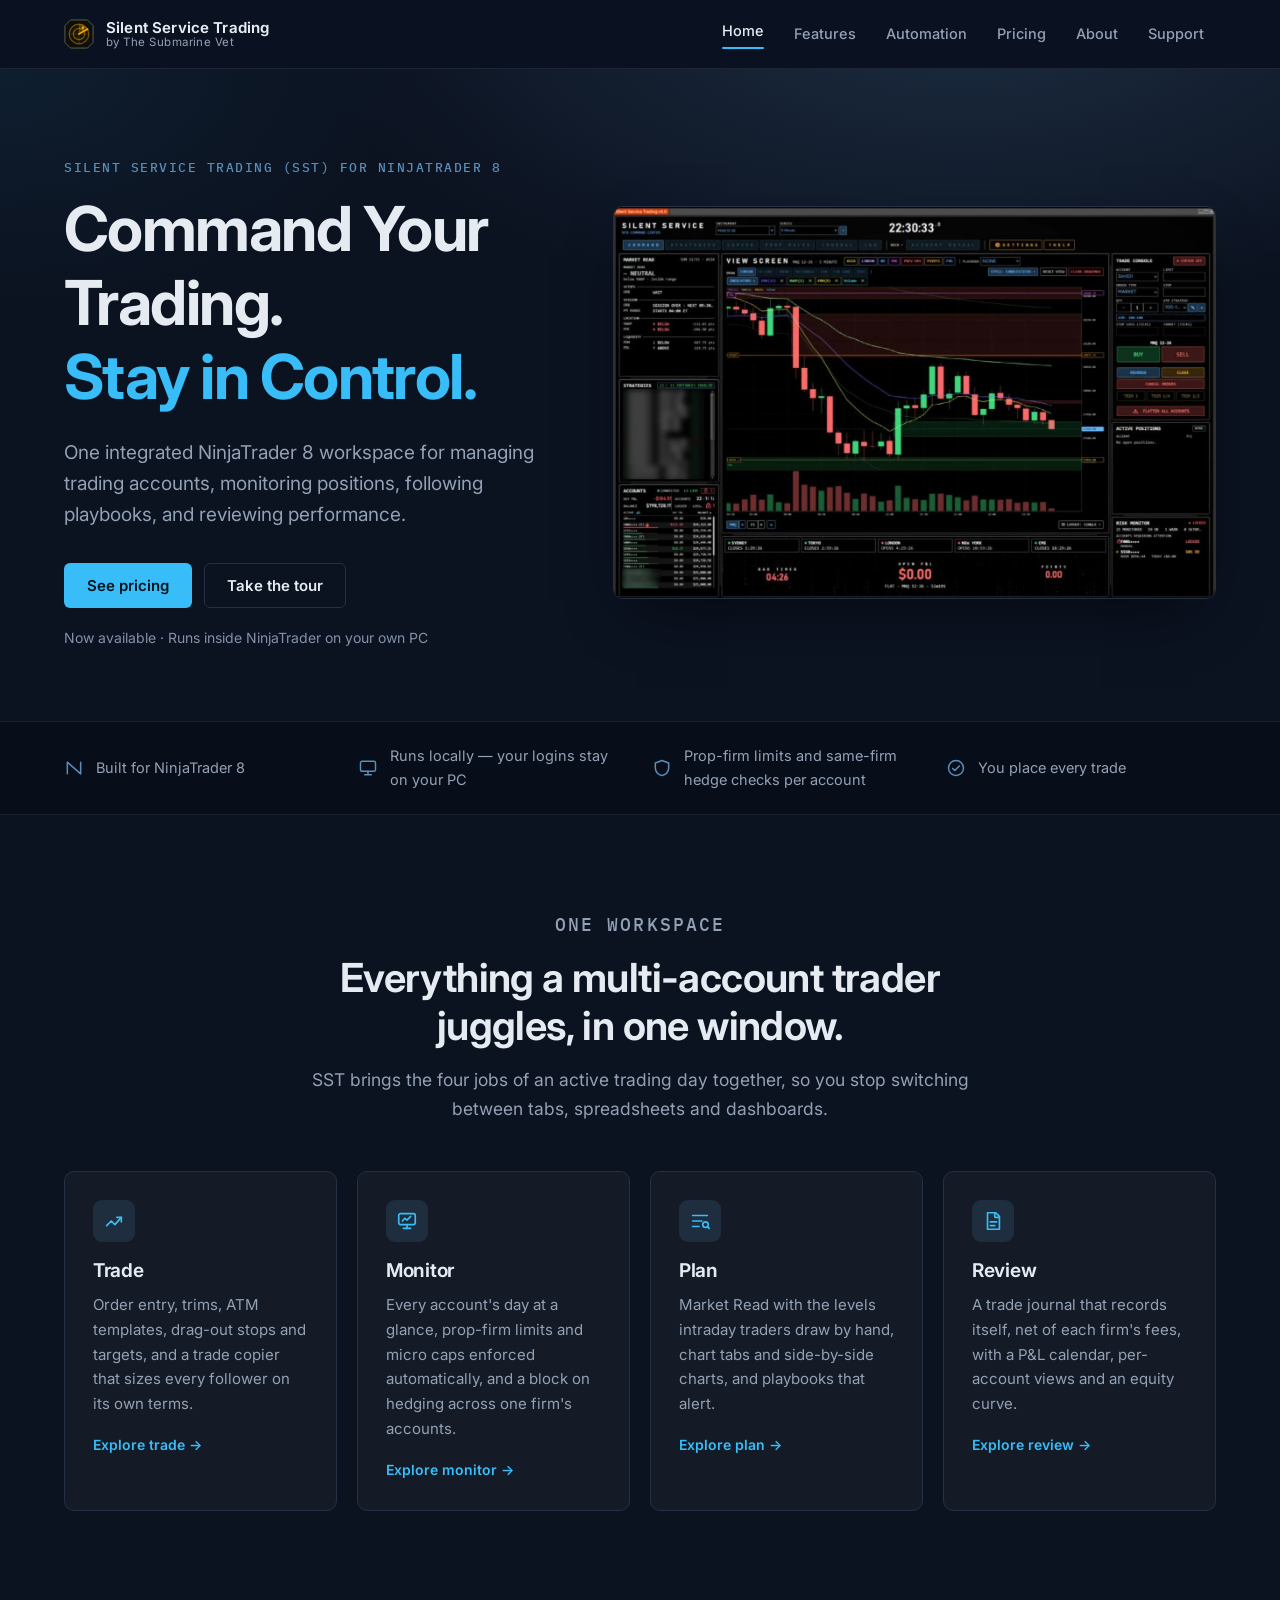
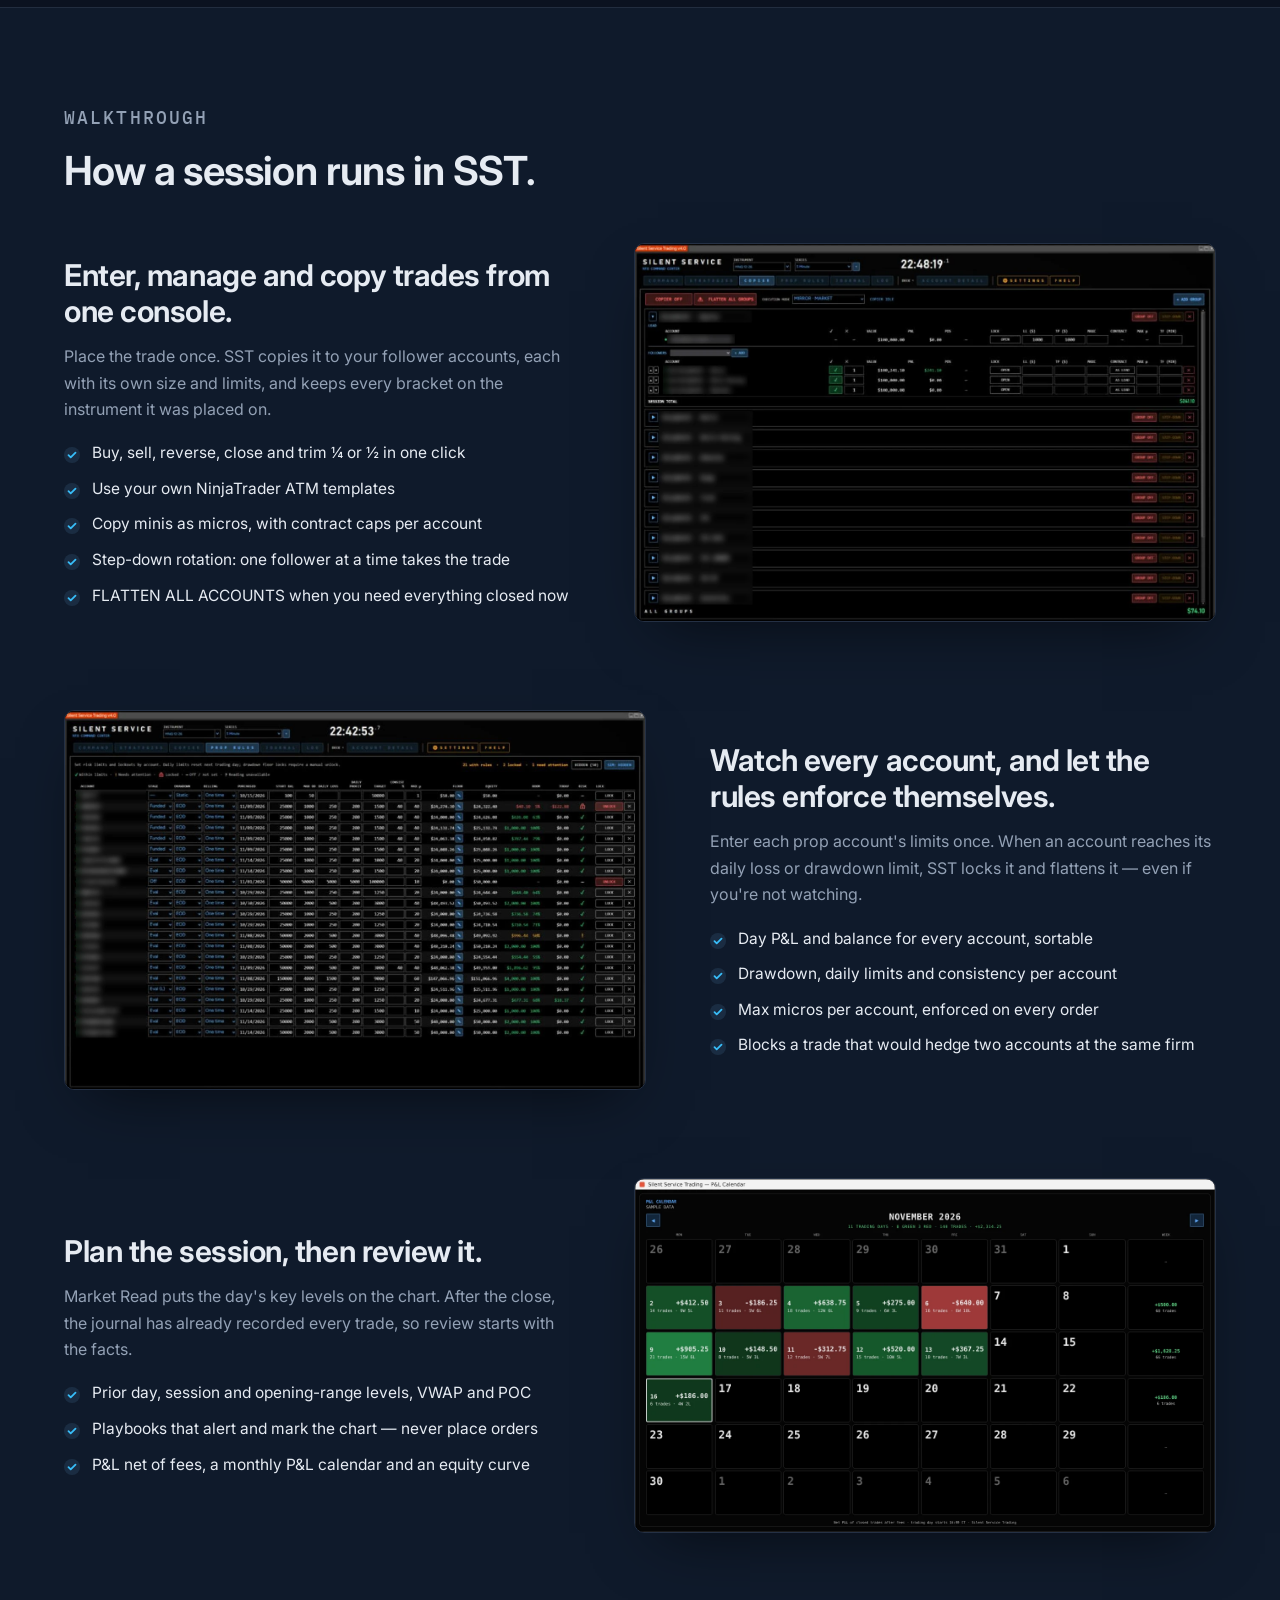
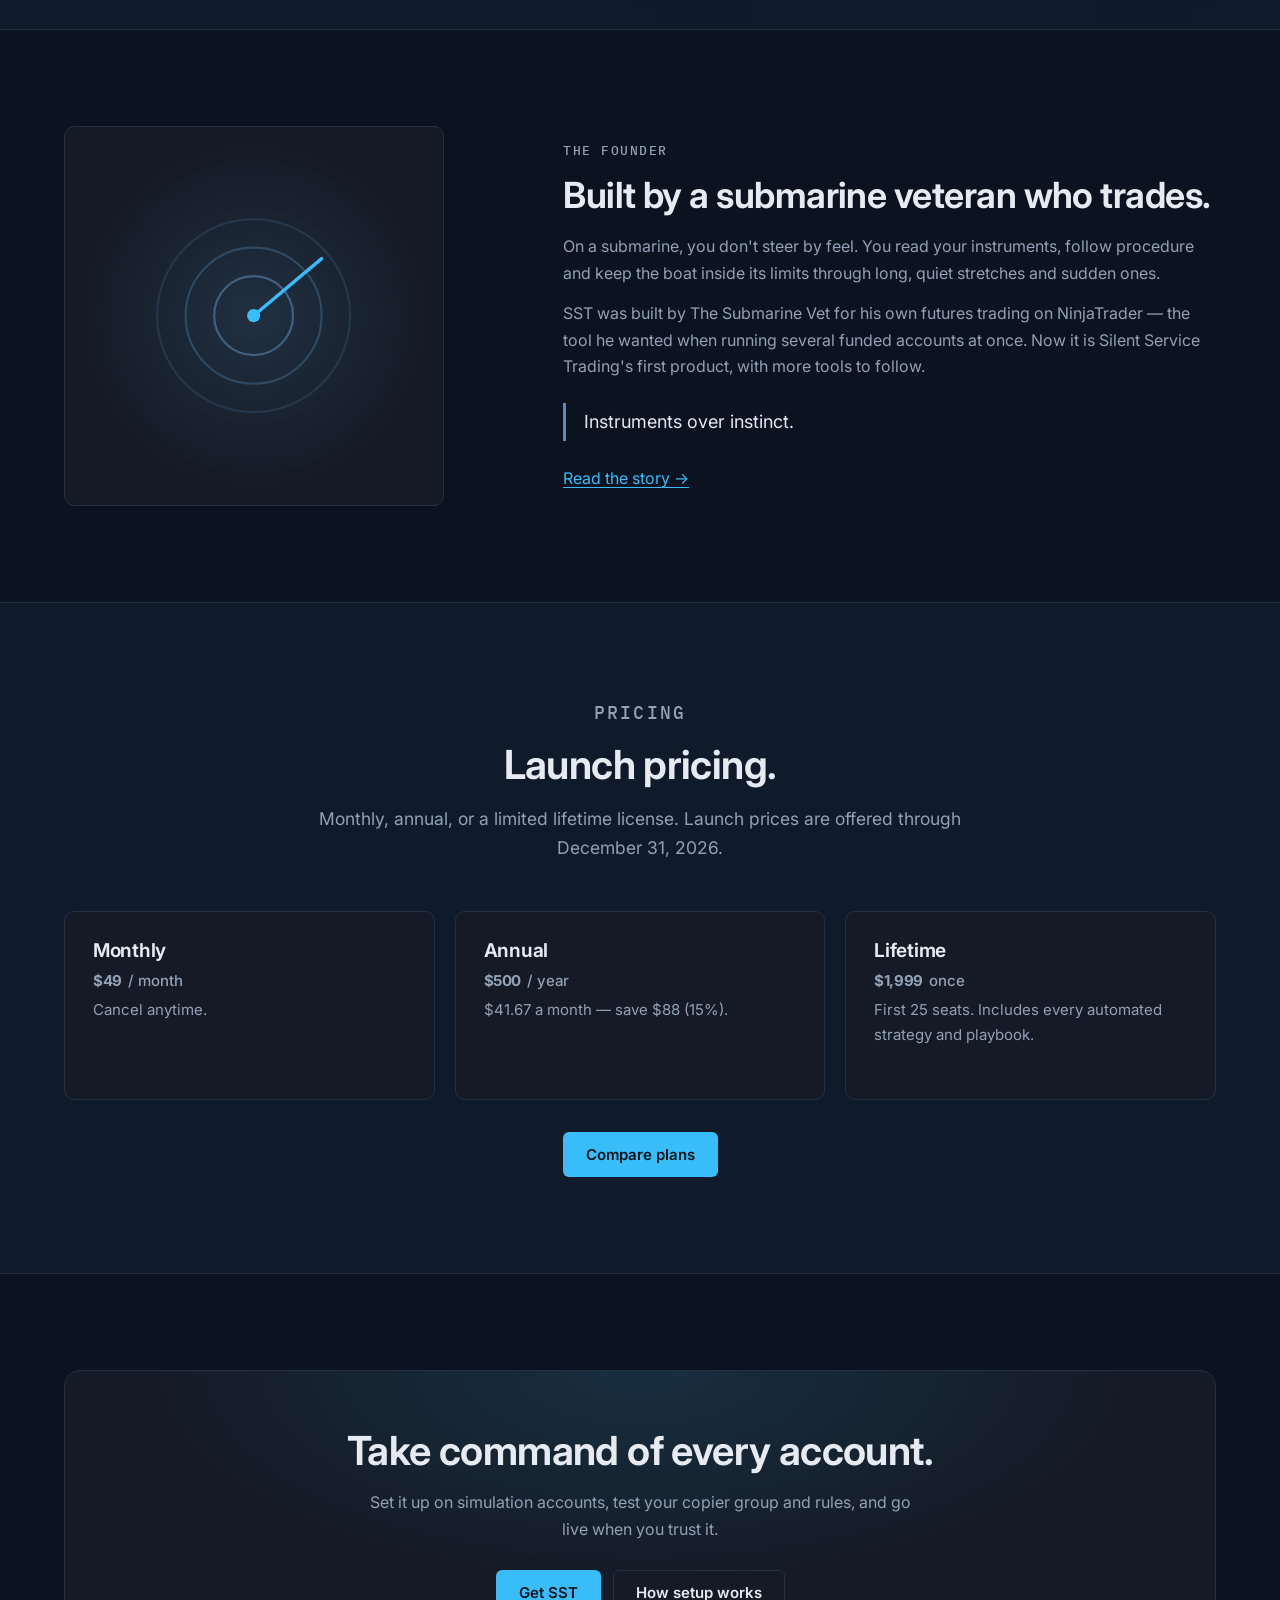
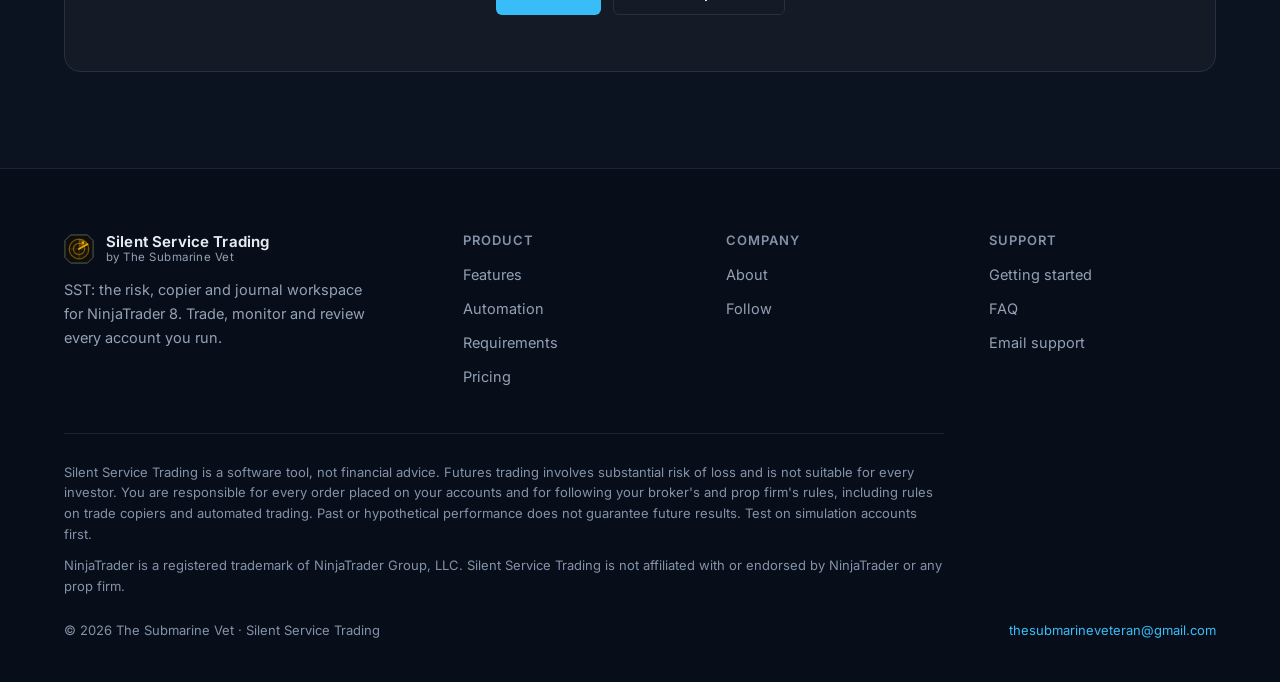
<file: index.html>
<!doctype html>
<html lang="en">
<head>
<meta charset="utf-8">
<meta name="viewport" content="width=device-width, initial-scale=1">
<title>Silent Service Trading (SST) — risk and copier workspace for NinjaTrader 8</title>
<meta name="description" content="Silent Service Trading (SST) for NinjaTrader 8: trade copier, prop-firm rules, Trade Console and a self-filling trade journal for traders running several accounts.">
<link rel="canonical" href="https://silentservicetrading.com/">
<meta name="theme-color" content="#0B1220">
<meta property="og:type" content="website">
<meta property="og:site_name" content="Silent Service Trading">
<meta property="og:title" content="Silent Service Trading (SST) — risk and copier workspace for NinjaTrader 8">
<meta property="og:description" content="Silent Service Trading (SST) for NinjaTrader 8: trade copier, prop-firm rules, Trade Console and a self-filling trade journal for traders running several accounts.">
<meta property="og:url" content="https://silentservicetrading.com/">
<meta name="twitter:card" content="summary">
<link rel="icon" href="/assets/img/favicon.svg" type="image/svg+xml">
<link rel="icon" href="/assets/img/favicon-32.png" sizes="32x32" type="image/png">
<link rel="apple-touch-icon" href="/assets/img/apple-touch-icon.png">
<link rel="manifest" href="/site.webmanifest">
<link rel="preconnect" href="https://fonts.googleapis.com">
<link rel="preconnect" href="https://fonts.gstatic.com" crossorigin>
<link href="https://fonts.googleapis.com/css2?family=IBM+Plex+Mono:wght@400;500&family=Inter:wght@400;500;600;650;700&display=swap" rel="stylesheet">
<link rel="stylesheet" href="/assets/site.css?v=ae870fbe">
<script src="/assets/site.js?v=ae870fbe" defer></script>
<script type="application/ld+json">{"@context":"https://schema.org","@graph":[{"@type":"Organization","name":"Silent Service Trading","url":"https://silentservicetrading.com/","parentOrganization":{"@type":"Organization","name":"The Submarine Vet"},"email":"thesubmarineveteran@gmail.com","sameAs":["https://x.com/SilentSvcTrade","https://www.youtube.com/@SilentServiceTrading","https://www.instagram.com/silentservicetrading","https://www.facebook.com/thesubmarinevet","https://www.tiktok.com/@silentservicetrading","https://www.threads.net/@silentservicetrading","https://www.tradingview.com/u/thesubmarinevet/"]},{"@type":"SoftwareApplication","name":"Silent Service Trading","applicationCategory":"FinanceApplication","operatingSystem":"Windows (NinjaTrader 8)","url":"https://silentservicetrading.com/command-center/","offers":[{"@type":"Offer","name":"Monthly","price":"49.00","priceCurrency":"USD","url":"https://silentservicetrading.com/pricing/"},{"@type":"Offer","name":"Annual","price":"500.00","priceCurrency":"USD","url":"https://silentservicetrading.com/pricing/"},{"@type":"Offer","name":"Lifetime","price":"1999.00","priceCurrency":"USD","url":"https://silentservicetrading.com/pricing/"}]}]}</script>
</head>
<body>
<a class="skip" href="#main">Skip to content</a>
<header class="site-header">
  <div class="wrap">
    <a class="logo" href="/" aria-label="Silent Service Trading — home">
      <svg class="logo-mark" viewBox="0 0 64 64" aria-hidden="true" focusable="false">
  <path d="M14 2 H50 L62 14 V50 L50 62 H14 L2 50 V14 Z" fill="#0E0F0C" stroke="#5C6352" stroke-width="2"/>
  <circle cx="32" cy="32" r="21" fill="#17140A" stroke="#F2A900" stroke-opacity="0.45" stroke-width="2.5"/>
  <circle cx="32" cy="32" r="12" fill="none" stroke="#F2A900" stroke-opacity="0.45" stroke-width="2.5"/>
  <path d="M32 11 V53 M11 32 H53" stroke="#F2A900" stroke-opacity="0.25" stroke-width="1.5"/>
  <path d="M32 32 L32 11 A21 21 0 0 1 50.2 21.5 Z" fill="#F2A900" fill-opacity="0.28"/>
  <path d="M32 32 L50.2 21.5" stroke="#F2A900" stroke-width="3.5" stroke-linecap="square"/>
  <rect x="38" y="16" width="5" height="5" fill="#F2A900"/>
</svg>
      <span class="logo-text"><strong>Silent Service Trading</strong><span>by The Submarine Vet</span></span>
    </a>
    <button class="menu-btn" type="button" aria-expanded="false" aria-controls="site-nav">Menu</button>
    <nav class="nav" id="site-nav" aria-label="Main">
      <a href="/" aria-current="page">Home</a>
      <a href="/command-center/">Features</a>
      <a href="/automation/">Automation</a>
      <a href="/pricing/">Pricing</a>
      <a href="/about/">About</a>
      <a href="/support/">Support</a>
    </nav>
  </div>
</header>
<main id="main">
<section class="hero">
  <div class="wrap hero-grid">
    <div>
      <p class="eyebrow">Silent Service Trading (SST) for NinjaTrader&nbsp;8</p>
      <h1>Command Your Trading.<br><span class="accent">Stay in Control.</span></h1>
      <p class="lead">One integrated NinjaTrader&nbsp;8 workspace for managing trading accounts, monitoring positions, following playbooks, and reviewing performance.</p>
      <div class="btn-row">
        <a class="btn btn-primary" href="/pricing/">See pricing</a>
        <a class="btn btn-secondary" href="/command-center/">Take the tour</a>
      </div>
      <p class="hero-note">Now available · Runs inside NinjaTrader on your own PC</p>
    </div>
    <div>
<figure class="shot shot-real">
  <button class="zoom" type="button" aria-label="Enlarge image: SST View Screen: a 5-minute MNQ chart with session, pivot and POC levels beside the Trade Console">
    <img src="/assets/img/cc-workspace.webp" alt="SST View Screen: a 5-minute MNQ chart with session, pivot and POC levels beside the Trade Console" width="1372" height="893" fetchpriority="high" decoding="async">
    <span class="zoom-hint" aria-hidden="true"><svg viewBox="0 0 24 24" width="16" height="16" fill="none" stroke="currentColor" stroke-width="2" stroke-linecap="round"><circle cx="11" cy="11" r="7"/><path d="M20 20l-4-4M11 8v6M8 11h6"/></svg>Click to enlarge</span>
  </button>
</figure>
    </div>
  </div>
</section>

<section class="strip" aria-label="Highlights">
  <div class="wrap">
    <ul>
      <li><svg viewBox="0 0 24 24" fill="none" stroke="currentColor" stroke-width="1.8" stroke-linecap="round" stroke-linejoin="round" aria-hidden="true"><path d="M4 19V5l16 14V5"/></svg>Built for NinjaTrader&nbsp;8</li>
      <li><svg viewBox="0 0 24 24" fill="none" stroke="currentColor" stroke-width="1.8" stroke-linecap="round" stroke-linejoin="round" aria-hidden="true"><rect x="3" y="4" width="18" height="12" rx="2"/><path d="M8 20h8M12 16v4"/></svg>Runs locally — your logins stay on your PC</li>
      <li><svg viewBox="0 0 24 24" fill="none" stroke="currentColor" stroke-width="1.8" stroke-linecap="round" stroke-linejoin="round" aria-hidden="true"><path d="M12 3l8 3v6c0 4.5-3.4 8.3-8 9-4.6-.7-8-4.5-8-9V6z"/></svg>Prop-firm limits and same-firm hedge checks per account</li>
      <li><svg viewBox="0 0 24 24" fill="none" stroke="currentColor" stroke-width="1.8" stroke-linecap="round" stroke-linejoin="round" aria-hidden="true"><circle cx="12" cy="12" r="9"/><path d="M8 12.5l2.5 2.5L16 9.5"/></svg>You place every trade</li>
    </ul>
  </div>
</section>

<section class="section">
  <div class="wrap">
    <div class="section-head center">
      <p class="eyebrow">One workspace</p>
      <h2>Everything a multi-account trader juggles, in one window.</h2>
      <p>SST brings the four jobs of an active trading day together, so you stop switching between tabs, spreadsheets and dashboards.</p>
    </div>
    <div class="grid-4">
      <a class="card" href="/command-center/#trade">
        <div class="icon"><svg viewBox="0 0 24 24" fill="none" stroke="currentColor" stroke-width="1.8" stroke-linecap="round" stroke-linejoin="round" aria-hidden="true"><path d="M4 17l5-5 4 4 7-8"/><path d="M15 8h5v5"/></svg></div>
        <h3>Trade</h3>
        <p>Order entry, trims, ATM templates, drag-out stops and targets, and a trade copier that sizes every follower on its own terms.</p>
        <span class="more">Explore trade &rarr;</span>
      </a>
      <a class="card" href="/command-center/#monitor">
        <div class="icon"><svg viewBox="0 0 24 24" fill="none" stroke="currentColor" stroke-width="1.8" stroke-linecap="round" stroke-linejoin="round" aria-hidden="true"><rect x="3" y="4" width="18" height="12" rx="2"/><path d="M8 20h8M12 16v4"/><path d="M7 12l2.5-3 2.5 2 4-4"/></svg></div>
        <h3>Monitor</h3>
        <p>Every account's day at a glance, prop-firm limits and micro caps enforced automatically, and a block on hedging across one firm's accounts.</p>
        <span class="more">Explore monitor &rarr;</span>
      </a>
      <a class="card" href="/command-center/#plan">
        <div class="icon"><svg viewBox="0 0 24 24" fill="none" stroke="currentColor" stroke-width="1.8" stroke-linecap="round" stroke-linejoin="round" aria-hidden="true"><path d="M4 6h16M4 12h10M4 18h7"/><circle cx="18" cy="16" r="3"/><path d="M20.2 18.2L22 20"/></svg></div>
        <h3>Plan</h3>
        <p>Market Read with the levels intraday traders draw by hand, chart tabs and side-by-side charts, and playbooks that alert.</p>
        <span class="more">Explore plan &rarr;</span>
      </a>
      <a class="card" href="/command-center/#review">
        <div class="icon"><svg viewBox="0 0 24 24" fill="none" stroke="currentColor" stroke-width="1.8" stroke-linecap="round" stroke-linejoin="round" aria-hidden="true"><path d="M6 3h9l4 4v14H6z"/><path d="M14 3v5h5"/><path d="M9 13h7M9 17h5"/></svg></div>
        <h3>Review</h3>
        <p>A trade journal that records itself, net of each firm's fees, with a P&amp;L calendar, per-account views and an equity curve.</p>
        <span class="more">Explore review &rarr;</span>
      </a>
    </div>
  </div>
</section>

<section class="section section-alt">
  <div class="wrap">
    <div class="section-head">
      <p class="eyebrow">Walkthrough</p>
      <h2>How a session runs in SST.</h2>
    </div>

    <div class="row">
      <div>
        <h3>Enter, manage and copy trades from one console.</h3>
        <p>Place the trade once. SST copies it to your follower accounts, each with its own size and limits, and keeps every bracket on the instrument it was placed on.</p>
        <ul class="checks">
          <li>Buy, sell, reverse, close and trim ¼ or ½ in one click</li>
          <li>Use your own NinjaTrader ATM templates</li>
          <li>Copy minis as micros, with contract caps per account</li>
          <li>Step-down rotation: one follower at a time takes the trade</li>
          <li>FLATTEN ALL ACCOUNTS when you need everything closed now</li>
        </ul>
      </div>
<figure class="shot shot-real">
  <button class="zoom" type="button" aria-label="Enlarge image: Copier tab: a lead account copied to several follower accounts, each with its own size, lock and limits (group and account names blurred)">
    <img src="/assets/img/cc-trade.webp" alt="Copier tab: a lead account copied to several follower accounts, each with its own size, lock and limits (group and account names blurred)" width="1372" height="893" loading="lazy" decoding="async">
    <span class="zoom-hint" aria-hidden="true"><svg viewBox="0 0 24 24" width="16" height="16" fill="none" stroke="currentColor" stroke-width="2" stroke-linecap="round"><circle cx="11" cy="11" r="7"/><path d="M20 20l-4-4M11 8v6M8 11h6"/></svg>Click to enlarge</span>
  </button>
</figure>
    </div>

    <div class="row flip">
      <div>
        <h3>Watch every account, and let the rules enforce themselves.</h3>
        <p>Enter each prop account's limits once. When an account reaches its daily loss or drawdown limit, SST locks it and flattens it — even if you're not watching.</p>
        <ul class="checks">
          <li>Day P&amp;L and balance for every account, sortable</li>
          <li>Drawdown, daily limits and consistency per account</li>
          <li>Max micros per account, enforced on every order</li>
          <li>Blocks a trade that would hedge two accounts at the same firm</li>
        </ul>
      </div>
<figure class="shot shot-real">
  <button class="zoom" type="button" aria-label="Enlarge image: Prop Rules tab: stage, drawdown, daily limits, room left and status for every account (account names blurred)">
    <img src="/assets/img/cc-monitor.webp" alt="Prop Rules tab: stage, drawdown, daily limits, room left and status for every account (account names blurred)" width="1372" height="893" loading="lazy" decoding="async">
    <span class="zoom-hint" aria-hidden="true"><svg viewBox="0 0 24 24" width="16" height="16" fill="none" stroke="currentColor" stroke-width="2" stroke-linecap="round"><circle cx="11" cy="11" r="7"/><path d="M20 20l-4-4M11 8v6M8 11h6"/></svg>Click to enlarge</span>
  </button>
</figure>
    </div>

    <div class="row">
      <div>
        <h3>Plan the session, then review it.</h3>
        <p>Market Read puts the day's key levels on the chart. After the close, the journal has already recorded every trade, so review starts with the facts.</p>
        <ul class="checks">
          <li>Prior day, session and opening-range levels, VWAP and POC</li>
          <li>Playbooks that alert and mark the chart — never place orders</li>
          <li>P&amp;L net of fees, a monthly P&amp;L calendar and an equity curve</li>
        </ul>
      </div>
<figure class="shot shot-real">
  <button class="zoom" type="button" aria-label="Enlarge image: P&amp;L calendar: net result, trades and wins / losses for each day, with weekly totals (sample data)">
    <img src="/assets/img/cc-plan-review.webp" alt="P&amp;L calendar: net result, trades and wins / losses for each day, with weekly totals (sample data)" width="1378" height="838" loading="lazy" decoding="async">
    <span class="zoom-hint" aria-hidden="true"><svg viewBox="0 0 24 24" width="16" height="16" fill="none" stroke="currentColor" stroke-width="2" stroke-linecap="round"><circle cx="11" cy="11" r="7"/><path d="M20 20l-4-4M11 8v6M8 11h6"/></svg>Click to enlarge</span>
  </button>
</figure>
    </div>
  </div>
</section>

<section class="section">
  <div class="wrap founder">
    <div class="founder-mark" aria-hidden="true">
      <svg viewBox="0 0 200 200">
        <circle cx="100" cy="100" r="88" fill="none" stroke="#5B8DB8" stroke-opacity=".18" stroke-width="2"/>
        <circle cx="100" cy="100" r="62" fill="none" stroke="#5B8DB8" stroke-opacity=".32" stroke-width="2"/>
        <circle cx="100" cy="100" r="36" fill="none" stroke="#5B8DB8" stroke-opacity=".55" stroke-width="2"/>
        <path d="M100 100 L162 48" stroke="#38BDF8" stroke-width="3" stroke-linecap="round"/>
        <circle cx="100" cy="100" r="6" fill="#38BDF8"/>
      </svg>
    </div>
    <div>
      <p class="eyebrow">The founder</p>
      <h2>Built by a submarine veteran who trades.</h2>
      <p>On a submarine, you don't steer by feel. You read your instruments, follow procedure and keep the boat inside its limits through long, quiet stretches and sudden ones.</p>
      <p>SST was built by The Submarine Vet for his own futures trading on NinjaTrader — the tool he wanted when running several funded accounts at once. Now it is Silent Service Trading's first product, with more tools to follow.</p>
      <blockquote class="quote">Instruments over instinct.</blockquote>
      <p style="margin-top:24px"><a href="/about/">Read the story &rarr;</a></p>
    </div>
  </div>
</section>

<section class="section section-alt">
  <div class="wrap">
    <div class="section-head center">
      <p class="eyebrow">Pricing</p>
      <h2>Launch pricing.</h2>
      <p>Monthly, annual, or a limited lifetime license. Launch prices are offered through December&nbsp;31, 2026.</p>
    </div>
    <div class="grid-3">
      <div class="card"><h3>Monthly</h3><p class="price">$49<small>/ month</small></p><p class="price-note">Cancel anytime.</p></div>
      <div class="card"><h3>Annual</h3><p class="price">$500<small>/ year</small></p><p class="price-note">$41.67 a month — save $88 (15%).</p></div>
      <div class="card"><h3>Lifetime</h3><p class="price">$1,999<small>once</small></p><p class="price-note">First 25 seats. Includes every automated strategy and playbook.</p></div>
    </div>
    <div class="btn-row" style="justify-content:center;margin-top:32px"><a class="btn btn-primary" href="/pricing/">Compare plans</a></div>
  </div>
</section>

<section class="section">
  <div class="wrap">
    <div class="cta">
      <h2>Take command of every account.</h2>
      <p>Set it up on simulation accounts, test your copier group and rules, and go live when you trust it.</p>
      <div class="btn-row">
        <a class="btn btn-primary" href="/pricing/">Get SST</a>
        <a class="btn btn-secondary" href="/support/#getting-started">How setup works</a>
      </div>
    </div>
  </div>
</section>
</main>
<footer class="site-footer">
  <div class="wrap">
    <div class="foot-grid">
      <div class="foot-brand">
        <a class="logo" href="/" aria-label="Silent Service Trading — home"><svg class="logo-mark" viewBox="0 0 64 64" aria-hidden="true" focusable="false">
  <path d="M14 2 H50 L62 14 V50 L50 62 H14 L2 50 V14 Z" fill="#0E0F0C" stroke="#5C6352" stroke-width="2"/>
  <circle cx="32" cy="32" r="21" fill="#17140A" stroke="#F2A900" stroke-opacity="0.45" stroke-width="2.5"/>
  <circle cx="32" cy="32" r="12" fill="none" stroke="#F2A900" stroke-opacity="0.45" stroke-width="2.5"/>
  <path d="M32 11 V53 M11 32 H53" stroke="#F2A900" stroke-opacity="0.25" stroke-width="1.5"/>
  <path d="M32 32 L32 11 A21 21 0 0 1 50.2 21.5 Z" fill="#F2A900" fill-opacity="0.28"/>
  <path d="M32 32 L50.2 21.5" stroke="#F2A900" stroke-width="3.5" stroke-linecap="square"/>
  <rect x="38" y="16" width="5" height="5" fill="#F2A900"/>
</svg><span class="logo-text"><strong>Silent Service Trading</strong><span>by The Submarine Vet</span></span></a>
        <p>SST: the risk, copier and journal workspace for NinjaTrader&nbsp;8. Trade, monitor and review every account you run.</p>
      </div>
      <div class="foot-col">
        <h2>Product</h2>
        <ul>
          <li><a href="/command-center/">Features</a></li>
          <li><a href="/automation/">Automation</a></li>
          <li><a href="/command-center/#requirements">Requirements</a></li>
          <li><a href="/pricing/">Pricing</a></li>
        </ul>
      </div>
      <div class="foot-col">
        <h2>Company</h2>
        <ul>
          <li><a href="/about/">About</a></li>
          <li><a href="/about/#follow">Follow</a></li>
        </ul>
      </div>
      <div class="foot-col">
        <h2>Support</h2>
        <ul>
          <li><a href="/support/#getting-started">Getting started</a></li>
          <li><a href="/support/#faq">FAQ</a></li>
          <li><a href="mailto:thesubmarineveteran@gmail.com">Email support</a></li>
        </ul>
      </div>
    </div>
    <p class="disclaimer">Silent Service Trading is a software tool, not financial advice. Futures trading involves substantial risk of loss and is not suitable for every investor. You are responsible for every order placed on your accounts and for following your broker's and prop firm's rules, including rules on trade copiers and automated trading. Past or hypothetical performance does not guarantee future results. Test on simulation accounts first.</p>
    <p class="disclaimer">NinjaTrader is a registered trademark of NinjaTrader Group, LLC. Silent Service Trading is not affiliated with or endorsed by NinjaTrader or any prop firm.</p>
    <div class="foot-bottom">
      <span>&copy; <span data-year>2026</span> The Submarine Vet · Silent Service Trading</span>
      <a href="mailto:thesubmarineveteran@gmail.com">thesubmarineveteran@gmail.com</a>
    </div>
  </div>
</footer>
</body>
</html>
</file>
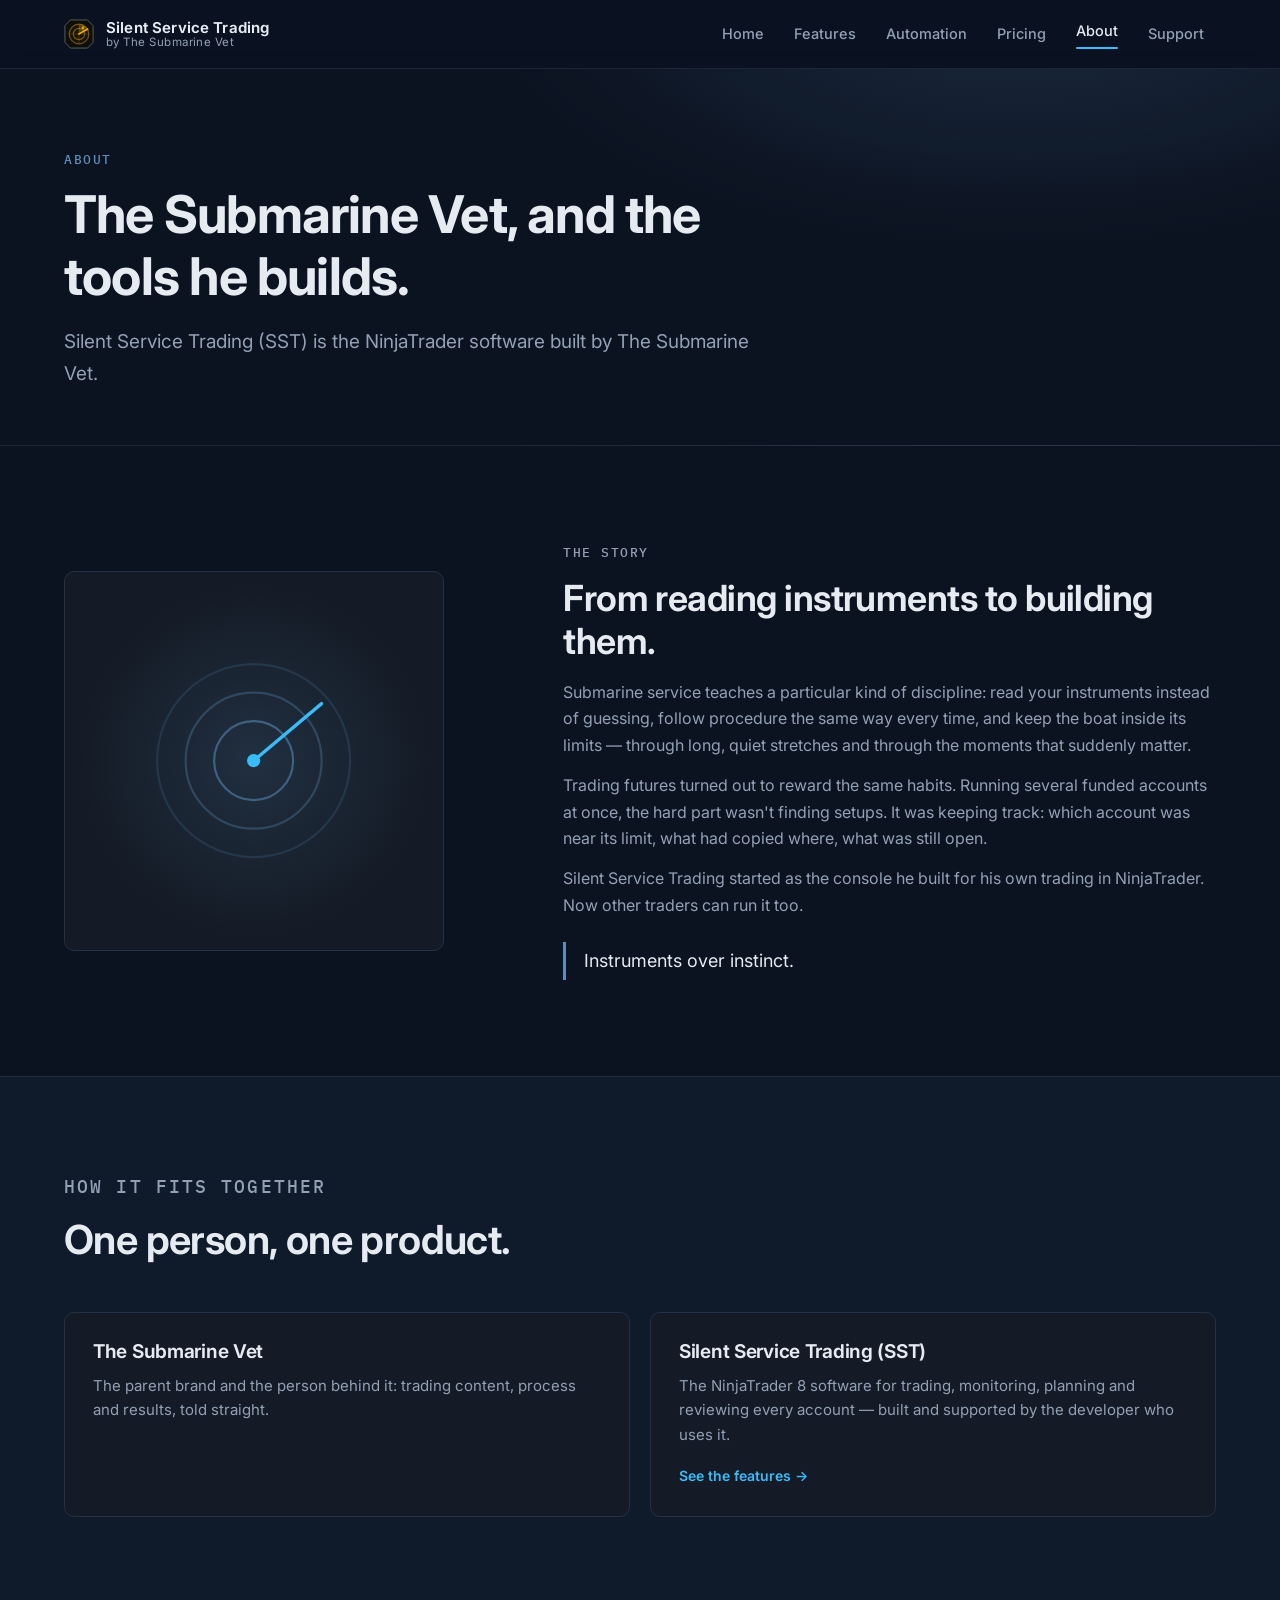
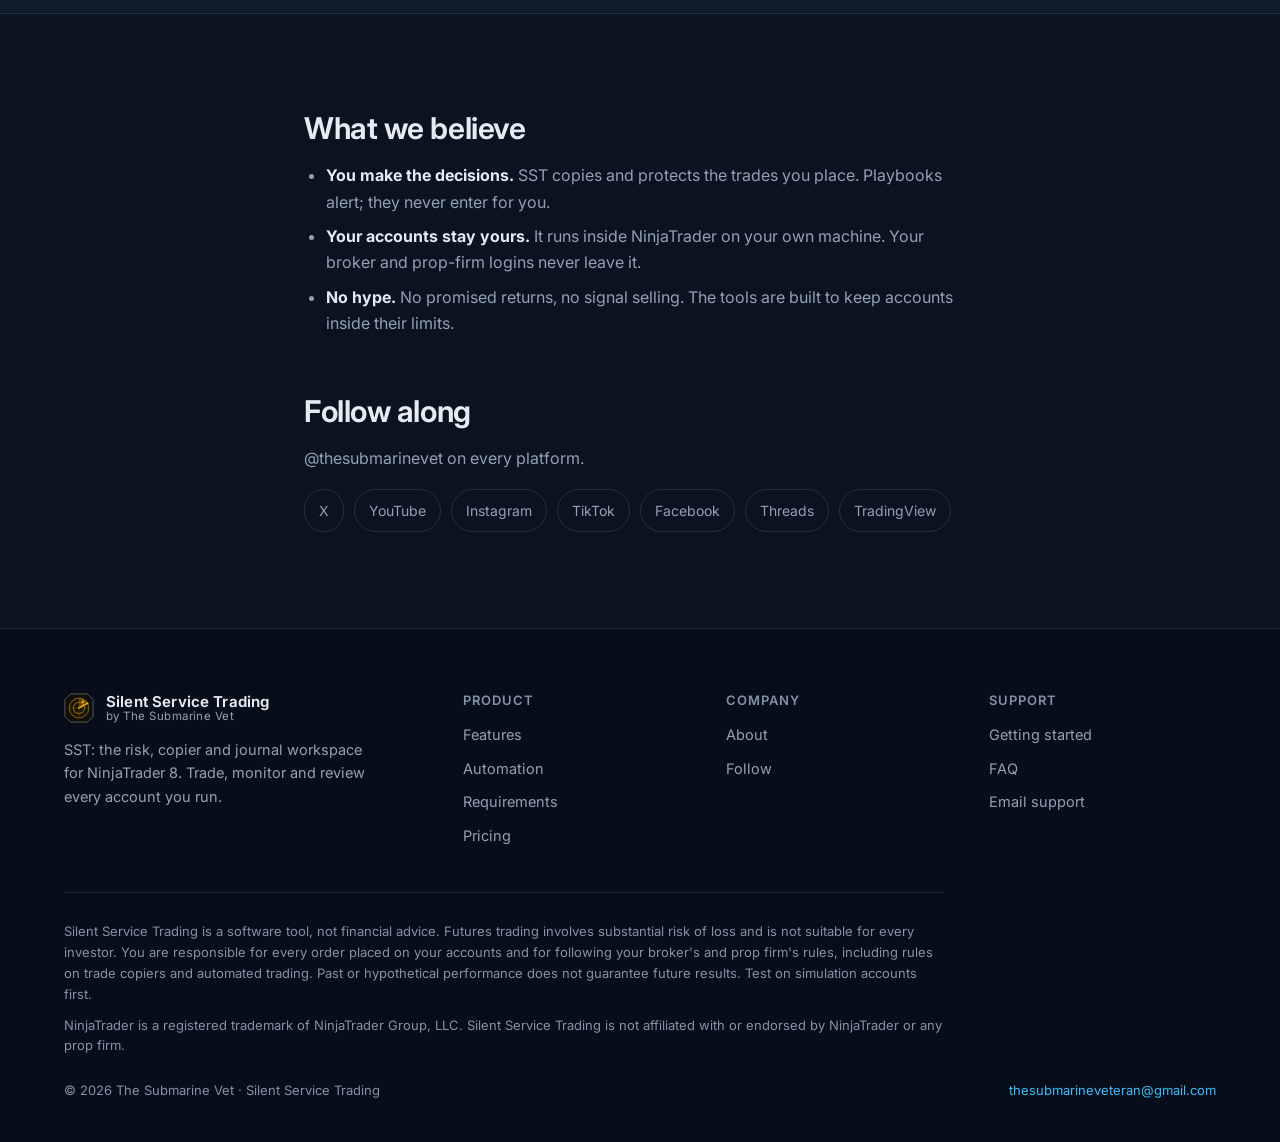
<file: about/index.html>
<!doctype html>
<html lang="en">
<head>
<meta charset="utf-8">
<meta name="viewport" content="width=device-width, initial-scale=1">
<title>About — The Submarine Vet | Silent Service Trading</title>
<meta name="description" content="Silent Service Trading is the software platform of The Submarine Vet, a submarine veteran who trades futures and built SST for NinjaTrader 8.">
<link rel="canonical" href="https://silentservicetrading.com/about/">
<meta name="theme-color" content="#0B1220">
<meta property="og:type" content="website">
<meta property="og:site_name" content="Silent Service Trading">
<meta property="og:title" content="About — The Submarine Vet | Silent Service Trading">
<meta property="og:description" content="Silent Service Trading is the software platform of The Submarine Vet, a submarine veteran who trades futures and built SST for NinjaTrader 8.">
<meta property="og:url" content="https://silentservicetrading.com/about/">
<meta name="twitter:card" content="summary">
<link rel="icon" href="/assets/img/favicon.svg" type="image/svg+xml">
<link rel="icon" href="/assets/img/favicon-32.png" sizes="32x32" type="image/png">
<link rel="apple-touch-icon" href="/assets/img/apple-touch-icon.png">
<link rel="manifest" href="/site.webmanifest">
<link rel="preconnect" href="https://fonts.googleapis.com">
<link rel="preconnect" href="https://fonts.gstatic.com" crossorigin>
<link href="https://fonts.googleapis.com/css2?family=IBM+Plex+Mono:wght@400;500&family=Inter:wght@400;500;600;650;700&display=swap" rel="stylesheet">
<link rel="stylesheet" href="/assets/site.css?v=ae870fbe">
<script src="/assets/site.js?v=ae870fbe" defer></script>
</head>
<body>
<a class="skip" href="#main">Skip to content</a>
<header class="site-header">
  <div class="wrap">
    <a class="logo" href="/" aria-label="Silent Service Trading — home">
      <svg class="logo-mark" viewBox="0 0 64 64" aria-hidden="true" focusable="false">
  <path d="M14 2 H50 L62 14 V50 L50 62 H14 L2 50 V14 Z" fill="#0E0F0C" stroke="#5C6352" stroke-width="2"/>
  <circle cx="32" cy="32" r="21" fill="#17140A" stroke="#F2A900" stroke-opacity="0.45" stroke-width="2.5"/>
  <circle cx="32" cy="32" r="12" fill="none" stroke="#F2A900" stroke-opacity="0.45" stroke-width="2.5"/>
  <path d="M32 11 V53 M11 32 H53" stroke="#F2A900" stroke-opacity="0.25" stroke-width="1.5"/>
  <path d="M32 32 L32 11 A21 21 0 0 1 50.2 21.5 Z" fill="#F2A900" fill-opacity="0.28"/>
  <path d="M32 32 L50.2 21.5" stroke="#F2A900" stroke-width="3.5" stroke-linecap="square"/>
  <rect x="38" y="16" width="5" height="5" fill="#F2A900"/>
</svg>
      <span class="logo-text"><strong>Silent Service Trading</strong><span>by The Submarine Vet</span></span>
    </a>
    <button class="menu-btn" type="button" aria-expanded="false" aria-controls="site-nav">Menu</button>
    <nav class="nav" id="site-nav" aria-label="Main">
      <a href="/">Home</a>
      <a href="/command-center/">Features</a>
      <a href="/automation/">Automation</a>
      <a href="/pricing/">Pricing</a>
      <a href="/about/" aria-current="page">About</a>
      <a href="/support/">Support</a>
    </nav>
  </div>
</header>
<main id="main">
<section class="page-hero">
  <div class="wrap">
    <p class="eyebrow">About</p>
    <h1>The Submarine Vet, and the tools he builds.</h1>
    <p class="lead">Silent Service Trading (SST) is the NinjaTrader software built by The Submarine Vet.</p>
  </div>
</section>

<section class="section">
  <div class="wrap founder">
    <div class="founder-mark" aria-hidden="true">
      <!-- FOUNDER PHOTO TO ADD (optional): replace this block with <img src="/assets/img/founder.jpg" alt="..."> -->
      <svg viewBox="0 0 200 200">
        <circle cx="100" cy="100" r="88" fill="none" stroke="#5B8DB8" stroke-opacity=".18" stroke-width="2"/>
        <circle cx="100" cy="100" r="62" fill="none" stroke="#5B8DB8" stroke-opacity=".32" stroke-width="2"/>
        <circle cx="100" cy="100" r="36" fill="none" stroke="#5B8DB8" stroke-opacity=".55" stroke-width="2"/>
        <path d="M100 100 L162 48" stroke="#38BDF8" stroke-width="3" stroke-linecap="round"/>
        <circle cx="100" cy="100" r="6" fill="#38BDF8"/>
      </svg>
    </div>
    <div>
      <p class="eyebrow">The story</p>
      <h2>From reading instruments to building them.</h2>
      <!-- FOUNDER DETAILS TO ADD: boat / rate, years served, how trading started. Keep it plain and specific. -->
      <p>Submarine service teaches a particular kind of discipline: read your instruments instead of guessing, follow procedure the same way every time, and keep the boat inside its limits — through long, quiet stretches and through the moments that suddenly matter.</p>
      <p>Trading futures turned out to reward the same habits. Running several funded accounts at once, the hard part wasn't finding setups. It was keeping track: which account was near its limit, what had copied where, what was still open.</p>
      <p>Silent Service Trading started as the console he built for his own trading in NinjaTrader. Now other traders can run it too.</p>
      <blockquote class="quote">Instruments over instinct.</blockquote>
    </div>
  </div>
</section>

<section class="section section-alt">
  <div class="wrap">
    <div class="section-head">
      <p class="eyebrow">How it fits together</p>
      <h2>One person, one product.</h2>
    </div>
    <div class="grid-2">
      <div class="card"><h3>The Submarine Vet</h3><p>The parent brand and the person behind it: trading content, process and results, told straight.</p></div>
      <a class="card" href="/command-center/"><h3>Silent Service Trading (SST)</h3><p>The NinjaTrader&nbsp;8 software for trading, monitoring, planning and reviewing every account — built and supported by the developer who uses it.</p><span class="more">See the features &rarr;</span></a>
    </div>
  </div>
</section>

<section class="section">
  <div class="wrap prose">
    <h2>What we believe</h2>
    <ul>
      <li><strong>You make the decisions.</strong> SST copies and protects the trades you place. Playbooks alert; they never enter for you.</li>
      <li><strong>Your accounts stay yours.</strong> It runs inside NinjaTrader on your own machine. Your broker and prop-firm logins never leave it.</li>
      <li><strong>No hype.</strong> No promised returns, no signal selling. The tools are built to keep accounts inside their limits.</li>
    </ul>
    <h2 id="follow" style="scroll-margin-top:96px">Follow along</h2>
    <p>@thesubmarinevet on every platform.</p>
    <div class="follow" style="margin-top:18px">
        <a href="https://x.com/SilentSvcTrade" rel="noopener" target="_blank">X<span class="sr-only"> (opens in a new tab)</span></a>
        <a href="https://youtube.com/@SilentServiceTrading" rel="noopener" target="_blank">YouTube<span class="sr-only"> (opens in a new tab)</span></a>
        <a href="https://instagram.com/silentservicetrading" rel="noopener" target="_blank">Instagram<span class="sr-only"> (opens in a new tab)</span></a>
        <a href="https://tiktok.com/@silentservicetrading" rel="noopener" target="_blank">TikTok<span class="sr-only"> (opens in a new tab)</span></a>
        <a href="https://facebook.com/thesubmarinevet" rel="noopener" target="_blank">Facebook<span class="sr-only"> (opens in a new tab)</span></a>
        <a href="https://threads.net/@silentservicetrading" rel="noopener" target="_blank">Threads<span class="sr-only"> (opens in a new tab)</span></a>
        <a href="https://www.tradingview.com/u/thesubmarinevet/" rel="noopener" target="_blank">TradingView<span class="sr-only"> (opens in a new tab)</span></a>
    </div>
  </div>
</section>
</main>
<footer class="site-footer">
  <div class="wrap">
    <div class="foot-grid">
      <div class="foot-brand">
        <a class="logo" href="/" aria-label="Silent Service Trading — home"><svg class="logo-mark" viewBox="0 0 64 64" aria-hidden="true" focusable="false">
  <path d="M14 2 H50 L62 14 V50 L50 62 H14 L2 50 V14 Z" fill="#0E0F0C" stroke="#5C6352" stroke-width="2"/>
  <circle cx="32" cy="32" r="21" fill="#17140A" stroke="#F2A900" stroke-opacity="0.45" stroke-width="2.5"/>
  <circle cx="32" cy="32" r="12" fill="none" stroke="#F2A900" stroke-opacity="0.45" stroke-width="2.5"/>
  <path d="M32 11 V53 M11 32 H53" stroke="#F2A900" stroke-opacity="0.25" stroke-width="1.5"/>
  <path d="M32 32 L32 11 A21 21 0 0 1 50.2 21.5 Z" fill="#F2A900" fill-opacity="0.28"/>
  <path d="M32 32 L50.2 21.5" stroke="#F2A900" stroke-width="3.5" stroke-linecap="square"/>
  <rect x="38" y="16" width="5" height="5" fill="#F2A900"/>
</svg><span class="logo-text"><strong>Silent Service Trading</strong><span>by The Submarine Vet</span></span></a>
        <p>SST: the risk, copier and journal workspace for NinjaTrader&nbsp;8. Trade, monitor and review every account you run.</p>
      </div>
      <div class="foot-col">
        <h2>Product</h2>
        <ul>
          <li><a href="/command-center/">Features</a></li>
          <li><a href="/automation/">Automation</a></li>
          <li><a href="/command-center/#requirements">Requirements</a></li>
          <li><a href="/pricing/">Pricing</a></li>
        </ul>
      </div>
      <div class="foot-col">
        <h2>Company</h2>
        <ul>
          <li><a href="/about/">About</a></li>
          <li><a href="/about/#follow">Follow</a></li>
        </ul>
      </div>
      <div class="foot-col">
        <h2>Support</h2>
        <ul>
          <li><a href="/support/#getting-started">Getting started</a></li>
          <li><a href="/support/#faq">FAQ</a></li>
          <li><a href="mailto:thesubmarineveteran@gmail.com">Email support</a></li>
        </ul>
      </div>
    </div>
    <p class="disclaimer">Silent Service Trading is a software tool, not financial advice. Futures trading involves substantial risk of loss and is not suitable for every investor. You are responsible for every order placed on your accounts and for following your broker's and prop firm's rules, including rules on trade copiers and automated trading. Past or hypothetical performance does not guarantee future results. Test on simulation accounts first.</p>
    <p class="disclaimer">NinjaTrader is a registered trademark of NinjaTrader Group, LLC. Silent Service Trading is not affiliated with or endorsed by NinjaTrader or any prop firm.</p>
    <div class="foot-bottom">
      <span>&copy; <span data-year>2026</span> The Submarine Vet · Silent Service Trading</span>
      <a href="mailto:thesubmarineveteran@gmail.com">thesubmarineveteran@gmail.com</a>
    </div>
  </div>
</footer>
</body>
</html>
</file>
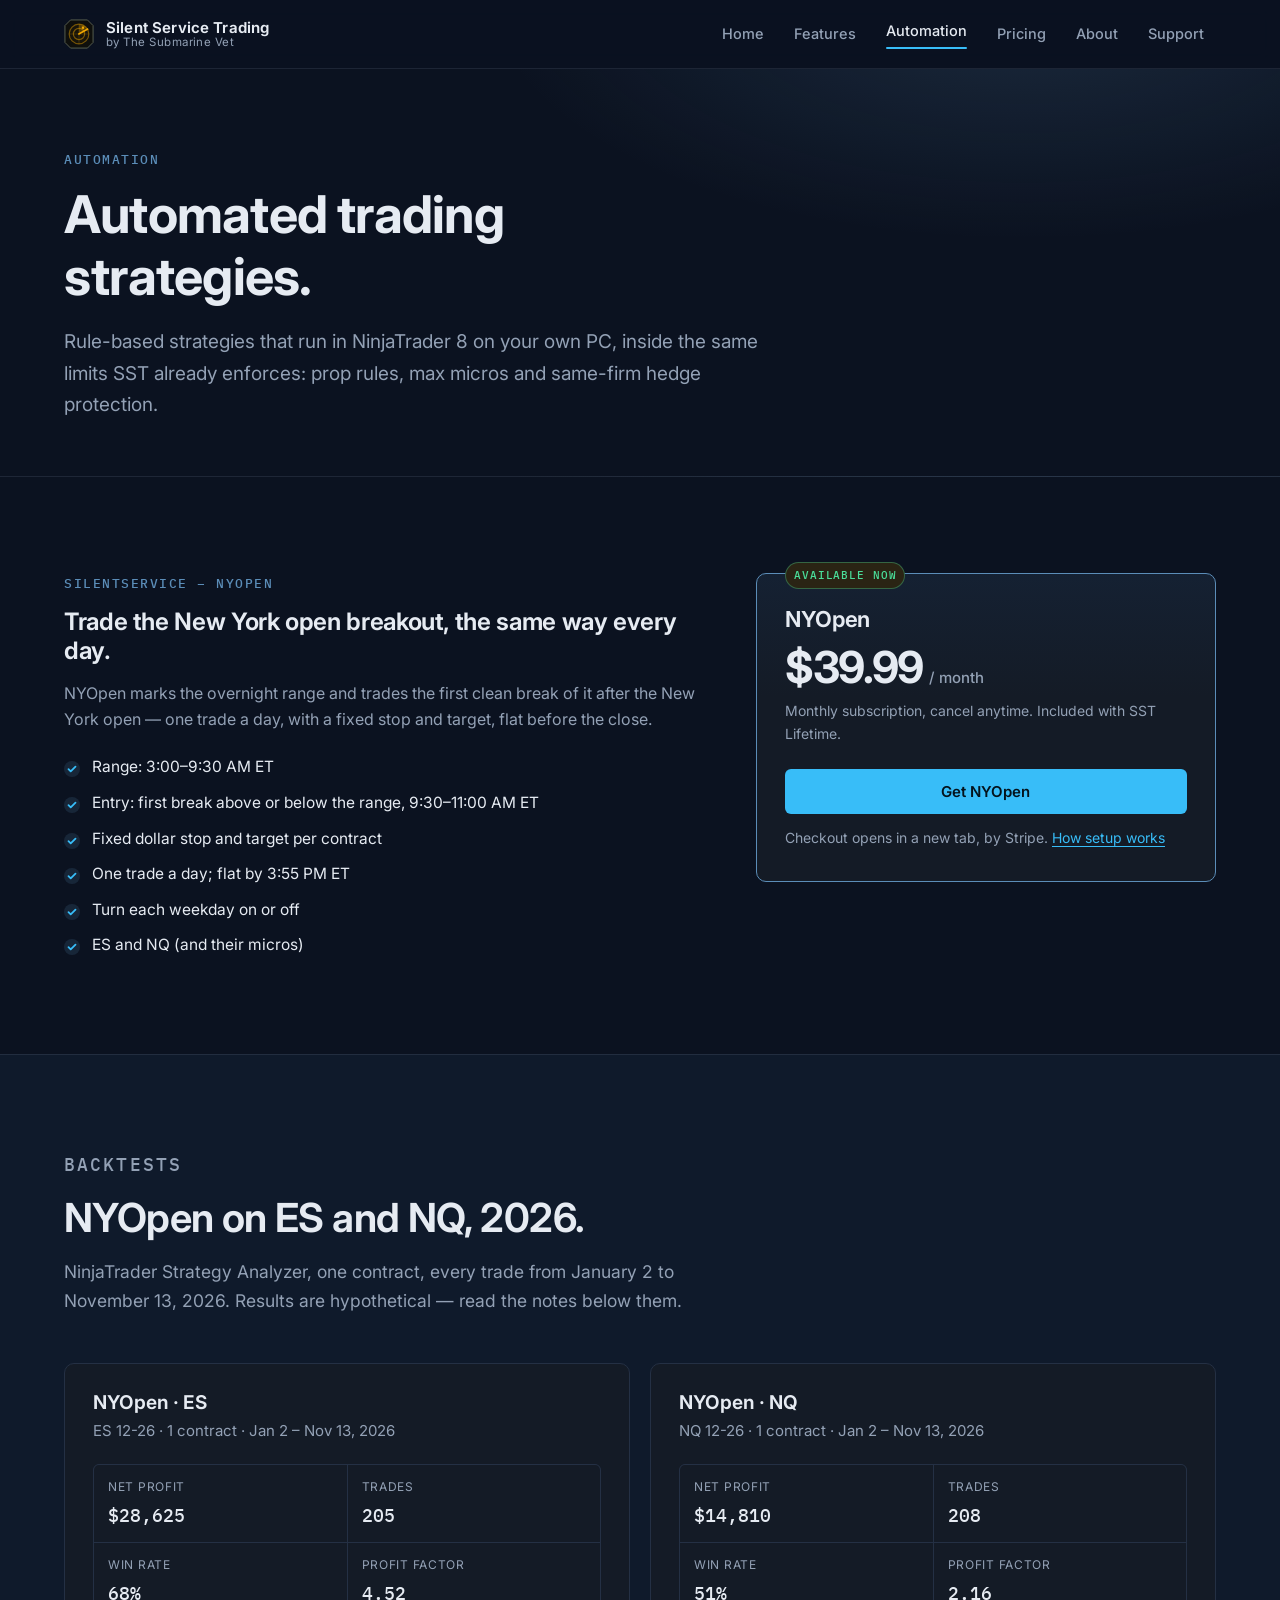
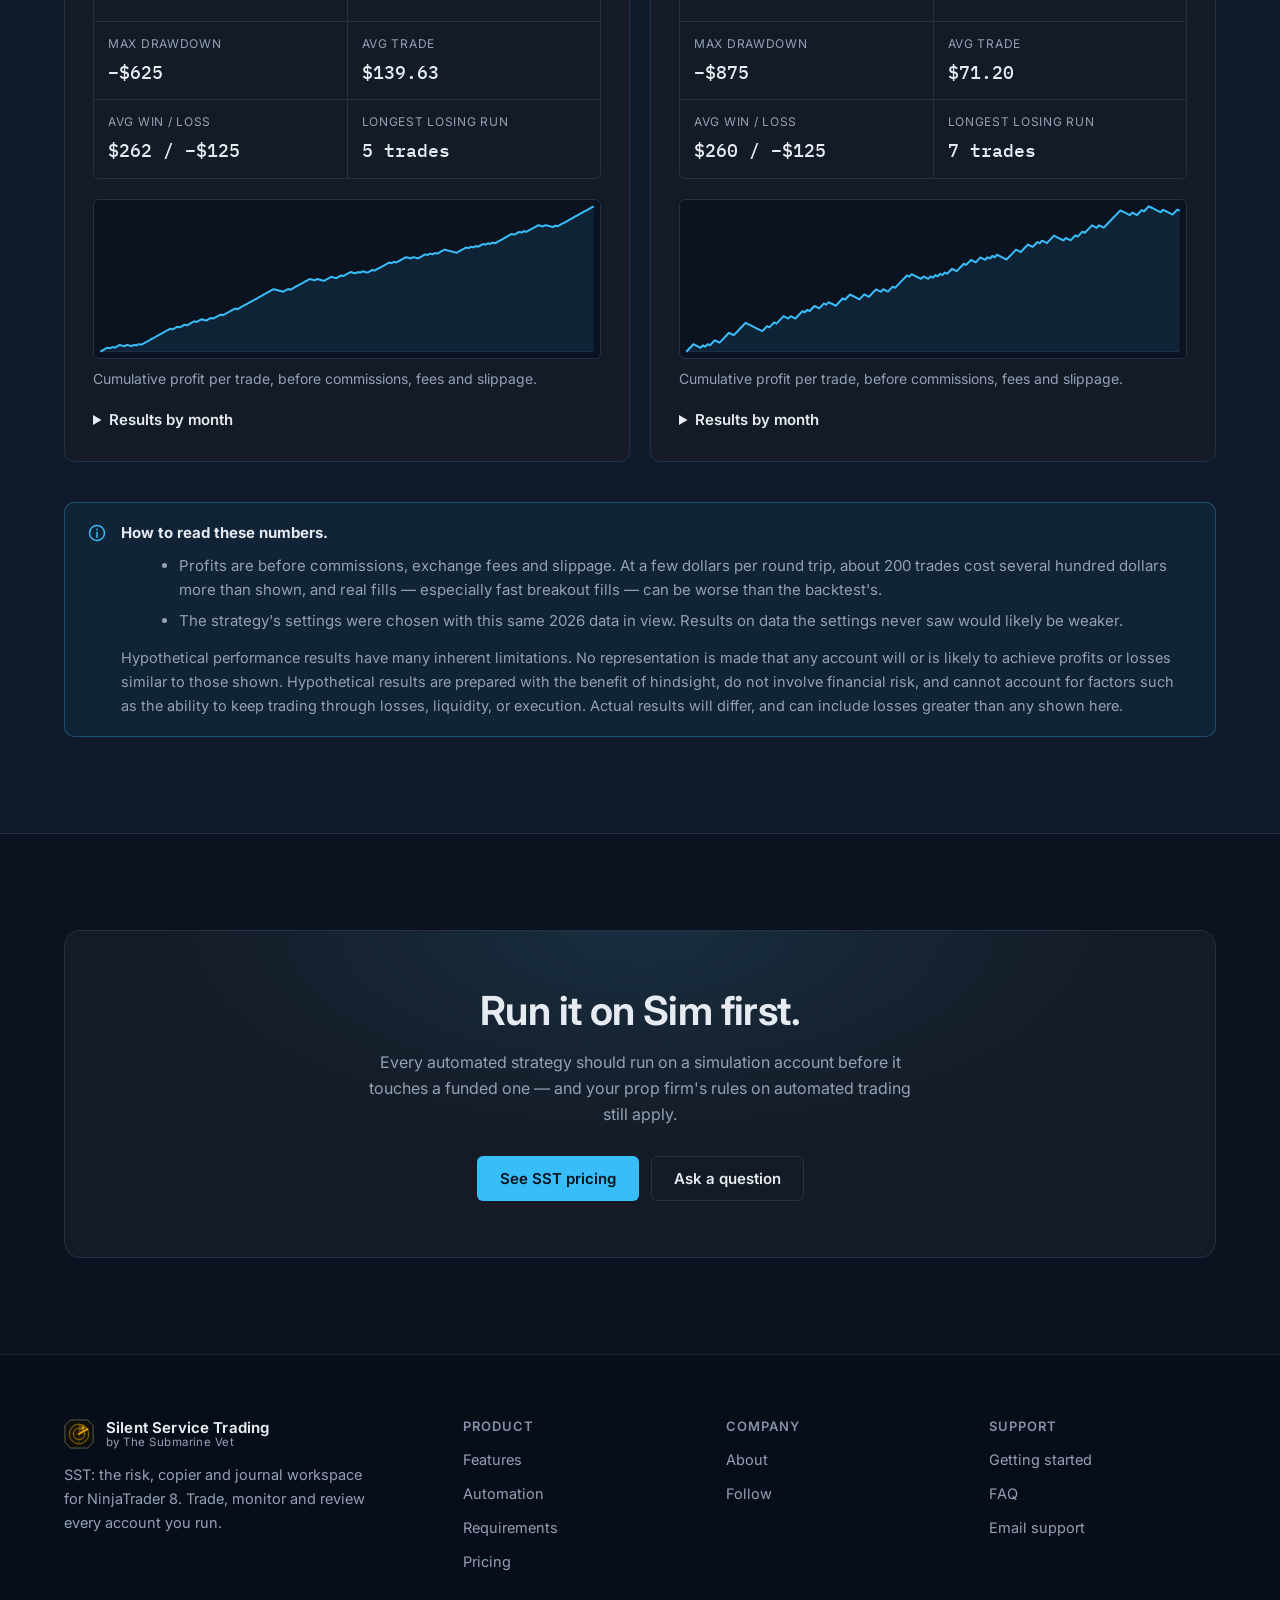
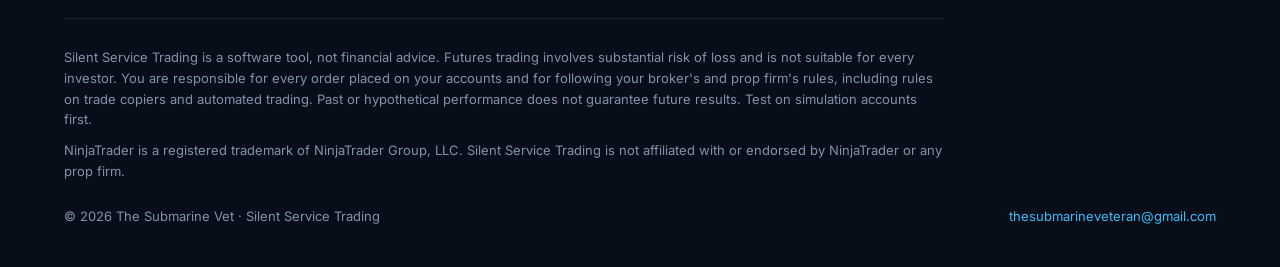
<file: automation/index.html>
<!doctype html>
<html lang="en">
<head>
<meta charset="utf-8">
<meta name="viewport" content="width=device-width, initial-scale=1">
<title>Automation — NYOpen strategy for NinjaTrader 8 | Silent Service Trading</title>
<meta name="description" content="SilentService NYOpen: an automated New York open breakout strategy for ES and NQ on NinjaTrader 8, with 2026 backtests. $39.99 a month, included with Lifetime.">
<link rel="canonical" href="https://silentservicetrading.com/automation/">
<meta name="theme-color" content="#0B1220">
<meta property="og:type" content="website">
<meta property="og:site_name" content="Silent Service Trading">
<meta property="og:title" content="Automation — NYOpen strategy for NinjaTrader 8 | Silent Service Trading">
<meta property="og:description" content="SilentService NYOpen: an automated New York open breakout strategy for ES and NQ on NinjaTrader 8, with 2026 backtests. $39.99 a month, included with Lifetime.">
<meta property="og:url" content="https://silentservicetrading.com/automation/">
<meta name="twitter:card" content="summary">
<link rel="icon" href="/assets/img/favicon.svg" type="image/svg+xml">
<link rel="icon" href="/assets/img/favicon-32.png" sizes="32x32" type="image/png">
<link rel="apple-touch-icon" href="/assets/img/apple-touch-icon.png">
<link rel="manifest" href="/site.webmanifest">
<link rel="preconnect" href="https://fonts.googleapis.com">
<link rel="preconnect" href="https://fonts.gstatic.com" crossorigin>
<link href="https://fonts.googleapis.com/css2?family=IBM+Plex+Mono:wght@400;500&family=Inter:wght@400;500;600;650;700&display=swap" rel="stylesheet">
<link rel="stylesheet" href="/assets/site.css?v=ae870fbe">
<script src="/assets/site.js?v=ae870fbe" defer></script>
</head>
<body>
<a class="skip" href="#main">Skip to content</a>
<header class="site-header">
  <div class="wrap">
    <a class="logo" href="/" aria-label="Silent Service Trading — home">
      <svg class="logo-mark" viewBox="0 0 64 64" aria-hidden="true" focusable="false">
  <path d="M14 2 H50 L62 14 V50 L50 62 H14 L2 50 V14 Z" fill="#0E0F0C" stroke="#5C6352" stroke-width="2"/>
  <circle cx="32" cy="32" r="21" fill="#17140A" stroke="#F2A900" stroke-opacity="0.45" stroke-width="2.5"/>
  <circle cx="32" cy="32" r="12" fill="none" stroke="#F2A900" stroke-opacity="0.45" stroke-width="2.5"/>
  <path d="M32 11 V53 M11 32 H53" stroke="#F2A900" stroke-opacity="0.25" stroke-width="1.5"/>
  <path d="M32 32 L32 11 A21 21 0 0 1 50.2 21.5 Z" fill="#F2A900" fill-opacity="0.28"/>
  <path d="M32 32 L50.2 21.5" stroke="#F2A900" stroke-width="3.5" stroke-linecap="square"/>
  <rect x="38" y="16" width="5" height="5" fill="#F2A900"/>
</svg>
      <span class="logo-text"><strong>Silent Service Trading</strong><span>by The Submarine Vet</span></span>
    </a>
    <button class="menu-btn" type="button" aria-expanded="false" aria-controls="site-nav">Menu</button>
    <nav class="nav" id="site-nav" aria-label="Main">
      <a href="/">Home</a>
      <a href="/command-center/">Features</a>
      <a href="/automation/" aria-current="page">Automation</a>
      <a href="/pricing/">Pricing</a>
      <a href="/about/">About</a>
      <a href="/support/">Support</a>
    </nav>
  </div>
</header>
<main id="main">
<section class="page-hero">
  <div class="wrap">
    <p class="eyebrow">Automation</p>
    <h1>Automated trading strategies.</h1>
    <p class="lead">Rule-based strategies that run in NinjaTrader&nbsp;8 on your own PC, inside the same limits SST already enforces: prop rules, max micros and same-firm hedge protection.</p>
  </div>
</section>

<section class="section">
  <div class="wrap">
    <div class="auto-head">
      <div>
        <p class="eyebrow">SilentService – NYOpen</p>
        <h2>Trade the New York open breakout, the same way every day.</h2>
        <p class="muted">NYOpen marks the overnight range and trades the first clean break of it after the New York open — one trade a day, with a fixed stop and target, flat before the close.</p>
        <ul class="checks">
          <li>Range: 3:00–9:30 AM ET</li>
          <li>Entry: first break above or below the range, 9:30–11:00 AM ET</li>
          <li>Fixed dollar stop and target per contract</li>
          <li>One trade a day; flat by 3:55 PM ET</li>
          <li>Turn each weekday on or off</li>
          <li>ES and NQ (and their micros)</li>
        </ul>
      </div>
      <div class="plan featured auto-price">
        <span class="plan-flag badge badge-available">Available now</span>
        <h3>NYOpen</h3>
        <p class="price">$39.99<small>/ month</small></p>
        <p class="price-note">Monthly subscription, cancel anytime. Included with SST Lifetime.</p>
        <a class="btn btn-primary btn-block" data-plan="nyopen" href="https://buy.stripe.com/fZuaEW4LL8kh33c1B4gnK06" target="_blank" rel="noopener">Get NYOpen</a>
        <p class="muted small" style="margin-top:12px">Checkout opens in a new tab, by Stripe. <a href="/support/#nyopen">How setup works</a></p>
      </div>
    </div>
  </div>
</section>

<section class="section section-alt" id="backtests" style="scroll-margin-top:72px">
  <div class="wrap">
    <div class="section-head">
      <p class="eyebrow">Backtests</p>
      <h2>NYOpen on ES and NQ, 2026.</h2>
      <p>NinjaTrader Strategy Analyzer, one contract, every trade from January&nbsp;2 to November&nbsp;13, 2026. Results are hypothetical — read the notes below them.</p>
    </div>
    <div class="grid-2 bt-grid">
      <article class="bt card">
        <header class="bt-head">
          <h3>NYOpen · ES</h3>
          <p class="muted small">ES 12-26 · 1 contract · Jan 2 – Nov 13, 2026</p>
        </header>
        <div class="stats">
          <div class="stat"><span>Net profit</span><strong>$28,625</strong></div>
          <div class="stat"><span>Trades</span><strong>205</strong></div>
          <div class="stat"><span>Win rate</span><strong>68%</strong></div>
          <div class="stat"><span>Profit factor</span><strong>4.52</strong></div>
          <div class="stat"><span>Max drawdown</span><strong>−$625</strong></div>
          <div class="stat"><span>Avg trade</span><strong>$139.63</strong></div>
          <div class="stat"><span>Avg win / loss</span><strong>$262 / −$125</strong></div>
          <div class="stat"><span>Longest losing run</span><strong>5 trades</strong></div>
        </div>
        <figure class="bt-curve">
          <svg class="curve" viewBox="0 0 640 200" role="img" aria-label="Equity curve for NYOpen · ES: from $0 to $28,625 over 205 trades" preserveAspectRatio="none">
  <line x1="8" x2="632" y1="192.0" y2="192.0" stroke="#243044" stroke-width="1"/>
  <polygon points="8.0,192.0 8.0,192.0 11.0,190.3 14.1,188.6 17.1,186.9 20.2,187.7 23.2,186.1 26.3,186.9 29.3,185.2 32.4,183.5 35.4,184.3 38.4,185.1 41.5,183.4 44.5,184.2 47.6,185.0 50.6,183.3 53.7,184.1 56.7,182.4 59.7,183.2 62.8,181.6 65.8,179.9 68.9,178.2 71.9,176.5 75.0,174.8 78.0,173.1 81.1,171.4 84.1,169.7 87.1,168.1 90.2,166.4 93.2,164.7 96.3,163.0 99.3,163.8 102.4,162.1 105.4,160.4 108.4,161.2 111.5,159.5 114.5,157.9 117.6,158.7 120.6,157.0 123.7,155.3 126.7,153.6 129.8,154.4 132.8,152.7 135.8,151.0 138.9,151.8 141.9,152.6 145.0,150.9 148.0,149.3 151.1,150.1 154.1,148.4 157.2,146.7 160.2,145.0 163.2,145.8 166.3,144.1 169.3,142.4 172.4,140.7 175.4,139.0 178.5,137.4 181.5,138.2 184.5,136.5 187.6,134.8 190.6,133.1 193.7,131.4 196.7,129.7 199.8,128.0 202.8,126.4 205.9,124.7 208.9,123.0 211.9,121.3 215.0,119.6 218.0,117.9 221.1,116.2 224.1,114.5 227.2,112.9 230.2,113.7 233.2,114.5 236.3,115.3 239.3,116.1 242.4,114.4 245.4,112.7 248.5,113.5 251.5,111.8 254.6,110.1 257.6,108.4 260.6,106.7 263.7,105.1 266.7,103.4 269.8,101.7 272.8,100.0 275.9,100.8 278.9,101.6 282.0,99.9 285.0,100.7 288.0,101.5 291.1,102.3 294.1,100.6 297.2,99.0 300.2,97.3 303.3,98.1 306.3,98.9 309.3,97.2 312.4,95.5 315.4,96.3 318.5,94.6 321.5,92.9 324.6,91.2 327.6,92.0 330.7,92.8 333.7,91.2 336.7,92.0 339.8,90.3 342.8,91.1 345.9,91.9 348.9,90.2 352.0,88.5 355.0,89.3 358.0,87.6 361.1,85.9 364.1,84.3 367.2,82.6 370.2,80.9 373.3,79.2 376.3,80.0 379.4,78.3 382.4,79.1 385.4,77.4 388.5,75.7 391.5,74.0 394.6,72.4 397.6,73.2 400.7,74.0 403.7,72.3 406.8,73.1 409.8,73.9 412.8,72.2 415.9,70.5 418.9,68.8 422.0,69.6 425.0,67.9 428.1,68.7 431.1,67.1 434.1,67.9 437.2,66.2 440.2,64.5 443.3,62.8 446.3,63.6 449.4,64.4 452.4,65.2 455.5,66.0 458.5,66.8 461.5,65.1 464.6,63.4 467.6,61.8 470.7,60.1 473.7,60.9 476.8,59.2 479.8,60.0 482.8,58.3 485.9,59.1 488.9,57.4 492.0,55.7 495.0,56.5 498.1,54.8 501.1,55.6 504.2,54.0 507.2,54.8 510.2,53.1 513.3,51.4 516.3,49.7 519.4,48.0 522.4,46.3 525.5,44.6 528.5,43.0 531.6,43.8 534.6,42.1 537.6,40.4 540.7,41.2 543.7,39.5 546.8,40.3 549.8,38.6 552.9,36.9 555.9,35.2 558.9,33.6 562.0,31.9 565.0,32.7 568.1,33.5 571.1,31.8 574.2,32.6 577.2,33.4 580.3,34.2 583.3,32.5 586.3,33.3 589.4,31.6 592.4,29.9 595.5,28.2 598.5,26.6 601.6,24.9 604.6,23.2 607.6,21.5 610.7,19.8 613.7,18.1 616.8,16.4 619.8,14.7 622.9,13.1 625.9,11.4 629.0,9.7 632.0,8.0 632.0,192.0" fill="rgba(56,189,248,0.10)"/>
  <polyline points="8.0,192.0 11.0,190.3 14.1,188.6 17.1,186.9 20.2,187.7 23.2,186.1 26.3,186.9 29.3,185.2 32.4,183.5 35.4,184.3 38.4,185.1 41.5,183.4 44.5,184.2 47.6,185.0 50.6,183.3 53.7,184.1 56.7,182.4 59.7,183.2 62.8,181.6 65.8,179.9 68.9,178.2 71.9,176.5 75.0,174.8 78.0,173.1 81.1,171.4 84.1,169.7 87.1,168.1 90.2,166.4 93.2,164.7 96.3,163.0 99.3,163.8 102.4,162.1 105.4,160.4 108.4,161.2 111.5,159.5 114.5,157.9 117.6,158.7 120.6,157.0 123.7,155.3 126.7,153.6 129.8,154.4 132.8,152.7 135.8,151.0 138.9,151.8 141.9,152.6 145.0,150.9 148.0,149.3 151.1,150.1 154.1,148.4 157.2,146.7 160.2,145.0 163.2,145.8 166.3,144.1 169.3,142.4 172.4,140.7 175.4,139.0 178.5,137.4 181.5,138.2 184.5,136.5 187.6,134.8 190.6,133.1 193.7,131.4 196.7,129.7 199.8,128.0 202.8,126.4 205.9,124.7 208.9,123.0 211.9,121.3 215.0,119.6 218.0,117.9 221.1,116.2 224.1,114.5 227.2,112.9 230.2,113.7 233.2,114.5 236.3,115.3 239.3,116.1 242.4,114.4 245.4,112.7 248.5,113.5 251.5,111.8 254.6,110.1 257.6,108.4 260.6,106.7 263.7,105.1 266.7,103.4 269.8,101.7 272.8,100.0 275.9,100.8 278.9,101.6 282.0,99.9 285.0,100.7 288.0,101.5 291.1,102.3 294.1,100.6 297.2,99.0 300.2,97.3 303.3,98.1 306.3,98.9 309.3,97.2 312.4,95.5 315.4,96.3 318.5,94.6 321.5,92.9 324.6,91.2 327.6,92.0 330.7,92.8 333.7,91.2 336.7,92.0 339.8,90.3 342.8,91.1 345.9,91.9 348.9,90.2 352.0,88.5 355.0,89.3 358.0,87.6 361.1,85.9 364.1,84.3 367.2,82.6 370.2,80.9 373.3,79.2 376.3,80.0 379.4,78.3 382.4,79.1 385.4,77.4 388.5,75.7 391.5,74.0 394.6,72.4 397.6,73.2 400.7,74.0 403.7,72.3 406.8,73.1 409.8,73.9 412.8,72.2 415.9,70.5 418.9,68.8 422.0,69.6 425.0,67.9 428.1,68.7 431.1,67.1 434.1,67.9 437.2,66.2 440.2,64.5 443.3,62.8 446.3,63.6 449.4,64.4 452.4,65.2 455.5,66.0 458.5,66.8 461.5,65.1 464.6,63.4 467.6,61.8 470.7,60.1 473.7,60.9 476.8,59.2 479.8,60.0 482.8,58.3 485.9,59.1 488.9,57.4 492.0,55.7 495.0,56.5 498.1,54.8 501.1,55.6 504.2,54.0 507.2,54.8 510.2,53.1 513.3,51.4 516.3,49.7 519.4,48.0 522.4,46.3 525.5,44.6 528.5,43.0 531.6,43.8 534.6,42.1 537.6,40.4 540.7,41.2 543.7,39.5 546.8,40.3 549.8,38.6 552.9,36.9 555.9,35.2 558.9,33.6 562.0,31.9 565.0,32.7 568.1,33.5 571.1,31.8 574.2,32.6 577.2,33.4 580.3,34.2 583.3,32.5 586.3,33.3 589.4,31.6 592.4,29.9 595.5,28.2 598.5,26.6 601.6,24.9 604.6,23.2 607.6,21.5 610.7,19.8 613.7,18.1 616.8,16.4 619.8,14.7 622.9,13.1 625.9,11.4 629.0,9.7 632.0,8.0" fill="none" stroke="#38BDF8" stroke-width="2" vector-effect="non-scaling-stroke" stroke-linejoin="round"/>
</svg>
          <figcaption class="muted small">Cumulative profit per trade, before commissions, fees and slippage.</figcaption>
        </figure>
        <details class="bt-months"><summary>Results by month</summary>
          <table>
            <caption class="sr-only">NYOpen · ES results by month</caption>
            <tbody>
            <tr><th scope="row">Jan 2026</th><td class="num">$2,412</td></tr>
            <tr><th scope="row">Feb 2026</th><td class="num">$3,700</td></tr>
            <tr><th scope="row">Mar 2026</th><td class="num">$3,050</td></tr>
            <tr><th scope="row">Apr 2026</th><td class="num">$2,912</td></tr>
            <tr><th scope="row">May 2026</th><td class="num">$2,662</td></tr>
            <tr><th scope="row">Jun 2026</th><td class="num">$2,288</td></tr>
            <tr><th scope="row">Jul 2026</th><td class="num">$2,412</td></tr>
            <tr><th scope="row">Aug 2026</th><td class="num">$1,362</td></tr>
            <tr><th scope="row">Sep 2026</th><td class="num">$2,525</td></tr>
            <tr><th scope="row">Oct 2026</th><td class="num">$2,675</td></tr>
            <tr><th scope="row">Nov 2026</th><td class="num">$2,625</td></tr>
            </tbody>
          </table>
        </details>
      </article>
      <article class="bt card">
        <header class="bt-head">
          <h3>NYOpen · NQ</h3>
          <p class="muted small">NQ 12-26 · 1 contract · Jan 2 – Nov 13, 2026</p>
        </header>
        <div class="stats">
          <div class="stat"><span>Net profit</span><strong>$14,810</strong></div>
          <div class="stat"><span>Trades</span><strong>208</strong></div>
          <div class="stat"><span>Win rate</span><strong>51%</strong></div>
          <div class="stat"><span>Profit factor</span><strong>2.16</strong></div>
          <div class="stat"><span>Max drawdown</span><strong>−$875</strong></div>
          <div class="stat"><span>Avg trade</span><strong>$71.20</strong></div>
          <div class="stat"><span>Avg win / loss</span><strong>$260 / −$125</strong></div>
          <div class="stat"><span>Longest losing run</span><strong>7 trades</strong></div>
        </div>
        <figure class="bt-curve">
          <svg class="curve" viewBox="0 0 640 200" role="img" aria-label="Equity curve for NYOpen · NQ: from $0 to $14,810 over 208 trades" preserveAspectRatio="none">
  <line x1="8" x2="632" y1="192.0" y2="192.0" stroke="#243044" stroke-width="1"/>
  <polygon points="8.0,192.0 8.0,192.0 11.0,188.9 14.0,185.7 17.0,182.6 20.0,184.1 23.0,185.6 26.0,187.1 29.0,184.0 32.0,185.5 35.0,182.4 38.0,183.9 41.0,180.7 44.0,177.6 47.0,179.1 50.0,180.6 53.0,177.5 56.0,174.4 59.0,171.2 62.0,168.1 65.0,169.6 68.0,171.1 71.0,168.0 74.0,164.8 77.0,161.7 80.0,158.6 83.0,155.5 86.0,157.0 89.0,158.5 92.0,160.0 95.0,161.5 98.0,163.0 101.0,164.5 104.0,166.0 107.0,162.9 110.0,159.7 113.0,161.2 116.0,158.1 119.0,155.0 122.0,156.5 125.0,153.3 128.0,150.2 131.0,147.1 134.0,148.6 137.0,150.1 140.0,147.0 143.0,148.5 146.0,150.0 149.0,146.8 152.0,143.7 155.0,140.6 158.0,142.1 161.0,139.0 164.0,140.5 167.0,137.3 170.0,134.2 173.0,135.7 176.0,137.2 179.0,134.1 182.0,130.9 185.0,132.5 188.0,129.3 191.0,130.8 194.0,132.3 197.0,133.8 200.0,130.7 203.0,127.6 206.0,124.4 209.0,126.0 212.0,122.8 215.0,119.7 218.0,121.2 221.0,122.7 224.0,124.2 227.0,125.7 230.0,122.6 233.0,119.4 236.0,121.0 239.0,122.5 242.0,119.3 245.0,116.2 248.0,113.1 251.0,114.6 254.0,116.1 257.0,112.9 260.0,114.5 263.0,116.0 266.0,112.8 269.0,109.7 272.0,111.2 275.0,108.1 278.0,104.9 281.0,101.8 284.0,98.7 287.0,95.5 290.0,97.0 293.0,93.9 296.0,95.4 299.0,96.9 302.0,98.4 305.0,99.9 308.0,96.8 311.0,98.3 314.0,99.8 317.0,96.7 320.0,98.2 323.0,95.1 326.0,96.6 329.0,93.4 332.0,94.9 335.0,91.8 338.0,93.3 341.0,90.2 344.0,87.1 347.0,88.6 350.0,90.1 353.0,86.9 356.0,83.8 359.0,80.7 362.0,82.2 365.0,79.0 368.0,75.9 371.0,77.4 374.0,78.9 377.0,75.8 380.0,72.7 383.0,74.2 386.0,75.7 389.0,72.5 392.0,74.0 395.0,70.9 398.0,72.4 401.0,69.3 404.0,70.8 407.0,72.3 410.0,73.8 413.0,75.3 416.0,72.2 419.0,69.1 422.0,65.9 425.0,62.8 428.0,64.3 431.0,65.8 434.0,62.7 437.0,59.5 440.0,56.4 443.0,57.9 446.0,59.4 449.0,56.3 452.0,53.2 455.0,54.7 458.0,51.5 461.0,53.0 464.0,54.5 467.0,51.4 470.0,48.3 473.0,45.1 476.0,46.7 479.0,48.2 482.0,49.7 485.0,51.2 488.0,48.0 491.0,49.5 494.0,51.0 497.0,47.9 500.0,44.8 503.0,46.3 506.0,43.2 509.0,40.0 512.0,41.5 515.0,38.4 518.0,35.3 521.0,32.1 524.0,33.6 527.0,35.2 530.0,32.0 533.0,33.5 536.0,35.0 539.0,31.9 542.0,28.8 545.0,25.6 548.0,22.5 551.0,19.4 554.0,16.2 557.0,13.1 560.0,14.6 563.0,16.1 566.0,17.6 569.0,19.1 572.0,16.0 575.0,17.5 578.0,19.0 581.0,15.9 584.0,12.8 587.0,14.3 590.0,11.1 593.0,8.0 596.0,9.5 599.0,11.0 602.0,12.5 605.0,14.0 608.0,15.5 611.0,12.4 614.0,13.9 617.0,15.4 620.0,16.9 623.0,18.4 626.0,15.3 629.0,12.2 632.0,13.7 632.0,192.0" fill="rgba(56,189,248,0.10)"/>
  <polyline points="8.0,192.0 11.0,188.9 14.0,185.7 17.0,182.6 20.0,184.1 23.0,185.6 26.0,187.1 29.0,184.0 32.0,185.5 35.0,182.4 38.0,183.9 41.0,180.7 44.0,177.6 47.0,179.1 50.0,180.6 53.0,177.5 56.0,174.4 59.0,171.2 62.0,168.1 65.0,169.6 68.0,171.1 71.0,168.0 74.0,164.8 77.0,161.7 80.0,158.6 83.0,155.5 86.0,157.0 89.0,158.5 92.0,160.0 95.0,161.5 98.0,163.0 101.0,164.5 104.0,166.0 107.0,162.9 110.0,159.7 113.0,161.2 116.0,158.1 119.0,155.0 122.0,156.5 125.0,153.3 128.0,150.2 131.0,147.1 134.0,148.6 137.0,150.1 140.0,147.0 143.0,148.5 146.0,150.0 149.0,146.8 152.0,143.7 155.0,140.6 158.0,142.1 161.0,139.0 164.0,140.5 167.0,137.3 170.0,134.2 173.0,135.7 176.0,137.2 179.0,134.1 182.0,130.9 185.0,132.5 188.0,129.3 191.0,130.8 194.0,132.3 197.0,133.8 200.0,130.7 203.0,127.6 206.0,124.4 209.0,126.0 212.0,122.8 215.0,119.7 218.0,121.2 221.0,122.7 224.0,124.2 227.0,125.7 230.0,122.6 233.0,119.4 236.0,121.0 239.0,122.5 242.0,119.3 245.0,116.2 248.0,113.1 251.0,114.6 254.0,116.1 257.0,112.9 260.0,114.5 263.0,116.0 266.0,112.8 269.0,109.7 272.0,111.2 275.0,108.1 278.0,104.9 281.0,101.8 284.0,98.7 287.0,95.5 290.0,97.0 293.0,93.9 296.0,95.4 299.0,96.9 302.0,98.4 305.0,99.9 308.0,96.8 311.0,98.3 314.0,99.8 317.0,96.7 320.0,98.2 323.0,95.1 326.0,96.6 329.0,93.4 332.0,94.9 335.0,91.8 338.0,93.3 341.0,90.2 344.0,87.1 347.0,88.6 350.0,90.1 353.0,86.9 356.0,83.8 359.0,80.7 362.0,82.2 365.0,79.0 368.0,75.9 371.0,77.4 374.0,78.9 377.0,75.8 380.0,72.7 383.0,74.2 386.0,75.7 389.0,72.5 392.0,74.0 395.0,70.9 398.0,72.4 401.0,69.3 404.0,70.8 407.0,72.3 410.0,73.8 413.0,75.3 416.0,72.2 419.0,69.1 422.0,65.9 425.0,62.8 428.0,64.3 431.0,65.8 434.0,62.7 437.0,59.5 440.0,56.4 443.0,57.9 446.0,59.4 449.0,56.3 452.0,53.2 455.0,54.7 458.0,51.5 461.0,53.0 464.0,54.5 467.0,51.4 470.0,48.3 473.0,45.1 476.0,46.7 479.0,48.2 482.0,49.7 485.0,51.2 488.0,48.0 491.0,49.5 494.0,51.0 497.0,47.9 500.0,44.8 503.0,46.3 506.0,43.2 509.0,40.0 512.0,41.5 515.0,38.4 518.0,35.3 521.0,32.1 524.0,33.6 527.0,35.2 530.0,32.0 533.0,33.5 536.0,35.0 539.0,31.9 542.0,28.8 545.0,25.6 548.0,22.5 551.0,19.4 554.0,16.2 557.0,13.1 560.0,14.6 563.0,16.1 566.0,17.6 569.0,19.1 572.0,16.0 575.0,17.5 578.0,19.0 581.0,15.9 584.0,12.8 587.0,14.3 590.0,11.1 593.0,8.0 596.0,9.5 599.0,11.0 602.0,12.5 605.0,14.0 608.0,15.5 611.0,12.4 614.0,13.9 617.0,15.4 620.0,16.9 623.0,18.4 626.0,15.3 629.0,12.2 632.0,13.7" fill="none" stroke="#38BDF8" stroke-width="2" vector-effect="non-scaling-stroke" stroke-linejoin="round"/>
</svg>
          <figcaption class="muted small">Cumulative profit per trade, before commissions, fees and slippage.</figcaption>
        </figure>
        <details class="bt-months"><summary>Results by month</summary>
          <table>
            <caption class="sr-only">NYOpen · NQ results by month</caption>
            <tbody>
            <tr><th scope="row">Jan 2026</th><td class="num">$1,995</td></tr>
            <tr><th scope="row">Feb 2026</th><td class="num">$1,735</td></tr>
            <tr><th scope="row">Mar 2026</th><td class="num">$1,225</td></tr>
            <tr><th scope="row">Apr 2026</th><td class="num">$1,475</td></tr>
            <tr><th scope="row">May 2026</th><td class="num">$1,475</td></tr>
            <tr><th scope="row">Jun 2026</th><td class="num">$1,610</td></tr>
            <tr><th scope="row">Jul 2026</th><td class="num">$1,225</td></tr>
            <tr><th scope="row">Aug 2026</th><td class="num">$1,090</td></tr>
            <tr><th scope="row">Sep 2026</th><td class="num">$1,465</td></tr>
            <tr><th scope="row">Oct 2026</th><td class="num">$1,485</td></tr>
            <tr><th scope="row">Nov 2026</th><td class="num">$30</td></tr>
            </tbody>
          </table>
        </details>
      </article>
    </div>
    <div class="notice bt-notes" role="note">
      <svg viewBox="0 0 24 24" fill="none" stroke="currentColor" stroke-width="1.8" stroke-linecap="round" aria-hidden="true"><circle cx="12" cy="12" r="9"/><path d="M12 11v6M12 7.5v.5"/></svg>
      <div>
        <p><strong>How to read these numbers.</strong></p>
        <ul>
          <li>Profits are before commissions, exchange fees and slippage. At a few dollars per round trip, about 200 trades cost several hundred dollars more than shown, and real fills — especially fast breakout fills — can be worse than the backtest's.</li>
          <li>The strategy's settings were chosen with this same 2026 data in view. Results on data the settings never saw would likely be weaker.</li>
        </ul>
        <p class="muted small">Hypothetical performance results have many inherent limitations. No representation is made that any account will or is likely to achieve profits or losses similar to those shown. Hypothetical results are prepared with the benefit of hindsight, do not involve financial risk, and cannot account for factors such as the ability to keep trading through losses, liquidity, or execution. Actual results will differ, and can include losses greater than any shown here.</p>
      </div>
    </div>
  </div>
</section>

<section class="section">
  <div class="wrap">
    <div class="cta">
      <h2>Run it on Sim first.</h2>
      <p>Every automated strategy should run on a simulation account before it touches a funded one — and your prop firm's rules on automated trading still apply.</p>
      <div class="btn-row"><a class="btn btn-primary" href="/pricing/">See SST pricing</a><a class="btn btn-secondary" href="mailto:thesubmarineveteran@gmail.com?subject=NYOpen%20question">Ask a question</a></div>
    </div>
  </div>
</section>
</main>
<footer class="site-footer">
  <div class="wrap">
    <div class="foot-grid">
      <div class="foot-brand">
        <a class="logo" href="/" aria-label="Silent Service Trading — home"><svg class="logo-mark" viewBox="0 0 64 64" aria-hidden="true" focusable="false">
  <path d="M14 2 H50 L62 14 V50 L50 62 H14 L2 50 V14 Z" fill="#0E0F0C" stroke="#5C6352" stroke-width="2"/>
  <circle cx="32" cy="32" r="21" fill="#17140A" stroke="#F2A900" stroke-opacity="0.45" stroke-width="2.5"/>
  <circle cx="32" cy="32" r="12" fill="none" stroke="#F2A900" stroke-opacity="0.45" stroke-width="2.5"/>
  <path d="M32 11 V53 M11 32 H53" stroke="#F2A900" stroke-opacity="0.25" stroke-width="1.5"/>
  <path d="M32 32 L32 11 A21 21 0 0 1 50.2 21.5 Z" fill="#F2A900" fill-opacity="0.28"/>
  <path d="M32 32 L50.2 21.5" stroke="#F2A900" stroke-width="3.5" stroke-linecap="square"/>
  <rect x="38" y="16" width="5" height="5" fill="#F2A900"/>
</svg><span class="logo-text"><strong>Silent Service Trading</strong><span>by The Submarine Vet</span></span></a>
        <p>SST: the risk, copier and journal workspace for NinjaTrader&nbsp;8. Trade, monitor and review every account you run.</p>
      </div>
      <div class="foot-col">
        <h2>Product</h2>
        <ul>
          <li><a href="/command-center/">Features</a></li>
          <li><a href="/automation/">Automation</a></li>
          <li><a href="/command-center/#requirements">Requirements</a></li>
          <li><a href="/pricing/">Pricing</a></li>
        </ul>
      </div>
      <div class="foot-col">
        <h2>Company</h2>
        <ul>
          <li><a href="/about/">About</a></li>
          <li><a href="/about/#follow">Follow</a></li>
        </ul>
      </div>
      <div class="foot-col">
        <h2>Support</h2>
        <ul>
          <li><a href="/support/#getting-started">Getting started</a></li>
          <li><a href="/support/#faq">FAQ</a></li>
          <li><a href="mailto:thesubmarineveteran@gmail.com">Email support</a></li>
        </ul>
      </div>
    </div>
    <p class="disclaimer">Silent Service Trading is a software tool, not financial advice. Futures trading involves substantial risk of loss and is not suitable for every investor. You are responsible for every order placed on your accounts and for following your broker's and prop firm's rules, including rules on trade copiers and automated trading. Past or hypothetical performance does not guarantee future results. Test on simulation accounts first.</p>
    <p class="disclaimer">NinjaTrader is a registered trademark of NinjaTrader Group, LLC. Silent Service Trading is not affiliated with or endorsed by NinjaTrader or any prop firm.</p>
    <div class="foot-bottom">
      <span>&copy; <span data-year>2026</span> The Submarine Vet · Silent Service Trading</span>
      <a href="mailto:thesubmarineveteran@gmail.com">thesubmarineveteran@gmail.com</a>
    </div>
  </div>
</footer>
</body>
</html>
</file>
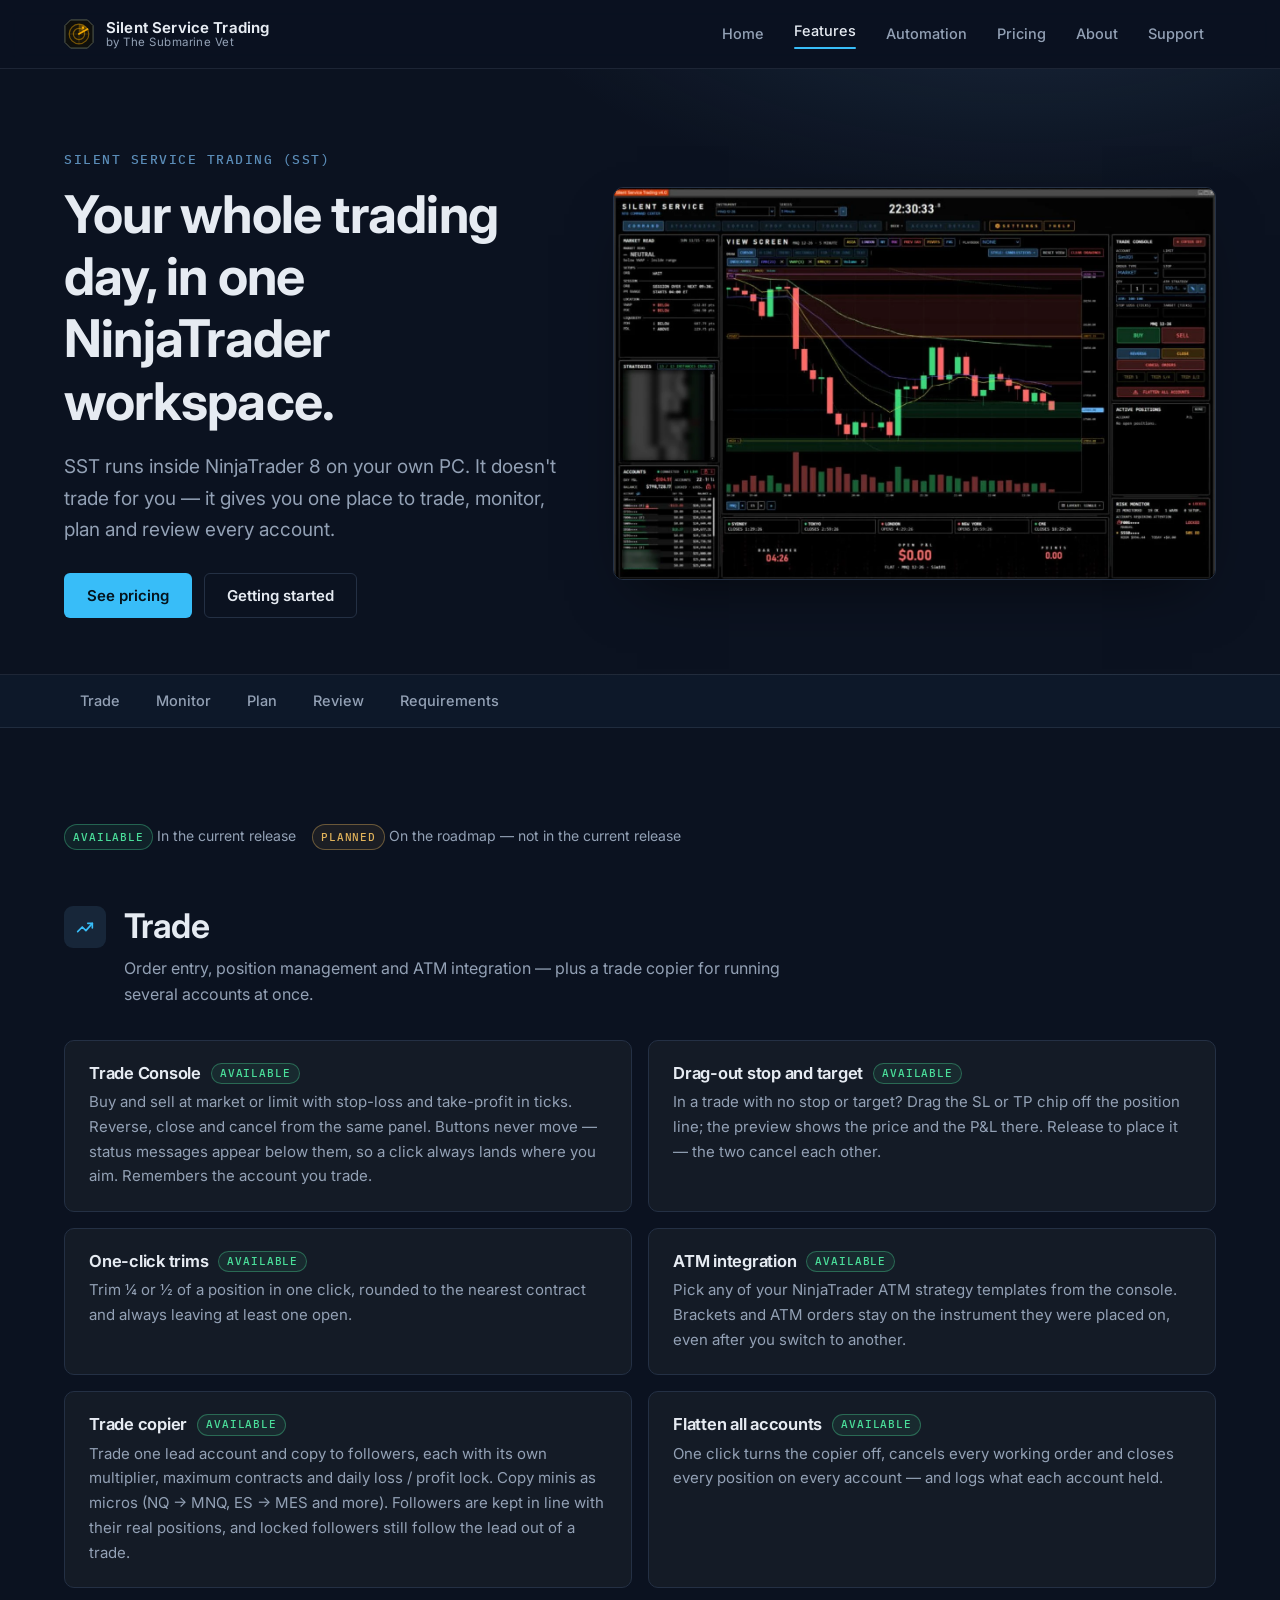
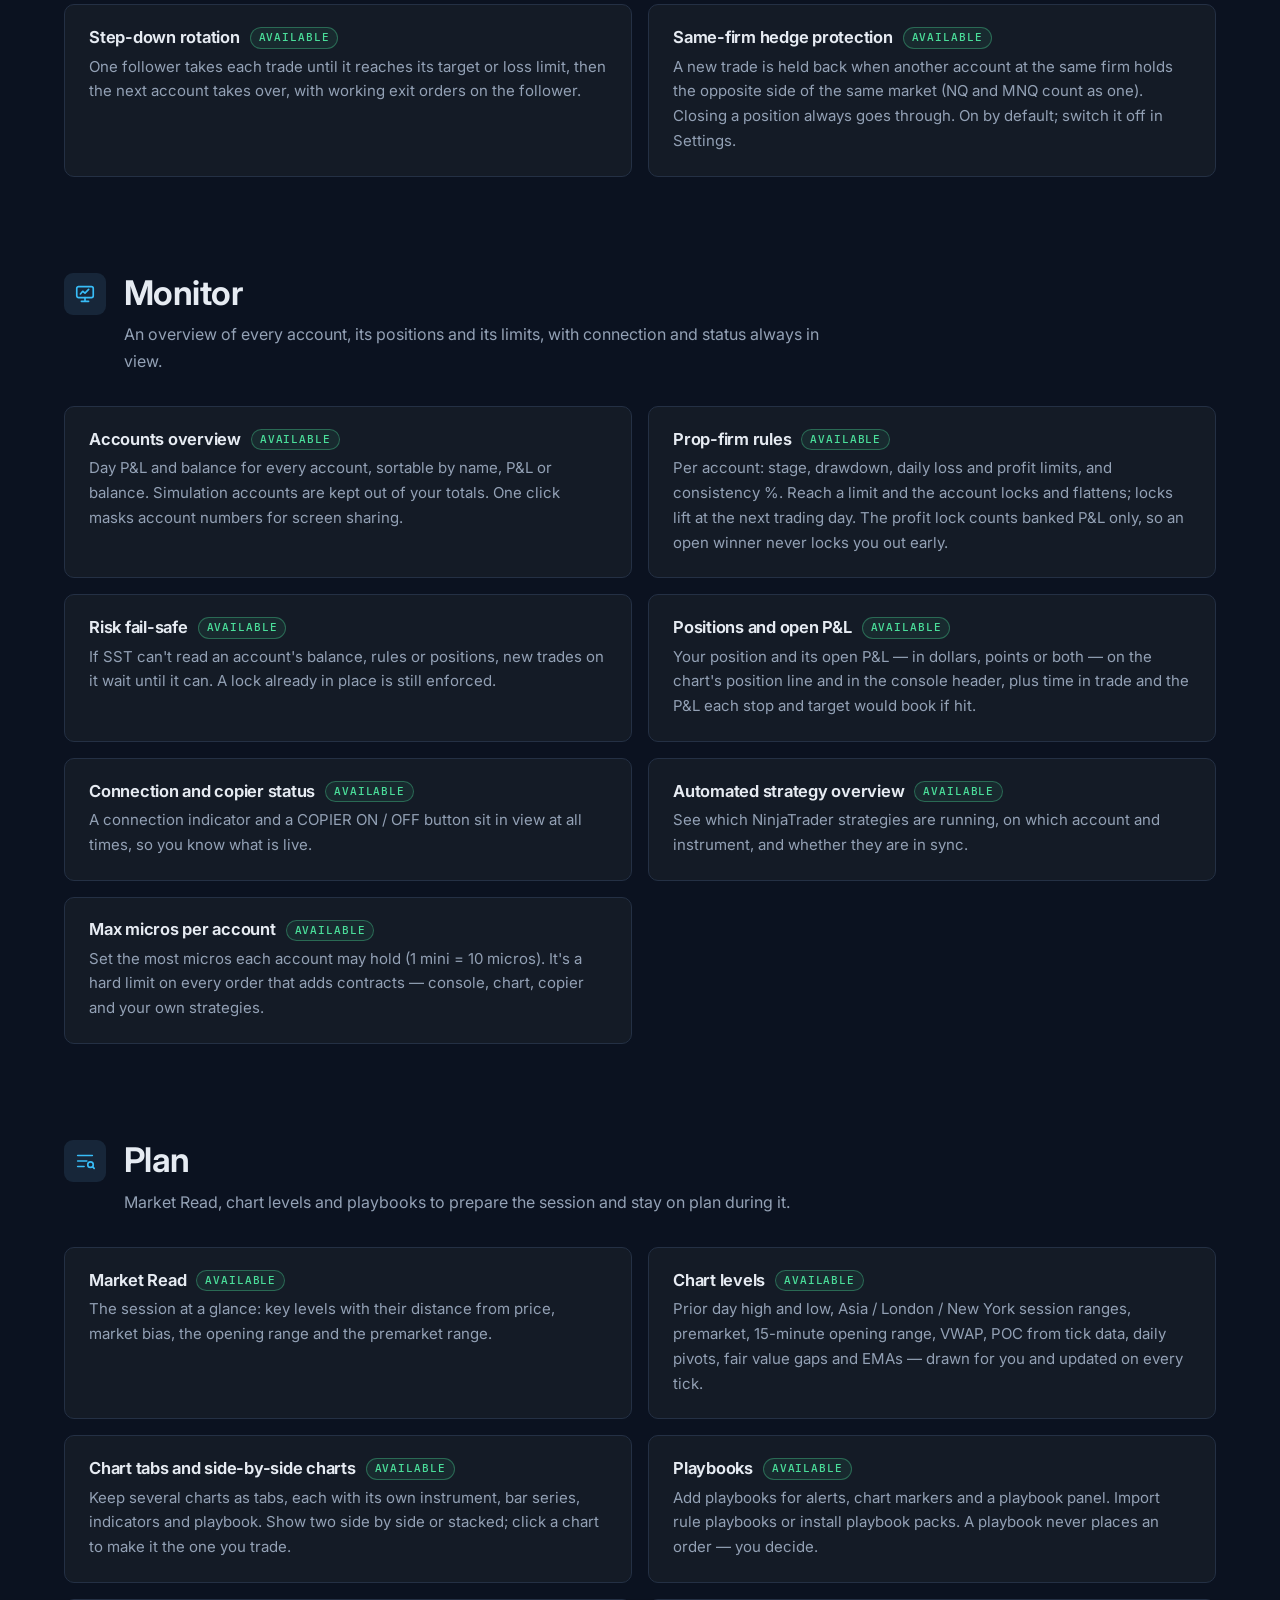
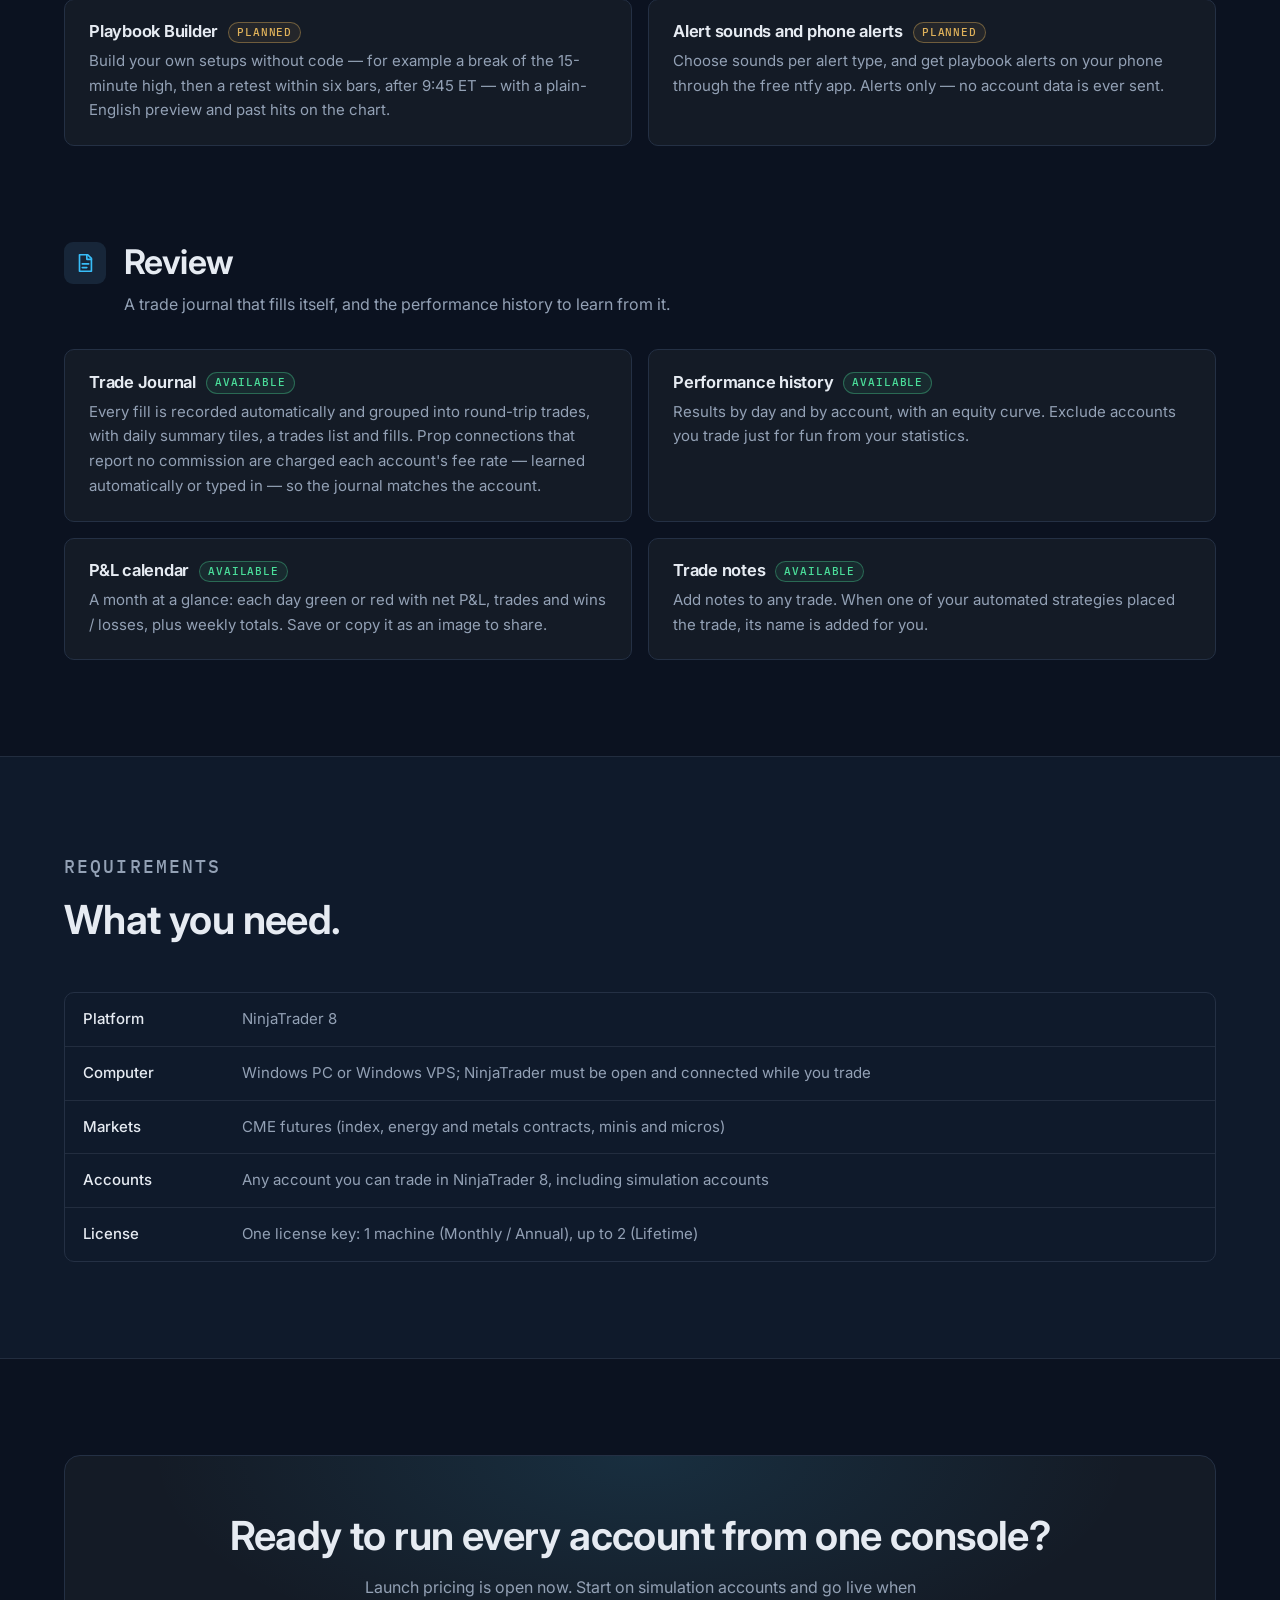
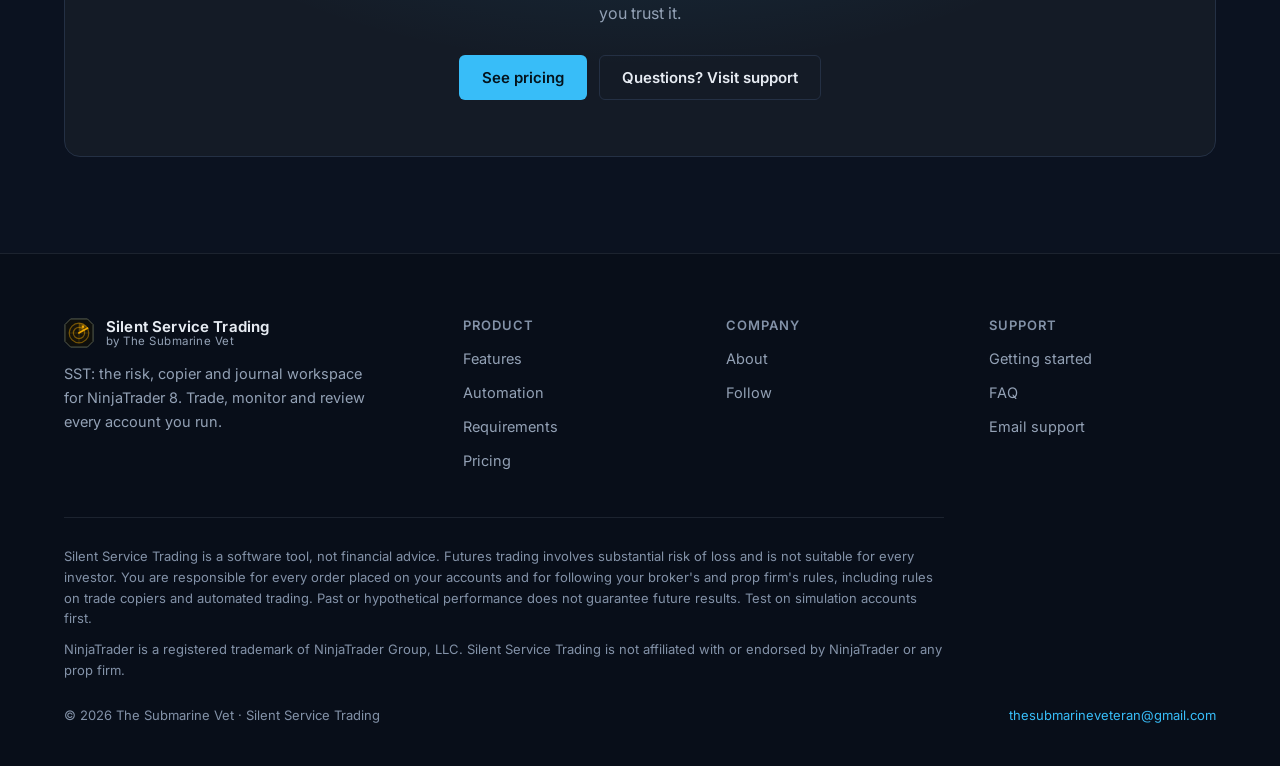
<file: command-center/index.html>
<!doctype html>
<html lang="en">
<head>
<meta charset="utf-8">
<meta name="viewport" content="width=device-width, initial-scale=1">
<title>SST Features | Silent Service Trading</title>
<meta name="description" content="SST features for NinjaTrader 8: Trade Console, trade copier with step-down rotation, prop-firm rules, hedge protection, chart tabs and a self-filling trade journal.">
<link rel="canonical" href="https://silentservicetrading.com/command-center/">
<meta name="theme-color" content="#0B1220">
<meta property="og:type" content="website">
<meta property="og:site_name" content="Silent Service Trading">
<meta property="og:title" content="SST Features | Silent Service Trading">
<meta property="og:description" content="SST features for NinjaTrader 8: Trade Console, trade copier with step-down rotation, prop-firm rules, hedge protection, chart tabs and a self-filling trade journal.">
<meta property="og:url" content="https://silentservicetrading.com/command-center/">
<meta name="twitter:card" content="summary">
<link rel="icon" href="/assets/img/favicon.svg" type="image/svg+xml">
<link rel="icon" href="/assets/img/favicon-32.png" sizes="32x32" type="image/png">
<link rel="apple-touch-icon" href="/assets/img/apple-touch-icon.png">
<link rel="manifest" href="/site.webmanifest">
<link rel="preconnect" href="https://fonts.googleapis.com">
<link rel="preconnect" href="https://fonts.gstatic.com" crossorigin>
<link href="https://fonts.googleapis.com/css2?family=IBM+Plex+Mono:wght@400;500&family=Inter:wght@400;500;600;650;700&display=swap" rel="stylesheet">
<link rel="stylesheet" href="/assets/site.css?v=ae870fbe">
<script src="/assets/site.js?v=ae870fbe" defer></script>
</head>
<body>
<a class="skip" href="#main">Skip to content</a>
<header class="site-header">
  <div class="wrap">
    <a class="logo" href="/" aria-label="Silent Service Trading — home">
      <svg class="logo-mark" viewBox="0 0 64 64" aria-hidden="true" focusable="false">
  <path d="M14 2 H50 L62 14 V50 L50 62 H14 L2 50 V14 Z" fill="#0E0F0C" stroke="#5C6352" stroke-width="2"/>
  <circle cx="32" cy="32" r="21" fill="#17140A" stroke="#F2A900" stroke-opacity="0.45" stroke-width="2.5"/>
  <circle cx="32" cy="32" r="12" fill="none" stroke="#F2A900" stroke-opacity="0.45" stroke-width="2.5"/>
  <path d="M32 11 V53 M11 32 H53" stroke="#F2A900" stroke-opacity="0.25" stroke-width="1.5"/>
  <path d="M32 32 L32 11 A21 21 0 0 1 50.2 21.5 Z" fill="#F2A900" fill-opacity="0.28"/>
  <path d="M32 32 L50.2 21.5" stroke="#F2A900" stroke-width="3.5" stroke-linecap="square"/>
  <rect x="38" y="16" width="5" height="5" fill="#F2A900"/>
</svg>
      <span class="logo-text"><strong>Silent Service Trading</strong><span>by The Submarine Vet</span></span>
    </a>
    <button class="menu-btn" type="button" aria-expanded="false" aria-controls="site-nav">Menu</button>
    <nav class="nav" id="site-nav" aria-label="Main">
      <a href="/">Home</a>
      <a href="/command-center/" aria-current="page">Features</a>
      <a href="/automation/">Automation</a>
      <a href="/pricing/">Pricing</a>
      <a href="/about/">About</a>
      <a href="/support/">Support</a>
    </nav>
  </div>
</header>
<main id="main">
<section class="page-hero">
  <div class="wrap hero-grid">
    <div>
      <p class="eyebrow">Silent Service Trading (SST)</p>
      <h1>Your whole trading day, in one NinjaTrader workspace.</h1>
      <p class="lead">SST runs inside NinjaTrader&nbsp;8 on your own PC. It doesn't trade for you — it gives you one place to trade, monitor, plan and review every account.</p>
      <div class="btn-row" style="margin-top:28px">
        <a class="btn btn-primary" href="/pricing/">See pricing</a>
        <a class="btn btn-secondary" href="/support/#getting-started">Getting started</a>
      </div>
    </div>
    <div>
<figure class="shot shot-real">
  <button class="zoom" type="button" aria-label="Enlarge image: SST View Screen with chart levels and the Trade Console">
    <img src="/assets/img/cc-workspace.webp" alt="SST View Screen with chart levels and the Trade Console" width="1372" height="893" fetchpriority="high" decoding="async">
    <span class="zoom-hint" aria-hidden="true"><svg viewBox="0 0 24 24" width="16" height="16" fill="none" stroke="currentColor" stroke-width="2" stroke-linecap="round"><circle cx="11" cy="11" r="7"/><path d="M20 20l-4-4M11 8v6M8 11h6"/></svg>Click to enlarge</span>
  </button>
</figure>
    </div>
  </div>
</section>

<nav class="subnav" aria-label="Feature categories">
  <div class="wrap">
    <ul>
      <li><a href="#trade">Trade</a></li>
      <li><a href="#monitor">Monitor</a></li>
      <li><a href="#plan">Plan</a></li>
      <li><a href="#review">Review</a></li>
      <li><a href="#requirements">Requirements</a></li>
    </ul>
  </div>
</nav>

<div class="section">
  <div class="wrap">
    <div class="legend" style="margin-bottom:56px">
      <span><span class="badge badge-available">Available</span> In the current release</span>
      <span><span class="badge badge-planned">Planned</span> On the roadmap — not in the current release</span>
    </div>
    <section class="cat" id="trade" aria-labelledby="trade-h">
      <div class="cat-head">
        <div class="icon"><svg viewBox="0 0 24 24" fill="none" stroke="currentColor" stroke-width="1.8" stroke-linecap="round" stroke-linejoin="round" aria-hidden="true"><path d="M4 17l5-5 4 4 7-8"/><path d="M15 8h5v5"/></svg></div>
        <div><h2 id="trade-h">Trade</h2><p>Order entry, position management and ATM integration — plus a trade copier for running several accounts at once.</p></div>
      </div>
      <div class="feature-list">
        <div class="feature"><h3>Trade Console <span class="badge badge-available">Available</span></h3><p>Buy and sell at market or limit with stop-loss and take-profit in ticks. Reverse, close and cancel from the same panel. Buttons never move — status messages appear below them, so a click always lands where you aim. Remembers the account you trade.</p></div>
        <div class="feature"><h3>Drag-out stop and target <span class="badge badge-available">Available</span></h3><p>In a trade with no stop or target? Drag the SL or TP chip off the position line; the preview shows the price and the P&amp;L there. Release to place it — the two cancel each other.</p></div>
        <div class="feature"><h3>One-click trims <span class="badge badge-available">Available</span></h3><p>Trim ¼ or ½ of a position in one click, rounded to the nearest contract and always leaving at least one open.</p></div>
        <div class="feature"><h3>ATM integration <span class="badge badge-available">Available</span></h3><p>Pick any of your NinjaTrader ATM strategy templates from the console. Brackets and ATM orders stay on the instrument they were placed on, even after you switch to another.</p></div>
        <div class="feature"><h3>Trade copier <span class="badge badge-available">Available</span></h3><p>Trade one lead account and copy to followers, each with its own multiplier, maximum contracts and daily loss / profit lock. Copy minis as micros (NQ → MNQ, ES → MES and more). Followers are kept in line with their real positions, and locked followers still follow the lead out of a trade.</p></div>
        <div class="feature"><h3>Flatten all accounts <span class="badge badge-available">Available</span></h3><p>One click turns the copier off, cancels every working order and closes every position on every account — and logs what each account held.</p></div>
        <div class="feature"><h3>Step-down rotation <span class="badge badge-available">Available</span></h3><p>One follower takes each trade until it reaches its target or loss limit, then the next account takes over, with working exit orders on the follower.</p></div>
        <div class="feature"><h3>Same-firm hedge protection <span class="badge badge-available">Available</span></h3><p>A new trade is held back when another account at the same firm holds the opposite side of the same market (NQ and MNQ count as one). Closing a position always goes through. On by default; switch it off in Settings.</p></div>
      </div>
    </section>
    <section class="cat" id="monitor" aria-labelledby="monitor-h">
      <div class="cat-head">
        <div class="icon"><svg viewBox="0 0 24 24" fill="none" stroke="currentColor" stroke-width="1.8" stroke-linecap="round" stroke-linejoin="round" aria-hidden="true"><rect x="3" y="4" width="18" height="12" rx="2"/><path d="M8 20h8M12 16v4"/><path d="M7 12l2.5-3 2.5 2 4-4"/></svg></div>
        <div><h2 id="monitor-h">Monitor</h2><p>An overview of every account, its positions and its limits, with connection and status always in view.</p></div>
      </div>
      <div class="feature-list">
        <div class="feature"><h3>Accounts overview <span class="badge badge-available">Available</span></h3><p>Day P&amp;L and balance for every account, sortable by name, P&amp;L or balance. Simulation accounts are kept out of your totals. One click masks account numbers for screen sharing.</p></div>
        <div class="feature"><h3>Prop-firm rules <span class="badge badge-available">Available</span></h3><p>Per account: stage, drawdown, daily loss and profit limits, and consistency %. Reach a limit and the account locks and flattens; locks lift at the next trading day. The profit lock counts banked P&amp;L only, so an open winner never locks you out early.</p></div>
        <div class="feature"><h3>Risk fail-safe <span class="badge badge-available">Available</span></h3><p>If SST can't read an account's balance, rules or positions, new trades on it wait until it can. A lock already in place is still enforced.</p></div>
        <div class="feature"><h3>Positions and open P&amp;L <span class="badge badge-available">Available</span></h3><p>Your position and its open P&amp;L — in dollars, points or both — on the chart's position line and in the console header, plus time in trade and the P&amp;L each stop and target would book if hit.</p></div>
        <div class="feature"><h3>Connection and copier status <span class="badge badge-available">Available</span></h3><p>A connection indicator and a COPIER ON / OFF button sit in view at all times, so you know what is live.</p></div>
        <div class="feature"><h3>Automated strategy overview <span class="badge badge-available">Available</span></h3><p>See which NinjaTrader strategies are running, on which account and instrument, and whether they are in sync.</p></div>
        <div class="feature"><h3>Max micros per account <span class="badge badge-available">Available</span></h3><p>Set the most micros each account may hold (1 mini = 10 micros). It's a hard limit on every order that adds contracts — console, chart, copier and your own strategies.</p></div>
      </div>
    </section>
    <section class="cat" id="plan" aria-labelledby="plan-h">
      <div class="cat-head">
        <div class="icon"><svg viewBox="0 0 24 24" fill="none" stroke="currentColor" stroke-width="1.8" stroke-linecap="round" stroke-linejoin="round" aria-hidden="true"><path d="M4 6h16M4 12h10M4 18h7"/><circle cx="18" cy="16" r="3"/><path d="M20.2 18.2L22 20"/></svg></div>
        <div><h2 id="plan-h">Plan</h2><p>Market Read, chart levels and playbooks to prepare the session and stay on plan during it.</p></div>
      </div>
      <div class="feature-list">
        <div class="feature"><h3>Market Read <span class="badge badge-available">Available</span></h3><p>The session at a glance: key levels with their distance from price, market bias, the opening range and the premarket range.</p></div>
        <div class="feature"><h3>Chart levels <span class="badge badge-available">Available</span></h3><p>Prior day high and low, Asia / London / New York session ranges, premarket, 15-minute opening range, VWAP, POC from tick data, daily pivots, fair value gaps and EMAs — drawn for you and updated on every tick.</p></div>
        <div class="feature"><h3>Chart tabs and side-by-side charts <span class="badge badge-available">Available</span></h3><p>Keep several charts as tabs, each with its own instrument, bar series, indicators and playbook. Show two side by side or stacked; click a chart to make it the one you trade.</p></div>
        <div class="feature"><h3>Playbooks <span class="badge badge-available">Available</span></h3><p>Add playbooks for alerts, chart markers and a playbook panel. Import rule playbooks or install playbook packs. A playbook never places an order — you decide.</p></div>
        <div class="feature"><h3>Playbook Builder <span class="badge badge-planned">Planned</span></h3><p>Build your own setups without code — for example a break of the 15-minute high, then a retest within six bars, after 9:45 ET — with a plain-English preview and past hits on the chart.</p></div>
        <div class="feature"><h3>Alert sounds and phone alerts <span class="badge badge-planned">Planned</span></h3><p>Choose sounds per alert type, and get playbook alerts on your phone through the free ntfy app. Alerts only — no account data is ever sent.</p></div>
      </div>
    </section>
    <section class="cat" id="review" aria-labelledby="review-h">
      <div class="cat-head">
        <div class="icon"><svg viewBox="0 0 24 24" fill="none" stroke="currentColor" stroke-width="1.8" stroke-linecap="round" stroke-linejoin="round" aria-hidden="true"><path d="M6 3h9l4 4v14H6z"/><path d="M14 3v5h5"/><path d="M9 13h7M9 17h5"/></svg></div>
        <div><h2 id="review-h">Review</h2><p>A trade journal that fills itself, and the performance history to learn from it.</p></div>
      </div>
      <div class="feature-list">
        <div class="feature"><h3>Trade Journal <span class="badge badge-available">Available</span></h3><p>Every fill is recorded automatically and grouped into round-trip trades, with daily summary tiles, a trades list and fills. Prop connections that report no commission are charged each account's fee rate — learned automatically or typed in — so the journal matches the account.</p></div>
        <div class="feature"><h3>Performance history <span class="badge badge-available">Available</span></h3><p>Results by day and by account, with an equity curve. Exclude accounts you trade just for fun from your statistics.</p></div>
        <div class="feature"><h3>P&amp;L calendar <span class="badge badge-available">Available</span></h3><p>A month at a glance: each day green or red with net P&amp;L, trades and wins / losses, plus weekly totals. Save or copy it as an image to share.</p></div>
        <div class="feature"><h3>Trade notes <span class="badge badge-available">Available</span></h3><p>Add notes to any trade. When one of your automated strategies placed the trade, its name is added for you.</p></div>
      </div>
    </section>
  </div>
</div>

<section class="section section-alt" id="requirements" style="scroll-margin-top:96px">
  <div class="wrap">
    <div class="section-head">
      <p class="eyebrow">Requirements</p>
      <h2>What you need.</h2>
    </div>
    <div class="table-wrap">
      <table>
        <caption class="sr-only">SST requirements</caption>
        <tbody>
          <tr><th scope="row">Platform</th><td>NinjaTrader&nbsp;8</td></tr>
          <tr><th scope="row">Computer</th><td>Windows PC or Windows VPS; NinjaTrader must be open and connected while you trade</td></tr>
          <tr><th scope="row">Markets</th><td>CME futures (index, energy and metals contracts, minis and micros)</td></tr>
          <tr><th scope="row">Accounts</th><td>Any account you can trade in NinjaTrader&nbsp;8, including simulation accounts</td></tr>
          <tr><th scope="row">License</th><td>One license key: 1 machine (Monthly / Annual), up to 2 (Lifetime)</td></tr>
        </tbody>
      </table>
    </div>
  </div>
</section>

<section class="section">
  <div class="wrap">
    <div class="cta">
      <h2>Ready to run every account from one console?</h2>
      <p>Launch pricing is open now. Start on simulation accounts and go live when you trust it.</p>
      <div class="btn-row"><a class="btn btn-primary" href="/pricing/">See pricing</a><a class="btn btn-secondary" href="/support/">Questions? Visit support</a></div>
    </div>
  </div>
</section>
</main>
<footer class="site-footer">
  <div class="wrap">
    <div class="foot-grid">
      <div class="foot-brand">
        <a class="logo" href="/" aria-label="Silent Service Trading — home"><svg class="logo-mark" viewBox="0 0 64 64" aria-hidden="true" focusable="false">
  <path d="M14 2 H50 L62 14 V50 L50 62 H14 L2 50 V14 Z" fill="#0E0F0C" stroke="#5C6352" stroke-width="2"/>
  <circle cx="32" cy="32" r="21" fill="#17140A" stroke="#F2A900" stroke-opacity="0.45" stroke-width="2.5"/>
  <circle cx="32" cy="32" r="12" fill="none" stroke="#F2A900" stroke-opacity="0.45" stroke-width="2.5"/>
  <path d="M32 11 V53 M11 32 H53" stroke="#F2A900" stroke-opacity="0.25" stroke-width="1.5"/>
  <path d="M32 32 L32 11 A21 21 0 0 1 50.2 21.5 Z" fill="#F2A900" fill-opacity="0.28"/>
  <path d="M32 32 L50.2 21.5" stroke="#F2A900" stroke-width="3.5" stroke-linecap="square"/>
  <rect x="38" y="16" width="5" height="5" fill="#F2A900"/>
</svg><span class="logo-text"><strong>Silent Service Trading</strong><span>by The Submarine Vet</span></span></a>
        <p>SST: the risk, copier and journal workspace for NinjaTrader&nbsp;8. Trade, monitor and review every account you run.</p>
      </div>
      <div class="foot-col">
        <h2>Product</h2>
        <ul>
          <li><a href="/command-center/">Features</a></li>
          <li><a href="/automation/">Automation</a></li>
          <li><a href="/command-center/#requirements">Requirements</a></li>
          <li><a href="/pricing/">Pricing</a></li>
        </ul>
      </div>
      <div class="foot-col">
        <h2>Company</h2>
        <ul>
          <li><a href="/about/">About</a></li>
          <li><a href="/about/#follow">Follow</a></li>
        </ul>
      </div>
      <div class="foot-col">
        <h2>Support</h2>
        <ul>
          <li><a href="/support/#getting-started">Getting started</a></li>
          <li><a href="/support/#faq">FAQ</a></li>
          <li><a href="mailto:thesubmarineveteran@gmail.com">Email support</a></li>
        </ul>
      </div>
    </div>
    <p class="disclaimer">Silent Service Trading is a software tool, not financial advice. Futures trading involves substantial risk of loss and is not suitable for every investor. You are responsible for every order placed on your accounts and for following your broker's and prop firm's rules, including rules on trade copiers and automated trading. Past or hypothetical performance does not guarantee future results. Test on simulation accounts first.</p>
    <p class="disclaimer">NinjaTrader is a registered trademark of NinjaTrader Group, LLC. Silent Service Trading is not affiliated with or endorsed by NinjaTrader or any prop firm.</p>
    <div class="foot-bottom">
      <span>&copy; <span data-year>2026</span> The Submarine Vet · Silent Service Trading</span>
      <a href="mailto:thesubmarineveteran@gmail.com">thesubmarineveteran@gmail.com</a>
    </div>
  </div>
</footer>
</body>
</html>
</file>
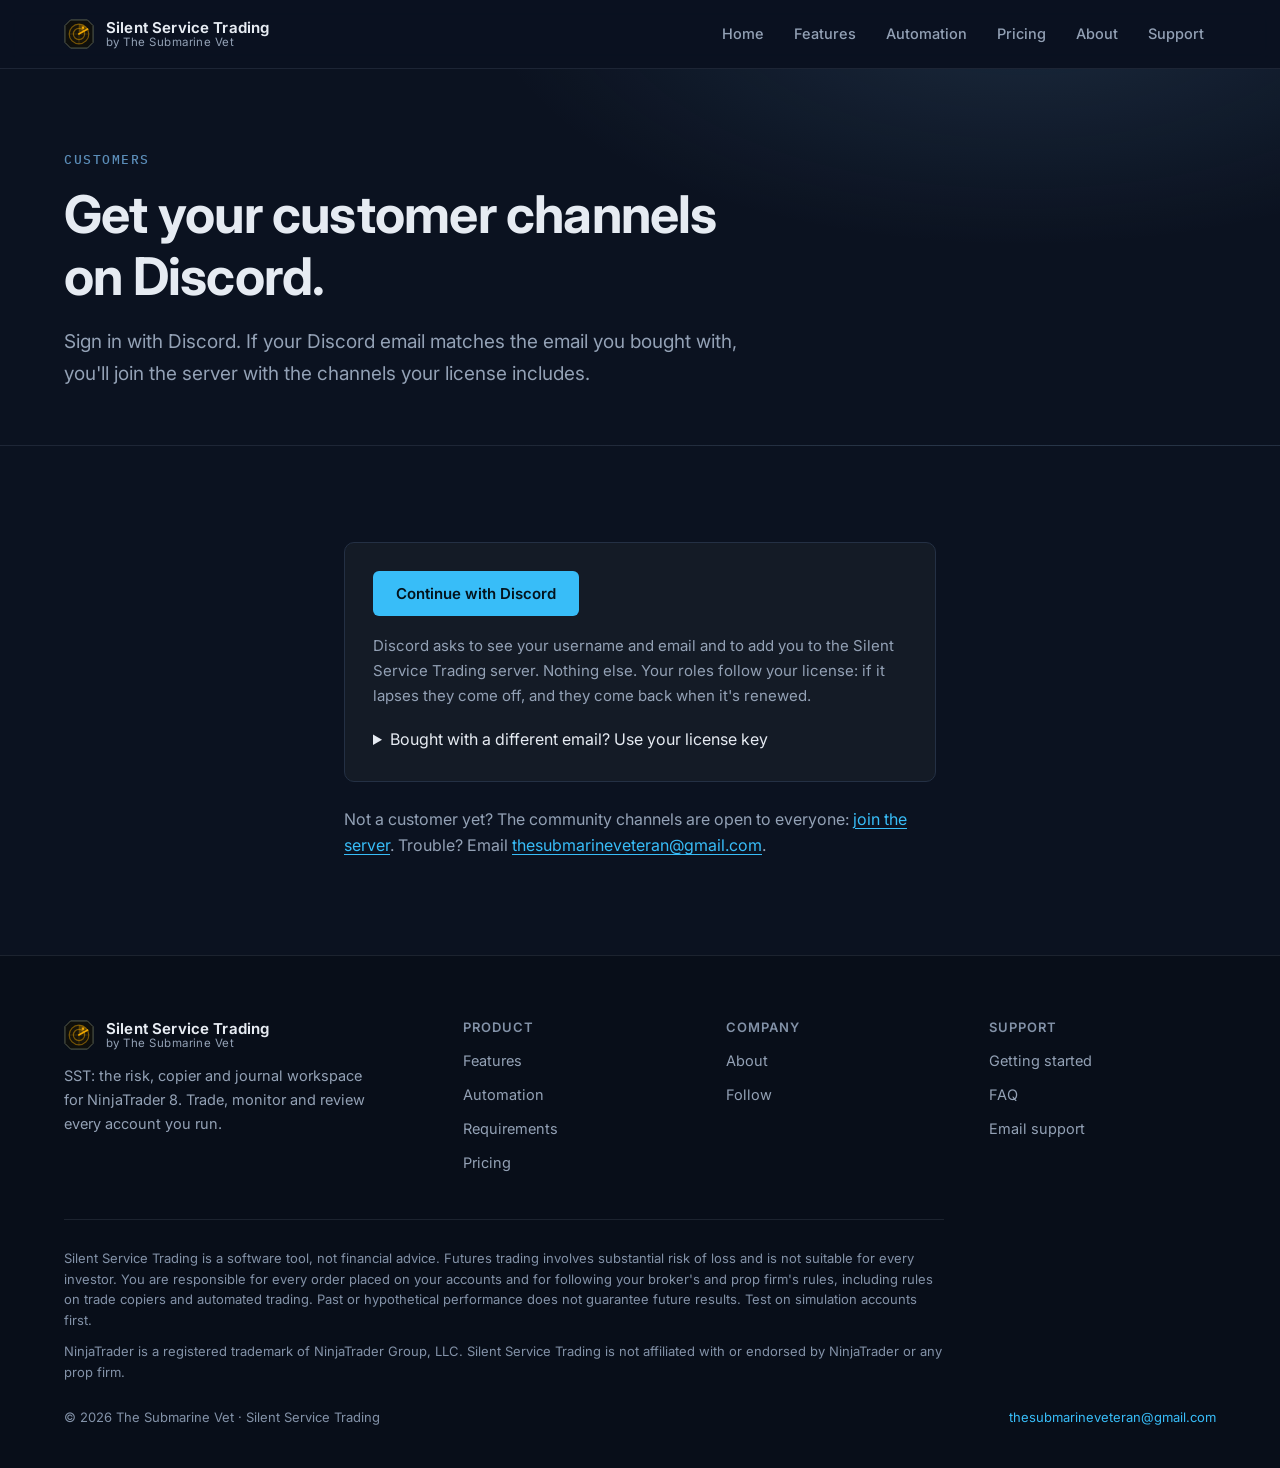
<file: discord/index.html>
<!doctype html>
<html lang="en">
<head>
<meta charset="utf-8">
<meta name="viewport" content="width=device-width, initial-scale=1">
<title>Link your license to Discord | Silent Service Trading</title>
<meta name="description" content="SST and NYOpen customers: link your license key to Discord to get the customer channels.">
<meta name="robots" content="noindex">
<link rel="canonical" href="https://silentservicetrading.com/discord/">
<meta name="theme-color" content="#0B1220">
<meta property="og:type" content="website">
<meta property="og:site_name" content="Silent Service Trading">
<meta property="og:title" content="Link your license to Discord | Silent Service Trading">
<meta property="og:description" content="SST and NYOpen customers: link your license key to Discord to get the customer channels.">
<meta property="og:url" content="https://silentservicetrading.com/discord/">
<meta name="twitter:card" content="summary">
<link rel="icon" href="/assets/img/favicon.svg" type="image/svg+xml">
<link rel="icon" href="/assets/img/favicon-32.png" sizes="32x32" type="image/png">
<link rel="apple-touch-icon" href="/assets/img/apple-touch-icon.png">
<link rel="manifest" href="/site.webmanifest">
<link rel="preconnect" href="https://fonts.googleapis.com">
<link rel="preconnect" href="https://fonts.gstatic.com" crossorigin>
<link href="https://fonts.googleapis.com/css2?family=IBM+Plex+Mono:wght@400;500&family=Inter:wght@400;500;600;650;700&display=swap" rel="stylesheet">
<link rel="stylesheet" href="/assets/site.css?v=ae870fbe">
<script src="/assets/site.js?v=ae870fbe" defer></script>
</head>
<body>
<a class="skip" href="#main">Skip to content</a>
<header class="site-header">
  <div class="wrap">
    <a class="logo" href="/" aria-label="Silent Service Trading — home">
      <svg class="logo-mark" viewBox="0 0 64 64" aria-hidden="true" focusable="false">
  <path d="M14 2 H50 L62 14 V50 L50 62 H14 L2 50 V14 Z" fill="#0E0F0C" stroke="#5C6352" stroke-width="2"/>
  <circle cx="32" cy="32" r="21" fill="#17140A" stroke="#F2A900" stroke-opacity="0.45" stroke-width="2.5"/>
  <circle cx="32" cy="32" r="12" fill="none" stroke="#F2A900" stroke-opacity="0.45" stroke-width="2.5"/>
  <path d="M32 11 V53 M11 32 H53" stroke="#F2A900" stroke-opacity="0.25" stroke-width="1.5"/>
  <path d="M32 32 L32 11 A21 21 0 0 1 50.2 21.5 Z" fill="#F2A900" fill-opacity="0.28"/>
  <path d="M32 32 L50.2 21.5" stroke="#F2A900" stroke-width="3.5" stroke-linecap="square"/>
  <rect x="38" y="16" width="5" height="5" fill="#F2A900"/>
</svg>
      <span class="logo-text"><strong>Silent Service Trading</strong><span>by The Submarine Vet</span></span>
    </a>
    <button class="menu-btn" type="button" aria-expanded="false" aria-controls="site-nav">Menu</button>
    <nav class="nav" id="site-nav" aria-label="Main">
      <a href="/">Home</a>
      <a href="/command-center/">Features</a>
      <a href="/automation/">Automation</a>
      <a href="/pricing/">Pricing</a>
      <a href="/about/">About</a>
      <a href="/support/">Support</a>
    </nav>
  </div>
</header>
<main id="main">
<section class="page-hero">
  <div class="wrap">
    <p class="eyebrow">Customers</p>
    <h1>Get your customer channels on Discord.</h1>
    <p class="lead">Sign in with Discord. If your Discord email matches the email you bought with, you'll join the server with the channels your license includes.</p>
  </div>
</section>
<section class="section">
  <div class="wrap" style="max-width:640px">
    <div class="card">
      <a class="btn btn-primary" id="dl-go" href="#">Continue with Discord</a>
      <p class="muted" style="margin-top:18px">Discord asks to see your username and email and to add you to the Silent Service Trading server. Nothing else. Your roles follow your license: if it lapses they come off, and they come back when it's renewed.</p>
      <details style="margin-top:18px">
        <summary style="cursor:pointer">Bought with a different email? Use your license key</summary>
        <form id="dl" novalidate style="margin-top:14px">
          <label for="dl-key" style="display:block;font-weight:600;margin-bottom:8px">License key</label>
          <input id="dl-key" name="key" autocomplete="off" spellcheck="false" placeholder="SST-XXXX-XXXX-XXXX-XXXX"
                 style="width:100%;box-sizing:border-box;padding:12px 14px;border-radius:8px;border:1px solid #5C6352;background:#0E0F0C;color:#E8E6DF;font:16px 'IBM Plex Mono',monospace;text-transform:uppercase">
          <p id="dl-err" role="alert" style="color:#F2A900;min-height:1.4em;margin:10px 0 0"></p>
          <button class="btn btn-secondary" type="submit" style="margin-top:8px">Continue with Discord</button>
        </form>
      </details>
    </div>
    <p class="muted" style="margin-top:24px">Not a customer yet? The community channels are open to everyone: <a href="https://discord.gg/yHFGeUp4Ah" rel="noopener">join the server</a>. Trouble? Email <a href="mailto:thesubmarineveteran@gmail.com">thesubmarineveteran@gmail.com</a>.</p>
  </div>
</section>
<script>
(function () {
  var base = 'https://discord.com/oauth2/authorize?client_id=1574185636548579510&response_type=code' +
    '&redirect_uri=' + encodeURIComponent('https://script.google.com/macros/s/AKfycbyB-xatkIN-GCc3uUEgaa0H1QC5Yi1rD7DsWEI442XxuRJj9Jlsqq6p9635eTSCdNI_yA/exec') + '&scope=identify%20email%20guilds.join&state=';
  document.getElementById('dl-go').href = base + 'e';
  var pre = new URLSearchParams(location.search).get('key');
  if (pre) { document.getElementById('dl-key').value = pre; document.querySelector('#dl').closest('details').open = true; }
  document.getElementById('dl').addEventListener('submit', function (e) {
    e.preventDefault();
    var k = document.getElementById('dl-key').value.trim().toUpperCase().replace(/\s+/g, '');
    if (!/^[A-Z]{3}-[A-Z0-9]{4}-[A-Z0-9]{4}-[A-Z0-9]{4}-[A-Z0-9]{4}$/.test(k)) {
      document.getElementById('dl-err').textContent = 'That doesn\u2019t look like a license key. It looks like SST-XXXX-XXXX-XXXX-XXXX.';
      return;
    }
    location.href = base + encodeURIComponent(k);
  });
})();
</script>
</main>
<footer class="site-footer">
  <div class="wrap">
    <div class="foot-grid">
      <div class="foot-brand">
        <a class="logo" href="/" aria-label="Silent Service Trading — home"><svg class="logo-mark" viewBox="0 0 64 64" aria-hidden="true" focusable="false">
  <path d="M14 2 H50 L62 14 V50 L50 62 H14 L2 50 V14 Z" fill="#0E0F0C" stroke="#5C6352" stroke-width="2"/>
  <circle cx="32" cy="32" r="21" fill="#17140A" stroke="#F2A900" stroke-opacity="0.45" stroke-width="2.5"/>
  <circle cx="32" cy="32" r="12" fill="none" stroke="#F2A900" stroke-opacity="0.45" stroke-width="2.5"/>
  <path d="M32 11 V53 M11 32 H53" stroke="#F2A900" stroke-opacity="0.25" stroke-width="1.5"/>
  <path d="M32 32 L32 11 A21 21 0 0 1 50.2 21.5 Z" fill="#F2A900" fill-opacity="0.28"/>
  <path d="M32 32 L50.2 21.5" stroke="#F2A900" stroke-width="3.5" stroke-linecap="square"/>
  <rect x="38" y="16" width="5" height="5" fill="#F2A900"/>
</svg><span class="logo-text"><strong>Silent Service Trading</strong><span>by The Submarine Vet</span></span></a>
        <p>SST: the risk, copier and journal workspace for NinjaTrader&nbsp;8. Trade, monitor and review every account you run.</p>
      </div>
      <div class="foot-col">
        <h2>Product</h2>
        <ul>
          <li><a href="/command-center/">Features</a></li>
          <li><a href="/automation/">Automation</a></li>
          <li><a href="/command-center/#requirements">Requirements</a></li>
          <li><a href="/pricing/">Pricing</a></li>
        </ul>
      </div>
      <div class="foot-col">
        <h2>Company</h2>
        <ul>
          <li><a href="/about/">About</a></li>
          <li><a href="/about/#follow">Follow</a></li>
        </ul>
      </div>
      <div class="foot-col">
        <h2>Support</h2>
        <ul>
          <li><a href="/support/#getting-started">Getting started</a></li>
          <li><a href="/support/#faq">FAQ</a></li>
          <li><a href="mailto:thesubmarineveteran@gmail.com">Email support</a></li>
        </ul>
      </div>
    </div>
    <p class="disclaimer">Silent Service Trading is a software tool, not financial advice. Futures trading involves substantial risk of loss and is not suitable for every investor. You are responsible for every order placed on your accounts and for following your broker's and prop firm's rules, including rules on trade copiers and automated trading. Past or hypothetical performance does not guarantee future results. Test on simulation accounts first.</p>
    <p class="disclaimer">NinjaTrader is a registered trademark of NinjaTrader Group, LLC. Silent Service Trading is not affiliated with or endorsed by NinjaTrader or any prop firm.</p>
    <div class="foot-bottom">
      <span>&copy; <span data-year>2026</span> The Submarine Vet · Silent Service Trading</span>
      <a href="mailto:thesubmarineveteran@gmail.com">thesubmarineveteran@gmail.com</a>
    </div>
  </div>
</footer>
</body>
</html>
</file>
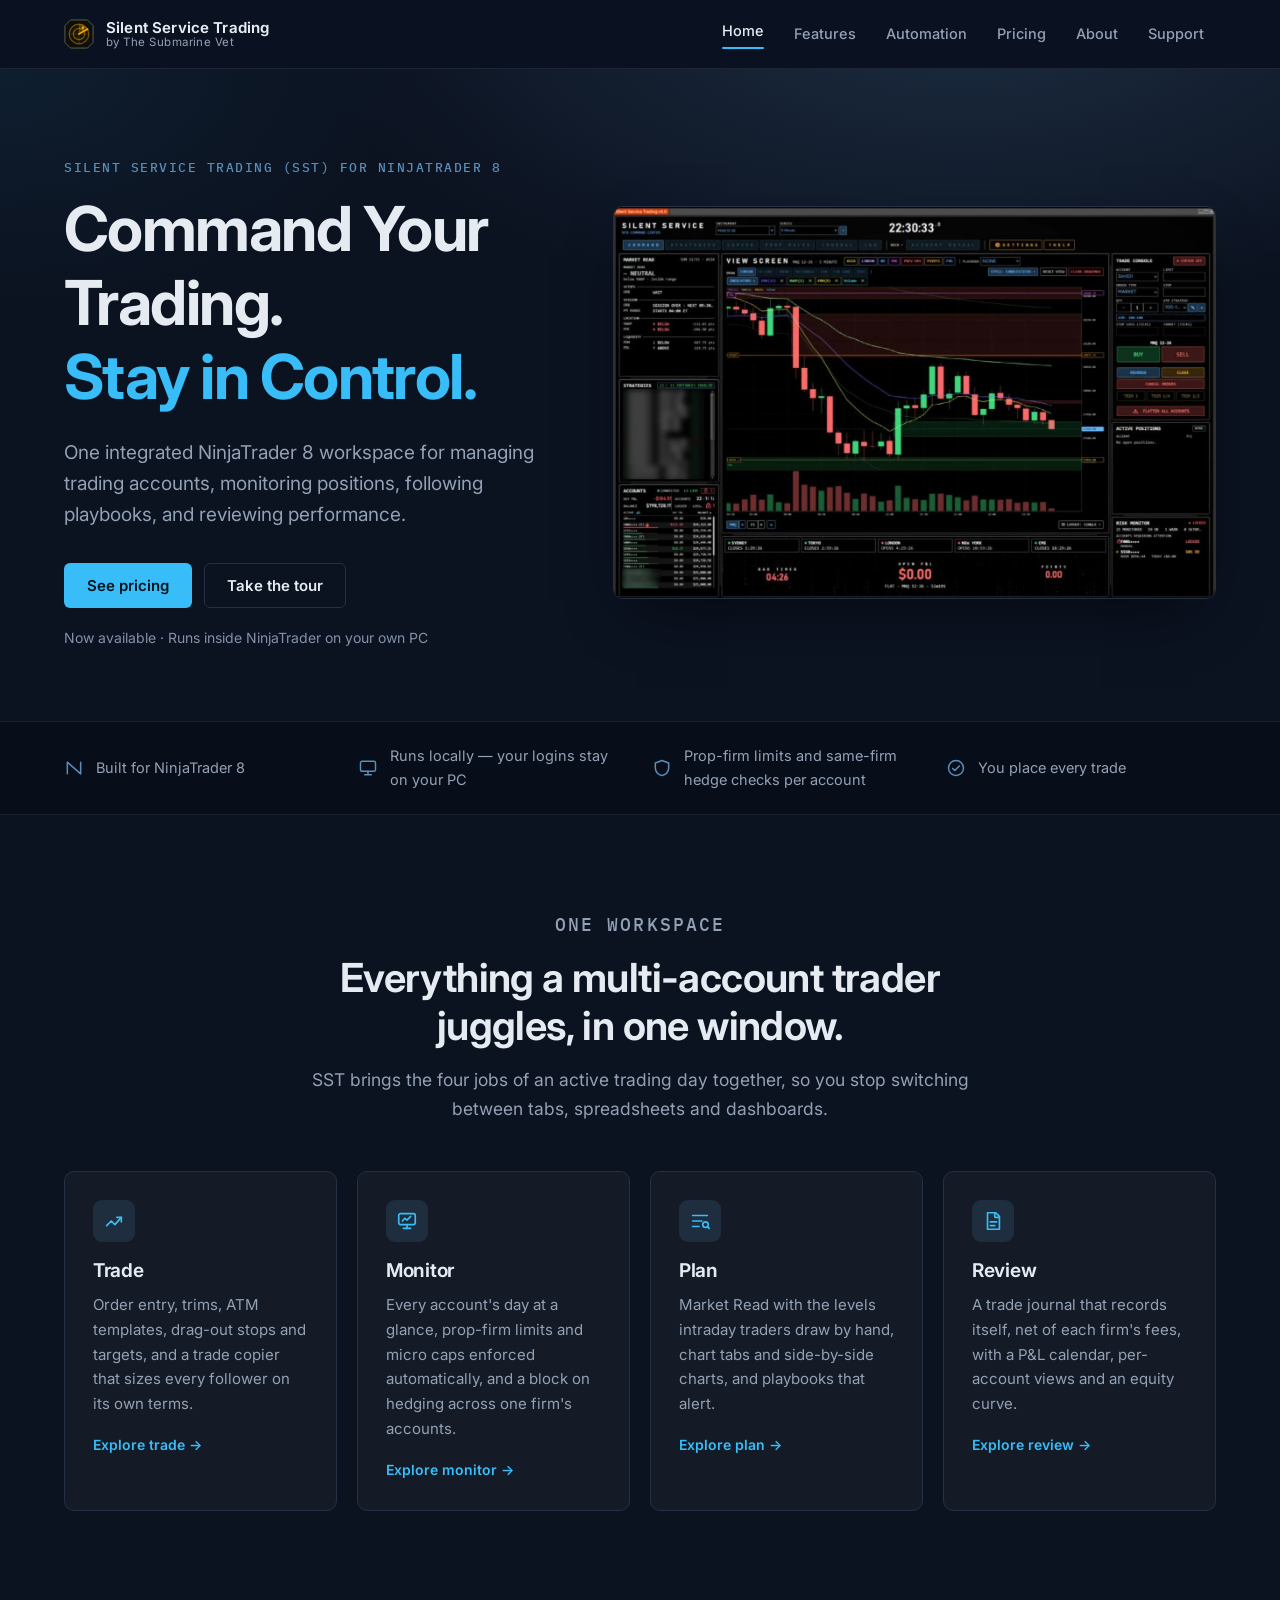
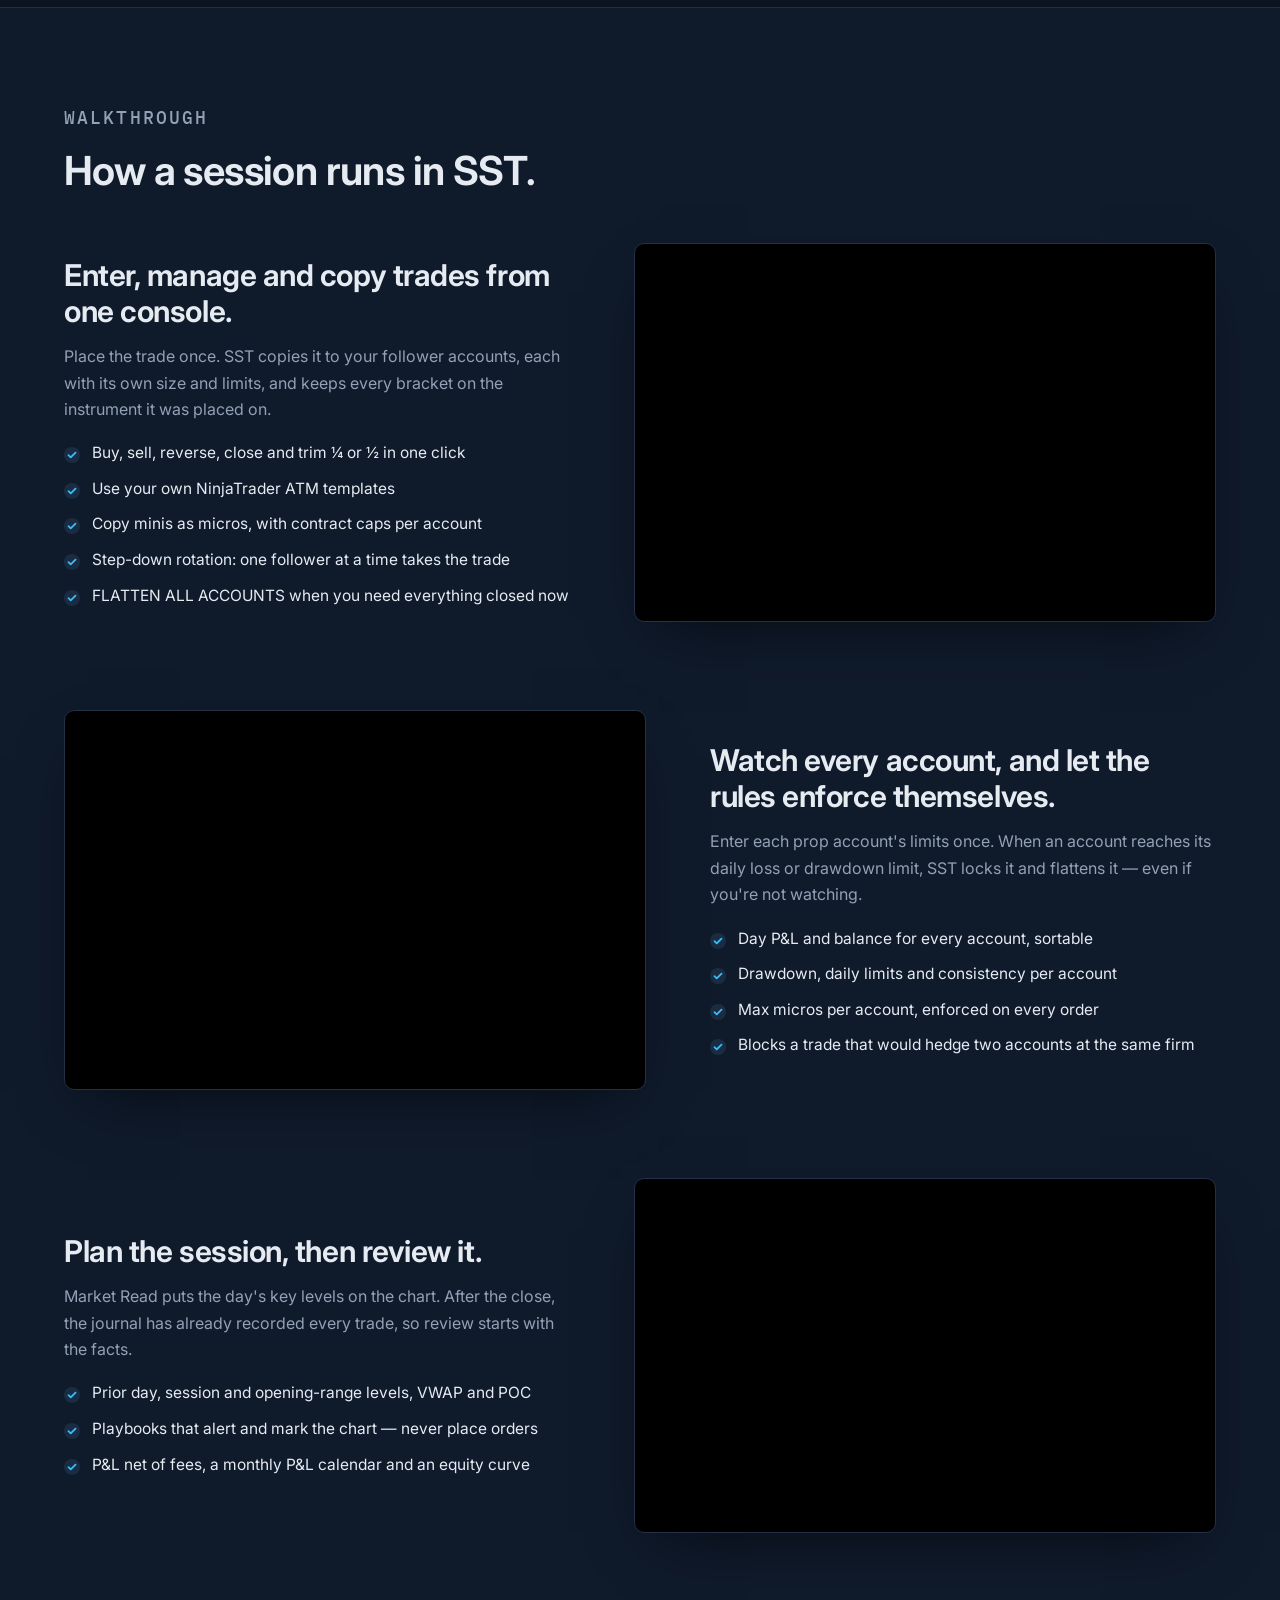
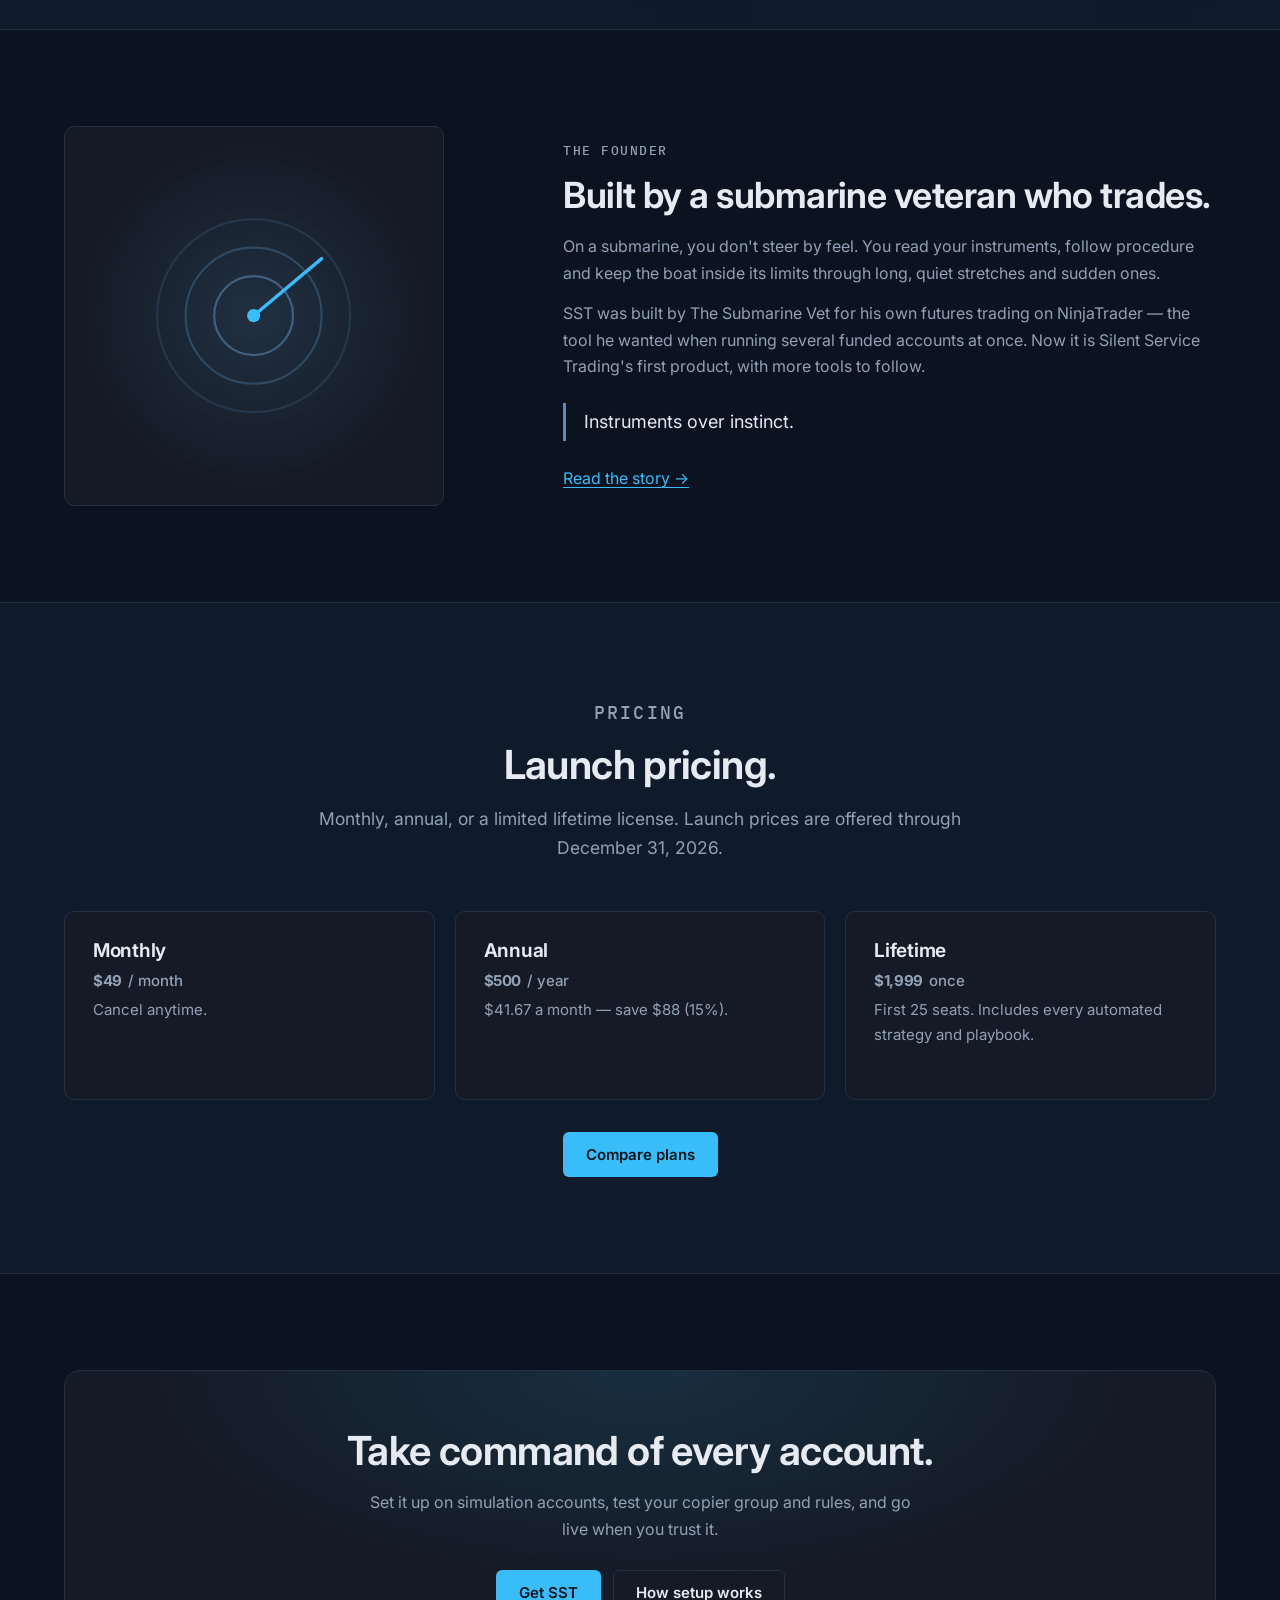
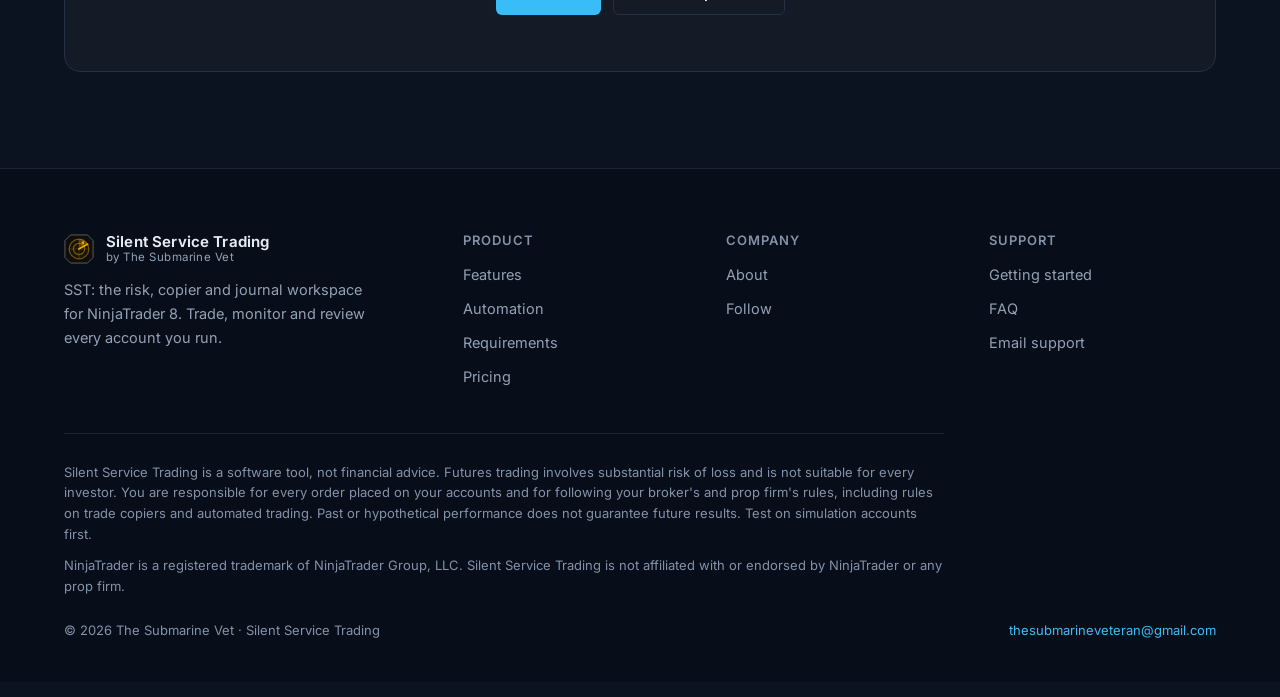
<file: lexicon/index.html>
<!doctype html>
<html lang="en">
<head>
<meta charset="utf-8">
<title>Moved | Silent Service Trading</title>
<meta name="robots" content="noindex">
<link rel="canonical" href="https://silentservicetrading.com/">
<meta http-equiv="refresh" content="0; url=/">
</head>
<body><p>This page has moved. <a href="/">Go to the home page</a>.</p></body>
</html>
</file>
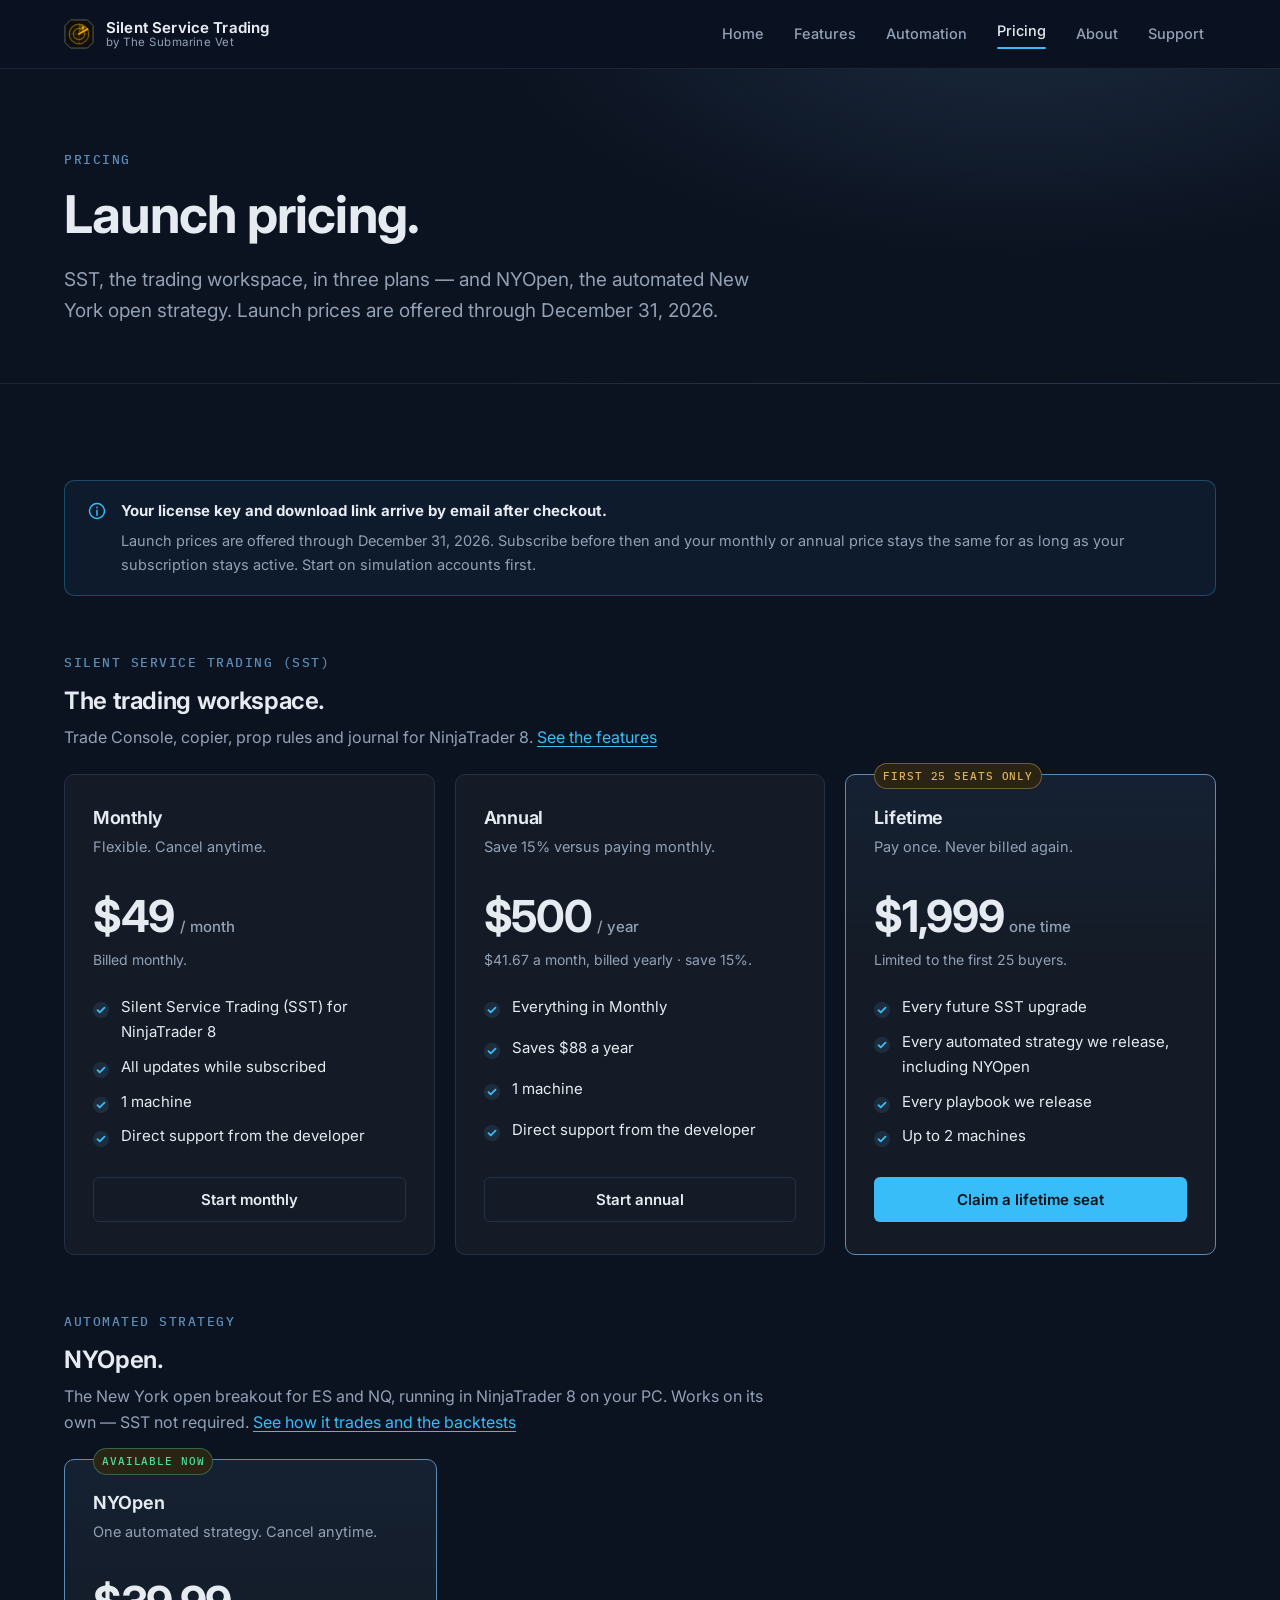
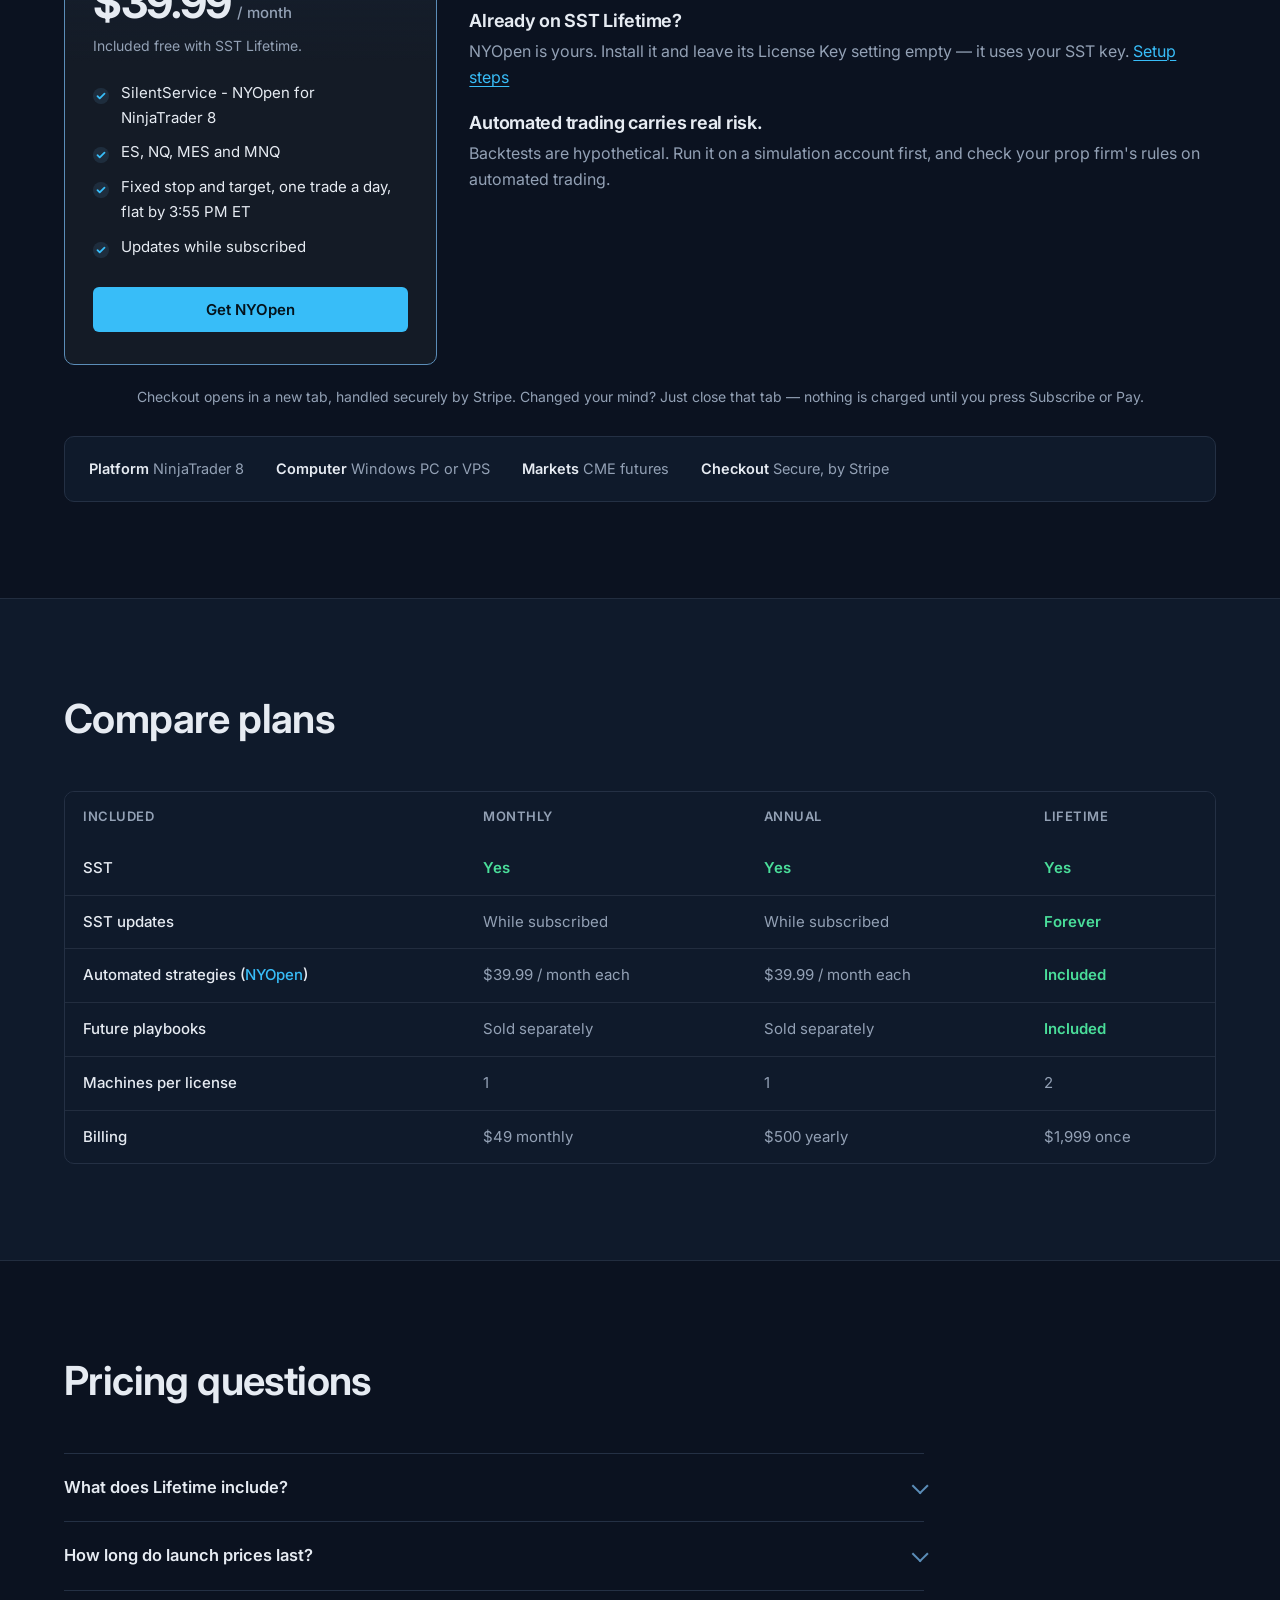
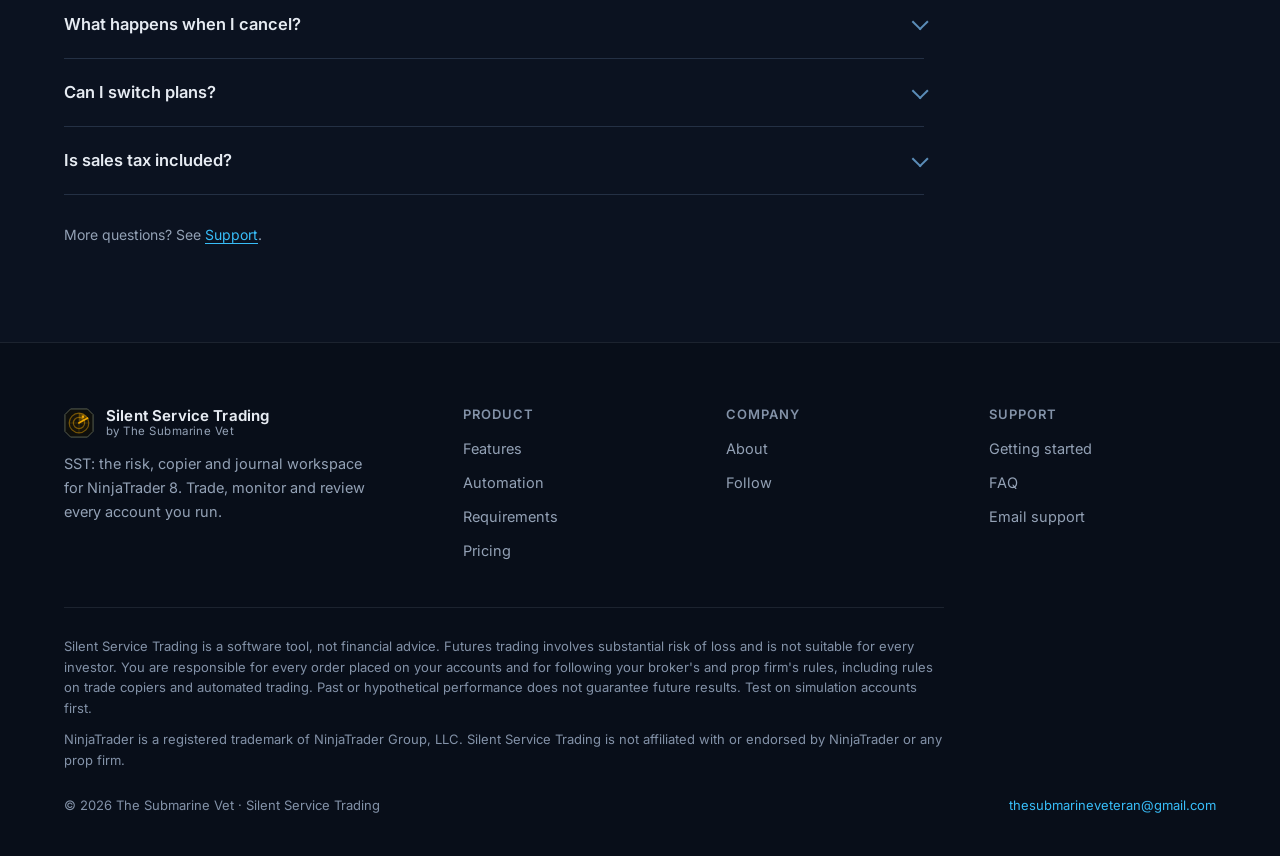
<file: pricing/index.html>
<!doctype html>
<html lang="en">
<head>
<meta charset="utf-8">
<meta name="viewport" content="width=device-width, initial-scale=1">
<title>Pricing — SST for NinjaTrader 8 | Silent Service Trading</title>
<meta name="description" content="Launch pricing for Silent Service Trading (SST): $49 monthly, $500 yearly, or a $1,999 lifetime license (first 25 buyers). NYOpen automated strategy: $39.99 a month.">
<link rel="canonical" href="https://silentservicetrading.com/pricing/">
<meta name="theme-color" content="#0B1220">
<meta property="og:type" content="website">
<meta property="og:site_name" content="Silent Service Trading">
<meta property="og:title" content="Pricing — SST for NinjaTrader 8 | Silent Service Trading">
<meta property="og:description" content="Launch pricing for Silent Service Trading (SST): $49 monthly, $500 yearly, or a $1,999 lifetime license (first 25 buyers). NYOpen automated strategy: $39.99 a month.">
<meta property="og:url" content="https://silentservicetrading.com/pricing/">
<meta name="twitter:card" content="summary">
<link rel="icon" href="/assets/img/favicon.svg" type="image/svg+xml">
<link rel="icon" href="/assets/img/favicon-32.png" sizes="32x32" type="image/png">
<link rel="apple-touch-icon" href="/assets/img/apple-touch-icon.png">
<link rel="manifest" href="/site.webmanifest">
<link rel="preconnect" href="https://fonts.googleapis.com">
<link rel="preconnect" href="https://fonts.gstatic.com" crossorigin>
<link href="https://fonts.googleapis.com/css2?family=IBM+Plex+Mono:wght@400;500&family=Inter:wght@400;500;600;650;700&display=swap" rel="stylesheet">
<link rel="stylesheet" href="/assets/site.css?v=ae870fbe">
<script src="/assets/site.js?v=ae870fbe" defer></script>
</head>
<body>
<a class="skip" href="#main">Skip to content</a>
<header class="site-header">
  <div class="wrap">
    <a class="logo" href="/" aria-label="Silent Service Trading — home">
      <svg class="logo-mark" viewBox="0 0 64 64" aria-hidden="true" focusable="false">
  <path d="M14 2 H50 L62 14 V50 L50 62 H14 L2 50 V14 Z" fill="#0E0F0C" stroke="#5C6352" stroke-width="2"/>
  <circle cx="32" cy="32" r="21" fill="#17140A" stroke="#F2A900" stroke-opacity="0.45" stroke-width="2.5"/>
  <circle cx="32" cy="32" r="12" fill="none" stroke="#F2A900" stroke-opacity="0.45" stroke-width="2.5"/>
  <path d="M32 11 V53 M11 32 H53" stroke="#F2A900" stroke-opacity="0.25" stroke-width="1.5"/>
  <path d="M32 32 L32 11 A21 21 0 0 1 50.2 21.5 Z" fill="#F2A900" fill-opacity="0.28"/>
  <path d="M32 32 L50.2 21.5" stroke="#F2A900" stroke-width="3.5" stroke-linecap="square"/>
  <rect x="38" y="16" width="5" height="5" fill="#F2A900"/>
</svg>
      <span class="logo-text"><strong>Silent Service Trading</strong><span>by The Submarine Vet</span></span>
    </a>
    <button class="menu-btn" type="button" aria-expanded="false" aria-controls="site-nav">Menu</button>
    <nav class="nav" id="site-nav" aria-label="Main">
      <a href="/">Home</a>
      <a href="/command-center/">Features</a>
      <a href="/automation/">Automation</a>
      <a href="/pricing/" aria-current="page">Pricing</a>
      <a href="/about/">About</a>
      <a href="/support/">Support</a>
    </nav>
  </div>
</header>
<main id="main">
<section class="page-hero">
  <div class="wrap">
    <p class="eyebrow">Pricing</p>
    <h1>Launch pricing.</h1>
    <p class="lead">SST, the trading workspace, in three plans — and NYOpen, the automated New York open strategy. Launch prices are offered through December&nbsp;31, 2026.</p>
  </div>
</section>

<section class="section">
  <div class="wrap">
    <div class="notice" role="note">
      <svg viewBox="0 0 24 24" fill="none" stroke="currentColor" stroke-width="1.8" stroke-linecap="round" aria-hidden="true"><circle cx="12" cy="12" r="9"/><path d="M12 11v6M12 7.5v.5"/></svg>
      <div>
        <p><strong>Your license key and download link arrive by email after checkout.</strong></p>
        <p class="muted">Launch prices are offered through December&nbsp;31, 2026. Subscribe before then and your monthly or annual price stays the same for as long as your subscription stays active. Start on simulation accounts first.</p>
      </div>
    </div>

    <div class="price-group-head" id="sst">
      <p class="eyebrow">Silent Service Trading (SST)</p>
      <h2>The trading workspace.</h2>
      <p class="muted">Trade Console, copier, prop rules and journal for NinjaTrader&nbsp;8. <a href="/command-center/">See the features</a></p>
    </div>

    <div class="plans">
      <div class="plan">
        <h2>Monthly</h2>
        <p class="plan-sub">Flexible. Cancel anytime.</p>
        <p class="price">$49<small>/ month</small></p>
        <p class="price-note">Billed monthly.</p>
        <ul class="checks">
          <li>Silent Service Trading (SST) for NinjaTrader&nbsp;8</li>
          <li>All updates while subscribed</li>
          <li>1 machine</li>
          <li>Direct support from the developer</li>
        </ul>
        <a class="btn btn-secondary btn-block" data-plan="monthly" href="https://buy.stripe.com/6oU4gydih0RP6fo1B4gnK03" target="_blank" rel="noopener">Start monthly</a>
      </div>
      <div class="plan">
        <h2>Annual</h2>
        <p class="plan-sub">Save 15% versus paying monthly.</p>
        <p class="price">$500<small>/ year</small></p>
        <p class="price-note">$41.67 a month, billed yearly · save 15%.</p>
        <ul class="checks">
          <li>Everything in Monthly</li>
          <li>Saves $88 a year</li>
          <li>1 machine</li>
          <li>Direct support from the developer</li>
        </ul>
        <a class="btn btn-secondary btn-block" data-plan="annual" href="https://buy.stripe.com/3cI3cucedasp9rAgvYgnK04" target="_blank" rel="noopener">Start annual</a>
      </div>
      <div class="plan featured">
        <span class="plan-flag badge badge-planned">First 25 seats only</span>
        <h2>Lifetime</h2>
        <p class="plan-sub">Pay once. Never billed again.</p>
        <p class="price">$1,999<small>one time</small></p>
        <p class="price-note">Limited to the first 25 buyers.</p>
        <ul class="checks">
          <li>Every future SST upgrade</li>
          <li>Every automated strategy we release, including NYOpen</li>
          <li>Every playbook we release</li>
          <li>Up to 2 machines</li>
        </ul>
        <a class="btn btn-primary btn-block" data-plan="lifetime" href="https://buy.stripe.com/4gM7sKdihbwt33ca7AgnK05" target="_blank" rel="noopener">Claim a lifetime seat</a>
      </div>
    </div>

    <div class="price-group-head" id="nyopen">
      <p class="eyebrow">Automated strategy</p>
      <h2>NYOpen.</h2>
      <p class="muted">The New York open breakout for ES and NQ, running in NinjaTrader&nbsp;8 on your PC. Works on its own — SST not required. <a href="/automation/">See how it trades and the backtests</a></p>
    </div>

    <div class="plans plans-solo">
      <div class="plan featured">
        <span class="plan-flag badge badge-available">Available now</span>
        <h2>NYOpen</h2>
        <p class="plan-sub">One automated strategy. Cancel anytime.</p>
        <p class="price">$39.99<small>/ month</small></p>
        <p class="price-note">Included free with SST Lifetime.</p>
        <ul class="checks">
          <li>SilentService - NYOpen for NinjaTrader&nbsp;8</li>
          <li>ES, NQ, MES and MNQ</li>
          <li>Fixed stop and target, one trade a day, flat by 3:55&nbsp;PM ET</li>
          <li>Updates while subscribed</li>
        </ul>
        <a class="btn btn-primary btn-block" data-plan="nyopen" href="https://buy.stripe.com/fZuaEW4LL8kh33c1B4gnK06" target="_blank" rel="noopener">Get NYOpen</a>
      </div>
      <div class="plan-aside">
        <h3>Already on SST Lifetime?</h3>
        <p class="muted">NYOpen is yours. Install it and leave its License Key setting empty — it uses your SST key. <a href="/support/#nyopen">Setup steps</a></p>
        <h3>Automated trading carries real risk.</h3>
        <p class="muted">Backtests are hypothetical. Run it on a simulation account first, and check your prop firm's rules on automated trading.</p>
      </div>
    </div>

    <p class="muted small checkout-note">Checkout opens in a new tab, handled securely by Stripe. Changed your mind? Just close that tab — nothing is charged until you press Subscribe or Pay.</p>

    <div class="reqs">
      <span><strong>Platform</strong> NinjaTrader&nbsp;8</span>
      <span><strong>Computer</strong> Windows PC or VPS</span>
      <span><strong>Markets</strong> CME futures</span>
      <span><strong>Checkout</strong> Secure, by Stripe</span>
    </div>
  </div>
</section>

<section class="section section-alt">
  <div class="wrap">
    <div class="section-head"><h2>Compare plans</h2></div>
    <div class="table-wrap">
      <table>
        <caption class="sr-only">Plan comparison</caption>
        <thead><tr><th scope="col">Included</th><th scope="col">Monthly</th><th scope="col">Annual</th><th scope="col">Lifetime</th></tr></thead>
        <tbody>
          <tr><th scope="row">SST</th><td class="yes">Yes</td><td class="yes">Yes</td><td class="yes">Yes</td></tr>
          <tr><th scope="row">SST updates</th><td>While subscribed</td><td>While subscribed</td><td class="yes">Forever</td></tr>
          <tr><th scope="row">Automated strategies (<a href="/automation/">NYOpen</a>)</th><td>$39.99 / month each</td><td>$39.99 / month each</td><td class="yes">Included</td></tr>
          <tr><th scope="row">Future playbooks</th><td>Sold separately</td><td>Sold separately</td><td class="yes">Included</td></tr>
          <tr><th scope="row">Machines per license</th><td>1</td><td>1</td><td>2</td></tr>
          <tr><th scope="row">Billing</th><td>$49 monthly</td><td>$500 yearly</td><td>$1,999 once</td></tr>
        </tbody>
      </table>
    </div>
  </div>
</section>

<section class="section">
  <div class="wrap">
    <div class="section-head"><h2>Pricing questions</h2></div>
    <div class="faq">
      <details><summary>What does Lifetime include?</summary><div><p>One payment, never billed again. You get every future upgrade of SST, plus every automated strategy and every playbook Silent Service Trading releases, for as long as they're offered. Only the first 25 lifetime seats are sold.</p></div></details>
      <details><summary>How long do launch prices last?</summary><div><p>Launch prices are offered through December&nbsp;31, 2026. If you subscribe before then, your monthly or annual price stays the same for as long as your subscription stays active. If it lapses, a new subscription is at the price offered at that time.</p></div></details>
      <details><summary>What happens when I cancel?</summary><div><p>Monthly and annual plans run to the end of the period you've paid for. After that, SST won't start new sessions. Nothing about your NinjaTrader accounts or positions is changed.</p></div></details>
      <details><summary>Can I switch plans?</summary><div><p>Yes. <a href="mailto:thesubmarineveteran@gmail.com">Email us</a> and we'll help you move between monthly, annual and lifetime.</p></div></details>
      <details><summary>Is sales tax included?</summary><div><p>Tax is calculated at checkout based on where you are. Checkout and billing are handled securely by Stripe.</p></div></details>
    </div>
    <p class="muted small" style="margin-top:28px">More questions? See <a href="/support/#faq">Support</a>.</p>
  </div>
</section>
</main>
<footer class="site-footer">
  <div class="wrap">
    <div class="foot-grid">
      <div class="foot-brand">
        <a class="logo" href="/" aria-label="Silent Service Trading — home"><svg class="logo-mark" viewBox="0 0 64 64" aria-hidden="true" focusable="false">
  <path d="M14 2 H50 L62 14 V50 L50 62 H14 L2 50 V14 Z" fill="#0E0F0C" stroke="#5C6352" stroke-width="2"/>
  <circle cx="32" cy="32" r="21" fill="#17140A" stroke="#F2A900" stroke-opacity="0.45" stroke-width="2.5"/>
  <circle cx="32" cy="32" r="12" fill="none" stroke="#F2A900" stroke-opacity="0.45" stroke-width="2.5"/>
  <path d="M32 11 V53 M11 32 H53" stroke="#F2A900" stroke-opacity="0.25" stroke-width="1.5"/>
  <path d="M32 32 L32 11 A21 21 0 0 1 50.2 21.5 Z" fill="#F2A900" fill-opacity="0.28"/>
  <path d="M32 32 L50.2 21.5" stroke="#F2A900" stroke-width="3.5" stroke-linecap="square"/>
  <rect x="38" y="16" width="5" height="5" fill="#F2A900"/>
</svg><span class="logo-text"><strong>Silent Service Trading</strong><span>by The Submarine Vet</span></span></a>
        <p>SST: the risk, copier and journal workspace for NinjaTrader&nbsp;8. Trade, monitor and review every account you run.</p>
      </div>
      <div class="foot-col">
        <h2>Product</h2>
        <ul>
          <li><a href="/command-center/">Features</a></li>
          <li><a href="/automation/">Automation</a></li>
          <li><a href="/command-center/#requirements">Requirements</a></li>
          <li><a href="/pricing/">Pricing</a></li>
        </ul>
      </div>
      <div class="foot-col">
        <h2>Company</h2>
        <ul>
          <li><a href="/about/">About</a></li>
          <li><a href="/about/#follow">Follow</a></li>
        </ul>
      </div>
      <div class="foot-col">
        <h2>Support</h2>
        <ul>
          <li><a href="/support/#getting-started">Getting started</a></li>
          <li><a href="/support/#faq">FAQ</a></li>
          <li><a href="mailto:thesubmarineveteran@gmail.com">Email support</a></li>
        </ul>
      </div>
    </div>
    <p class="disclaimer">Silent Service Trading is a software tool, not financial advice. Futures trading involves substantial risk of loss and is not suitable for every investor. You are responsible for every order placed on your accounts and for following your broker's and prop firm's rules, including rules on trade copiers and automated trading. Past or hypothetical performance does not guarantee future results. Test on simulation accounts first.</p>
    <p class="disclaimer">NinjaTrader is a registered trademark of NinjaTrader Group, LLC. Silent Service Trading is not affiliated with or endorsed by NinjaTrader or any prop firm.</p>
    <div class="foot-bottom">
      <span>&copy; <span data-year>2026</span> The Submarine Vet · Silent Service Trading</span>
      <a href="mailto:thesubmarineveteran@gmail.com">thesubmarineveteran@gmail.com</a>
    </div>
  </div>
</footer>
</body>
</html>
</file>
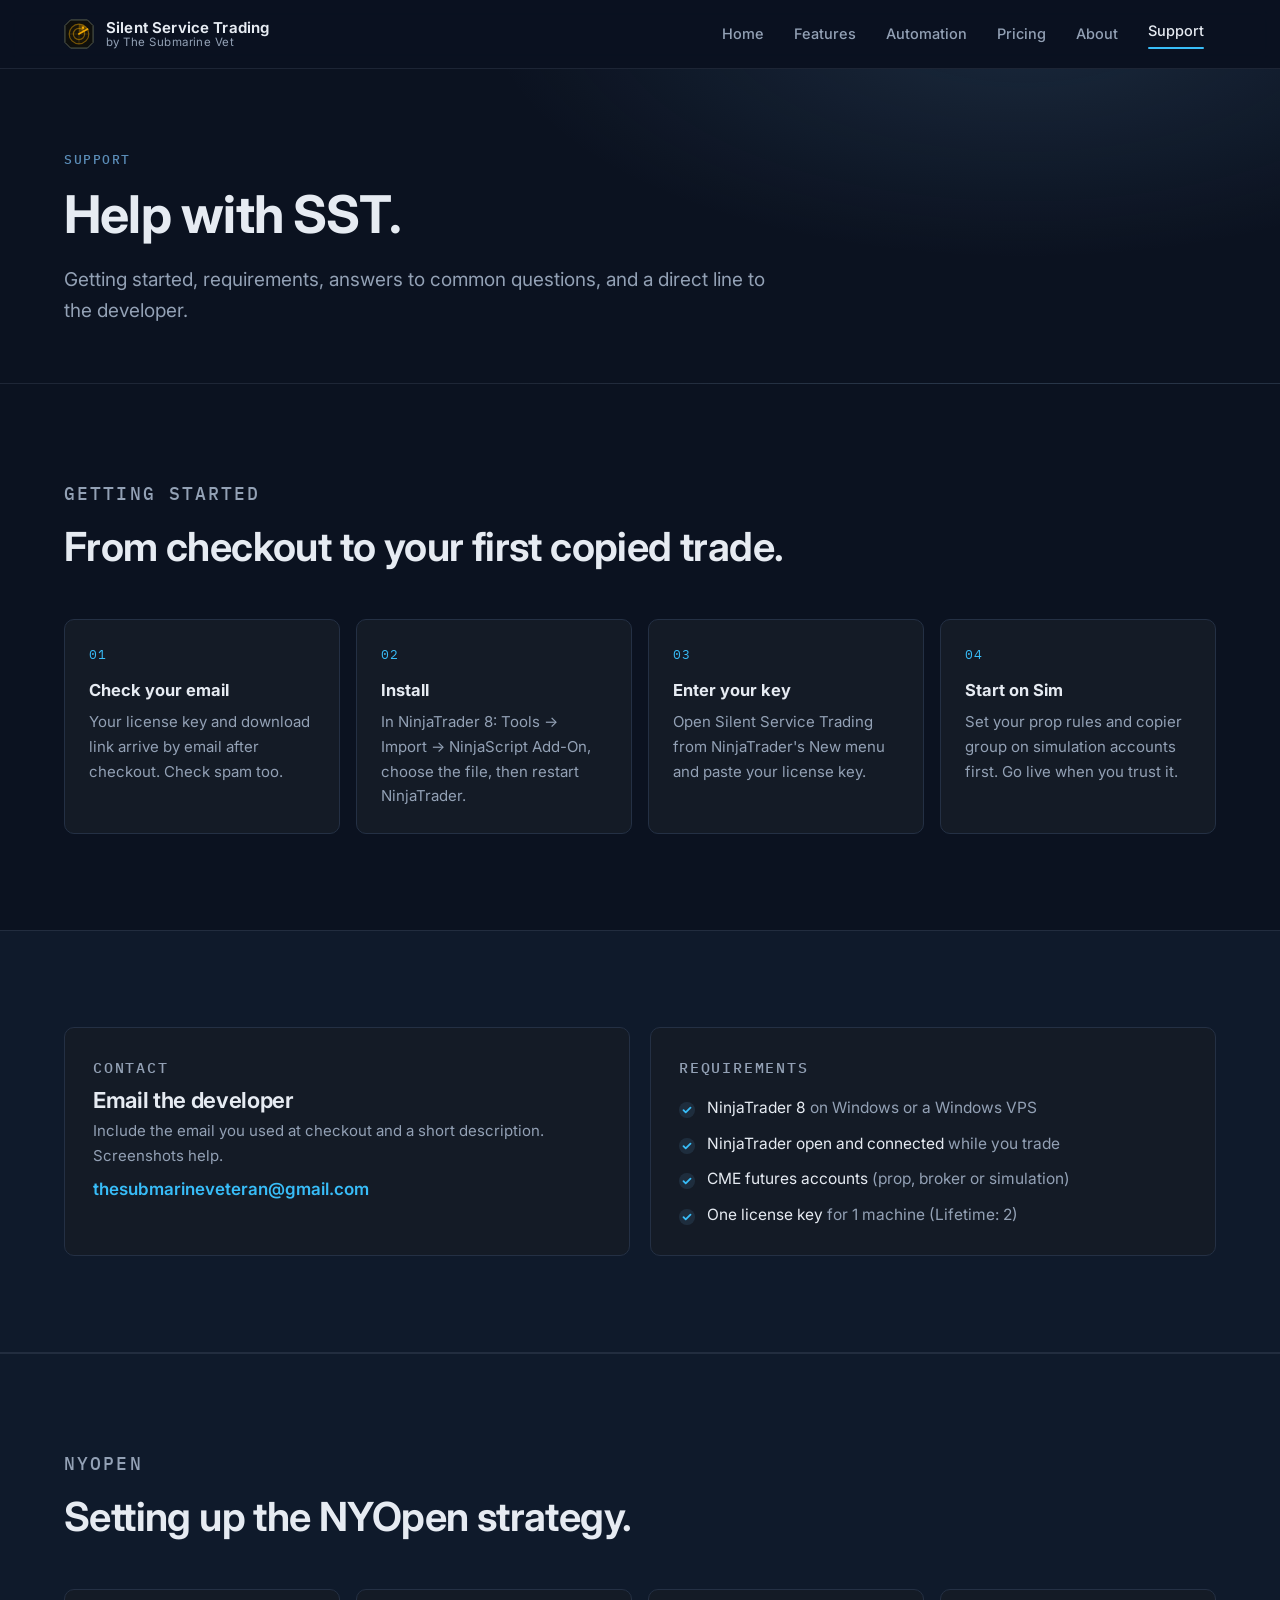
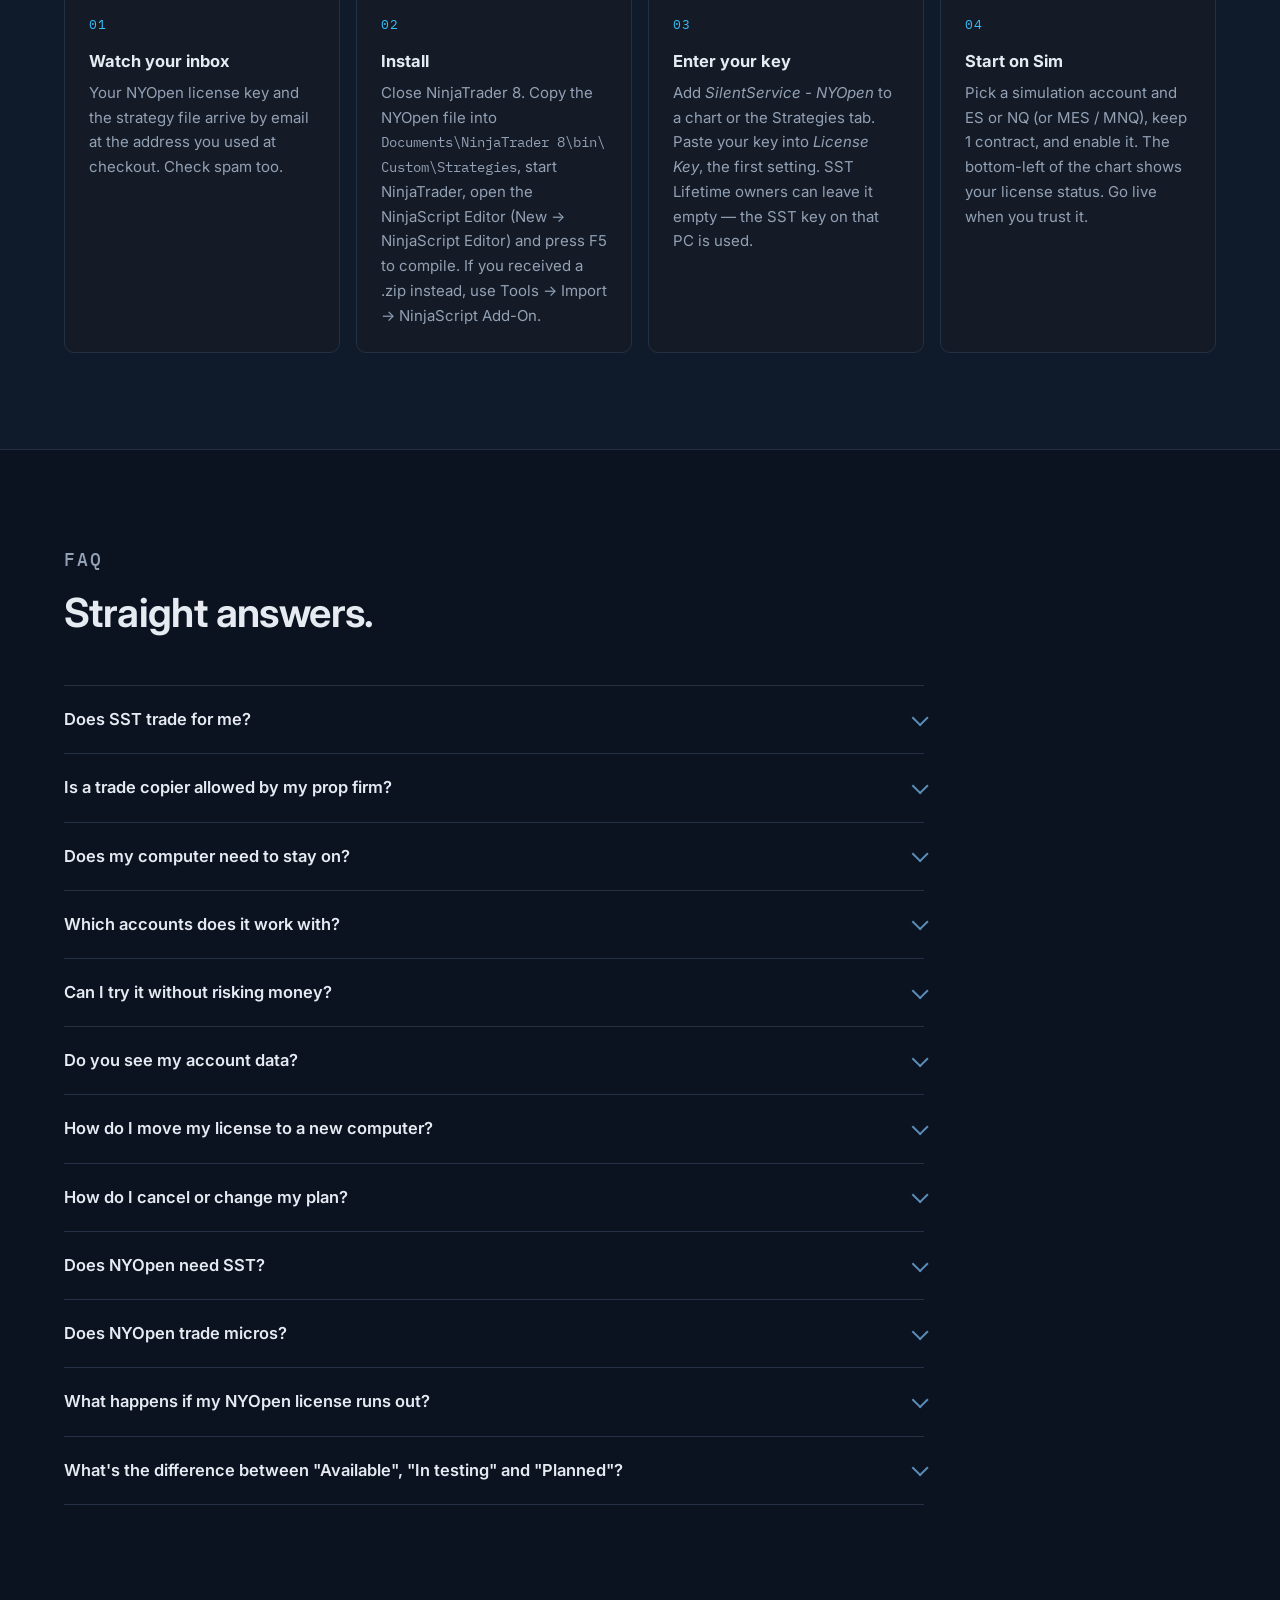
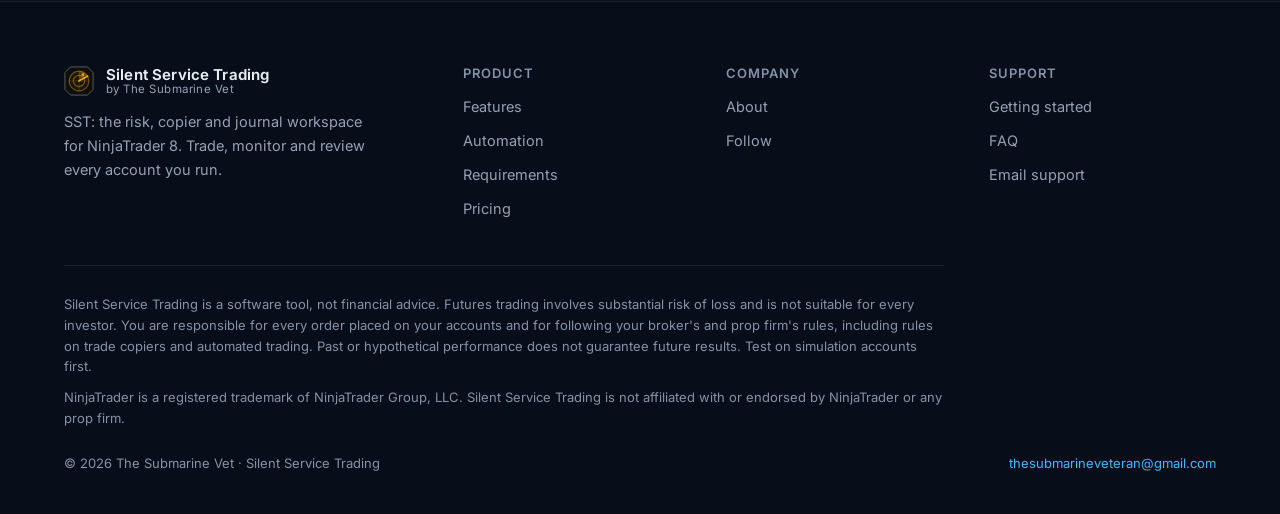
<file: support/index.html>
<!doctype html>
<html lang="en">
<head>
<meta charset="utf-8">
<meta name="viewport" content="width=device-width, initial-scale=1">
<title>Support — SST | Silent Service Trading</title>
<meta name="description" content="Get started with SST for NinjaTrader 8: installation, requirements, frequently asked questions and direct support from the developer.">
<link rel="canonical" href="https://silentservicetrading.com/support/">
<meta name="theme-color" content="#0B1220">
<meta property="og:type" content="website">
<meta property="og:site_name" content="Silent Service Trading">
<meta property="og:title" content="Support — SST | Silent Service Trading">
<meta property="og:description" content="Get started with SST for NinjaTrader 8: installation, requirements, frequently asked questions and direct support from the developer.">
<meta property="og:url" content="https://silentservicetrading.com/support/">
<meta name="twitter:card" content="summary">
<link rel="icon" href="/assets/img/favicon.svg" type="image/svg+xml">
<link rel="icon" href="/assets/img/favicon-32.png" sizes="32x32" type="image/png">
<link rel="apple-touch-icon" href="/assets/img/apple-touch-icon.png">
<link rel="manifest" href="/site.webmanifest">
<link rel="preconnect" href="https://fonts.googleapis.com">
<link rel="preconnect" href="https://fonts.gstatic.com" crossorigin>
<link href="https://fonts.googleapis.com/css2?family=IBM+Plex+Mono:wght@400;500&family=Inter:wght@400;500;600;650;700&display=swap" rel="stylesheet">
<link rel="stylesheet" href="/assets/site.css?v=ae870fbe">
<script src="/assets/site.js?v=ae870fbe" defer></script>
</head>
<body>
<a class="skip" href="#main">Skip to content</a>
<header class="site-header">
  <div class="wrap">
    <a class="logo" href="/" aria-label="Silent Service Trading — home">
      <svg class="logo-mark" viewBox="0 0 64 64" aria-hidden="true" focusable="false">
  <path d="M14 2 H50 L62 14 V50 L50 62 H14 L2 50 V14 Z" fill="#0E0F0C" stroke="#5C6352" stroke-width="2"/>
  <circle cx="32" cy="32" r="21" fill="#17140A" stroke="#F2A900" stroke-opacity="0.45" stroke-width="2.5"/>
  <circle cx="32" cy="32" r="12" fill="none" stroke="#F2A900" stroke-opacity="0.45" stroke-width="2.5"/>
  <path d="M32 11 V53 M11 32 H53" stroke="#F2A900" stroke-opacity="0.25" stroke-width="1.5"/>
  <path d="M32 32 L32 11 A21 21 0 0 1 50.2 21.5 Z" fill="#F2A900" fill-opacity="0.28"/>
  <path d="M32 32 L50.2 21.5" stroke="#F2A900" stroke-width="3.5" stroke-linecap="square"/>
  <rect x="38" y="16" width="5" height="5" fill="#F2A900"/>
</svg>
      <span class="logo-text"><strong>Silent Service Trading</strong><span>by The Submarine Vet</span></span>
    </a>
    <button class="menu-btn" type="button" aria-expanded="false" aria-controls="site-nav">Menu</button>
    <nav class="nav" id="site-nav" aria-label="Main">
      <a href="/">Home</a>
      <a href="/command-center/">Features</a>
      <a href="/automation/">Automation</a>
      <a href="/pricing/">Pricing</a>
      <a href="/about/">About</a>
      <a href="/support/" aria-current="page">Support</a>
    </nav>
  </div>
</header>
<main id="main">
<section class="page-hero">
  <div class="wrap">
    <p class="eyebrow">Support</p>
    <h1>Help with SST.</h1>
    <p class="lead">Getting started, requirements, answers to common questions, and a direct line to the developer.</p>
  </div>
</section>

<section class="section" id="getting-started" style="scroll-margin-top:72px">
  <div class="wrap">
    <div class="section-head"><p class="eyebrow">Getting started</p><h2>From checkout to your first copied trade.</h2></div>
    <ol class="steps">
      <li><strong>Check your email</strong>Your license key and download link arrive by email after checkout. Check spam too.</li>
      <li><strong>Install</strong>In NinjaTrader&nbsp;8: Tools → Import → NinjaScript Add-On, choose the file, then restart NinjaTrader.</li>
      <li><strong>Enter your key</strong>Open Silent Service Trading from NinjaTrader's New menu and paste your license key.</li>
      <li><strong>Start on Sim</strong>Set your prop rules and copier group on simulation accounts first. Go live when you trust it.</li>
    </ol>
  </div>
</section>

<section class="section section-alt">
  <div class="wrap grid-2">
    <div class="card contact-card">
      <p class="eyebrow" style="margin:0">Contact</p>
      <h2 style="font-size:22px">Email the developer</h2>
      <p class="muted">Include the email you used at checkout and a short description. Screenshots help.</p>
      <a href="mailto:thesubmarineveteran@gmail.com">thesubmarineveteran@gmail.com</a>
    </div>
    <div class="card">
      <p class="eyebrow" style="margin:0 0 14px">Requirements</p>
      <ul class="checks">
        <li>NinjaTrader&nbsp;8 <span>on Windows or a Windows VPS</span></li>
        <li>NinjaTrader open and connected <span>while you trade</span></li>
        <li>CME futures accounts <span>(prop, broker or simulation)</span></li>
        <li>One license key <span>for 1 machine (Lifetime: 2)</span></li>
      </ul>
    </div>
  </div>
</section>

<section class="section section-alt" id="nyopen" style="scroll-margin-top:72px">
  <div class="wrap">
    <div class="section-head"><p class="eyebrow">NYOpen</p><h2>Setting up the NYOpen strategy.</h2></div>
    <ol class="steps">
      <li><strong>Watch your inbox</strong>Your NYOpen license key and the strategy file arrive by email at the address you used at checkout. Check spam too.</li>
      <li><strong>Install</strong>Close NinjaTrader&nbsp;8. Copy the NYOpen file into <code>Documents\NinjaTrader&nbsp;8\bin\Custom\Strategies</code>, start NinjaTrader, open the NinjaScript Editor (New → NinjaScript Editor) and press F5 to compile. If you received a .zip instead, use Tools → Import → NinjaScript Add-On.</li>
      <li><strong>Enter your key</strong>Add <em>SilentService - NYOpen</em> to a chart or the Strategies tab. Paste your key into <em>License Key</em>, the first setting. SST Lifetime owners can leave it empty — the SST key on that PC is used.</li>
      <li><strong>Start on Sim</strong>Pick a simulation account and ES or NQ (or MES / MNQ), keep 1 contract, and enable it. The bottom-left of the chart shows your license status. Go live when you trust it.</li>
    </ol>
  </div>
</section>

<section class="section" id="faq" style="scroll-margin-top:72px">
  <div class="wrap">
    <div class="section-head"><p class="eyebrow">FAQ</p><h2>Straight answers.</h2></div>
    <div class="faq">
      <details><summary>Does SST trade for me?</summary><div><p>No. You place the trades — by hand, or with your own NinjaTrader strategies. SST copies them to your other accounts and enforces the limits you set. Playbooks only alert and mark the chart.</p></div></details>
      <details><summary>Is a trade copier allowed by my prop firm?</summary><div><p>Rules differ by firm and change over time. Some firms allow copying between your own accounts, some restrict it, and some limit automated trading. Check your firm's current rules before you copy to its accounts — you're responsible for following them.</p></div></details>
      <details><summary>Does my computer need to stay on?</summary><div><p>Yes. SST runs inside NinjaTrader, so NinjaTrader must be open and connected while you trade. Many traders use a Windows VPS.</p></div></details>
      <details><summary>Which accounts does it work with?</summary><div><p>Any account you can trade in NinjaTrader&nbsp;8, including prop-firm accounts connected there and NinjaTrader's simulation accounts.</p></div></details>
      <details><summary>Can I try it without risking money?</summary><div><p>Yes, and you should. Set it up on simulation accounts first, test your copier group and rules, then move to live accounts.</p></div></details>
      <details><summary>Do you see my account data?</summary><div><p>No. Your accounts, balances and positions stay inside NinjaTrader on your machine. The license check sends only your license key and a machine ID.</p></div></details>
      <details><summary>How do I move my license to a new computer?</summary><div><p>Monthly and Annual licenses run on 1 machine; Lifetime on up to 2. <a href="mailto:thesubmarineveteran@gmail.com">Email us</a> and we'll free up a seat.</p></div></details>
      <details><summary>How do I cancel or change my plan?</summary><div><p><a href="mailto:thesubmarineveteran@gmail.com">Email us</a> from the address you used at checkout. Monthly and annual plans run to the end of the period you've paid for.</p></div></details>
      <details><summary>Does NYOpen need SST?</summary><div><p>No. NYOpen is a NinjaTrader&nbsp;8 strategy and runs on its own with its own license key. It's included with an SST Lifetime license — leave its License Key empty and it uses the SST key on that PC.</p></div></details>
      <details><summary>Does NYOpen trade micros?</summary><div><p>Yes — run it on MES or MNQ as well as ES or NQ. The stop and target are set in dollars per contract and converted to ticks, so the distance stays the same at any size.</p></div></details>
      <details><summary>What happens if my NYOpen license runs out?</summary><div><p>If it lapses while running, NYOpen takes no new trades; any open trade keeps its stop, target and 3:55&nbsp;PM flatten. The next time you enable it without a valid license, it turns itself off and the Log tab says why.</p></div></details>
      <details><summary>What's the difference between "Available", "In testing" and "Planned"?</summary><div><p>Available features are in the current release. In-testing features are built and finishing testing before release. Planned features are on the roadmap and not yet in the product — buy for what's available today.</p></div></details>
    </div>
  </div>
</section>
</main>
<footer class="site-footer">
  <div class="wrap">
    <div class="foot-grid">
      <div class="foot-brand">
        <a class="logo" href="/" aria-label="Silent Service Trading — home"><svg class="logo-mark" viewBox="0 0 64 64" aria-hidden="true" focusable="false">
  <path d="M14 2 H50 L62 14 V50 L50 62 H14 L2 50 V14 Z" fill="#0E0F0C" stroke="#5C6352" stroke-width="2"/>
  <circle cx="32" cy="32" r="21" fill="#17140A" stroke="#F2A900" stroke-opacity="0.45" stroke-width="2.5"/>
  <circle cx="32" cy="32" r="12" fill="none" stroke="#F2A900" stroke-opacity="0.45" stroke-width="2.5"/>
  <path d="M32 11 V53 M11 32 H53" stroke="#F2A900" stroke-opacity="0.25" stroke-width="1.5"/>
  <path d="M32 32 L32 11 A21 21 0 0 1 50.2 21.5 Z" fill="#F2A900" fill-opacity="0.28"/>
  <path d="M32 32 L50.2 21.5" stroke="#F2A900" stroke-width="3.5" stroke-linecap="square"/>
  <rect x="38" y="16" width="5" height="5" fill="#F2A900"/>
</svg><span class="logo-text"><strong>Silent Service Trading</strong><span>by The Submarine Vet</span></span></a>
        <p>SST: the risk, copier and journal workspace for NinjaTrader&nbsp;8. Trade, monitor and review every account you run.</p>
      </div>
      <div class="foot-col">
        <h2>Product</h2>
        <ul>
          <li><a href="/command-center/">Features</a></li>
          <li><a href="/automation/">Automation</a></li>
          <li><a href="/command-center/#requirements">Requirements</a></li>
          <li><a href="/pricing/">Pricing</a></li>
        </ul>
      </div>
      <div class="foot-col">
        <h2>Company</h2>
        <ul>
          <li><a href="/about/">About</a></li>
          <li><a href="/about/#follow">Follow</a></li>
        </ul>
      </div>
      <div class="foot-col">
        <h2>Support</h2>
        <ul>
          <li><a href="/support/#getting-started">Getting started</a></li>
          <li><a href="/support/#faq">FAQ</a></li>
          <li><a href="mailto:thesubmarineveteran@gmail.com">Email support</a></li>
        </ul>
      </div>
    </div>
    <p class="disclaimer">Silent Service Trading is a software tool, not financial advice. Futures trading involves substantial risk of loss and is not suitable for every investor. You are responsible for every order placed on your accounts and for following your broker's and prop firm's rules, including rules on trade copiers and automated trading. Past or hypothetical performance does not guarantee future results. Test on simulation accounts first.</p>
    <p class="disclaimer">NinjaTrader is a registered trademark of NinjaTrader Group, LLC. Silent Service Trading is not affiliated with or endorsed by NinjaTrader or any prop firm.</p>
    <div class="foot-bottom">
      <span>&copy; <span data-year>2026</span> The Submarine Vet · Silent Service Trading</span>
      <a href="mailto:thesubmarineveteran@gmail.com">thesubmarineveteran@gmail.com</a>
    </div>
  </div>
</footer>
</body>
</html>
</file>
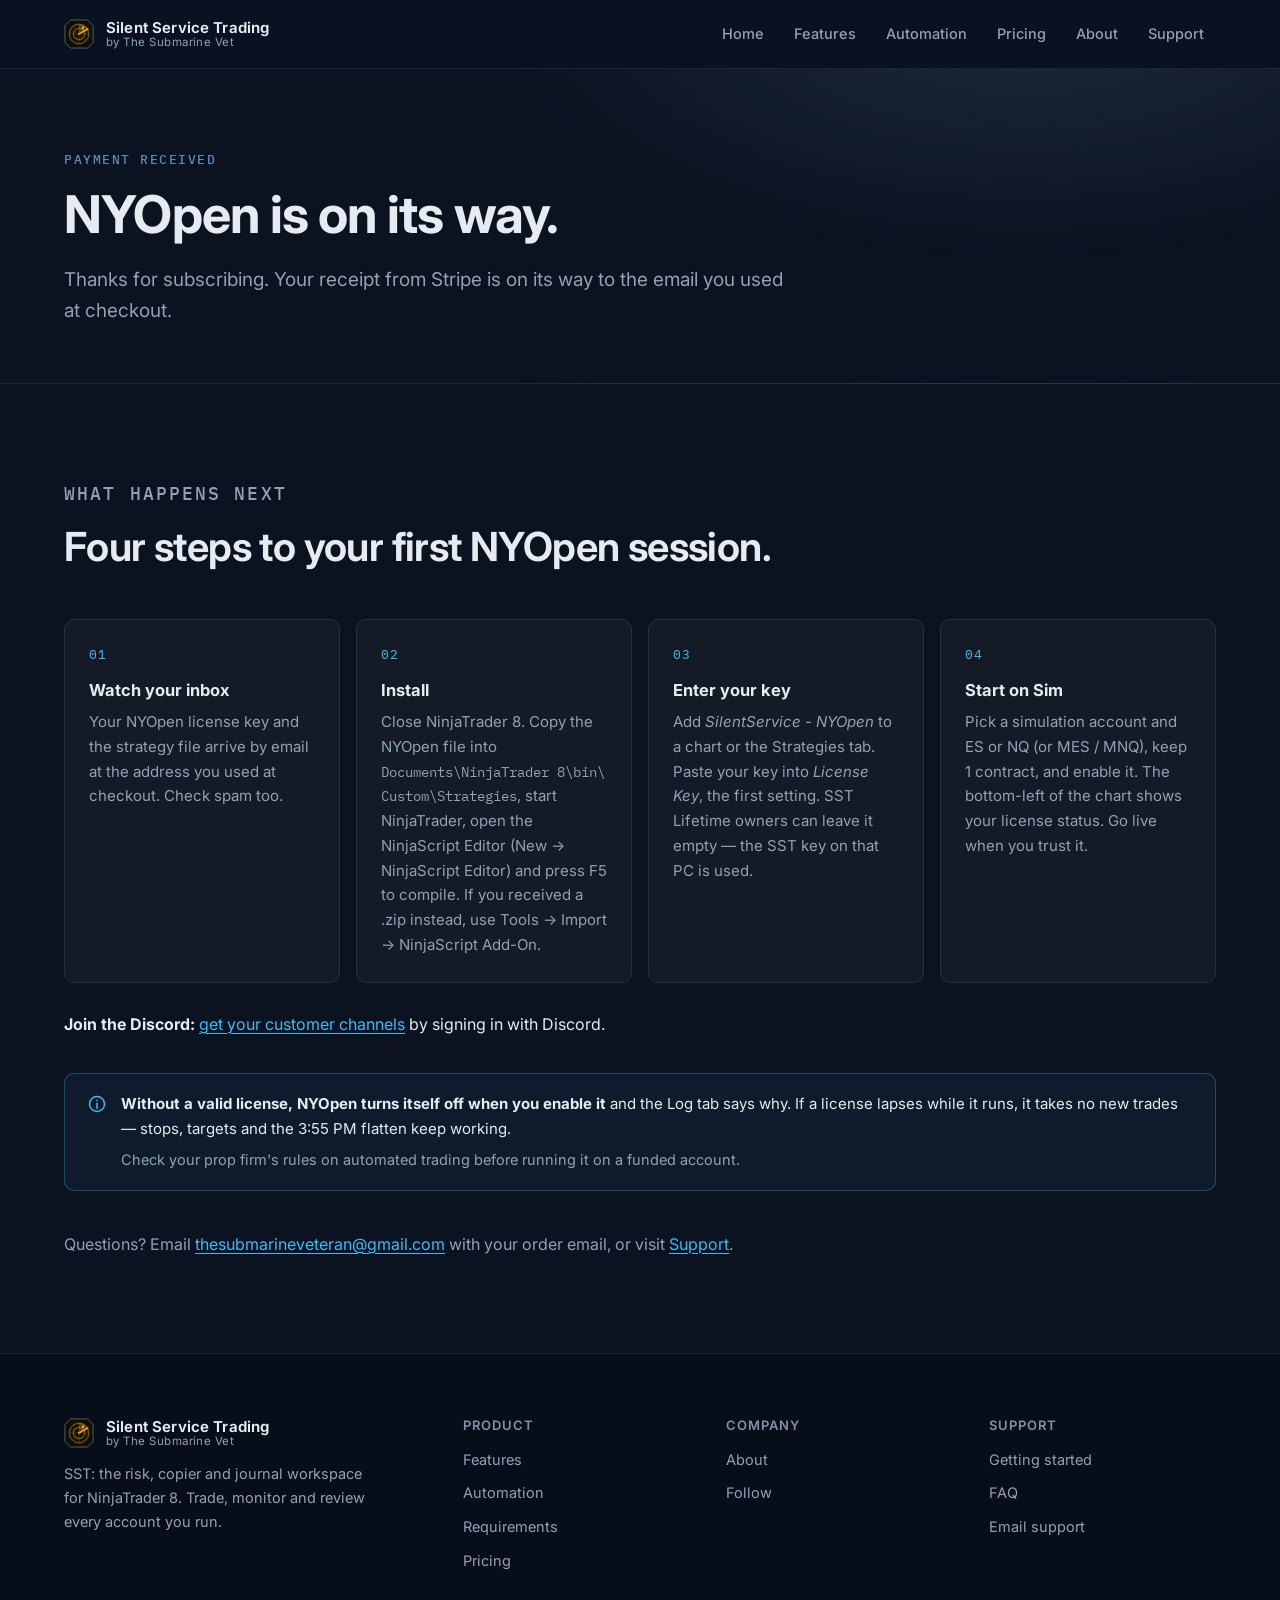
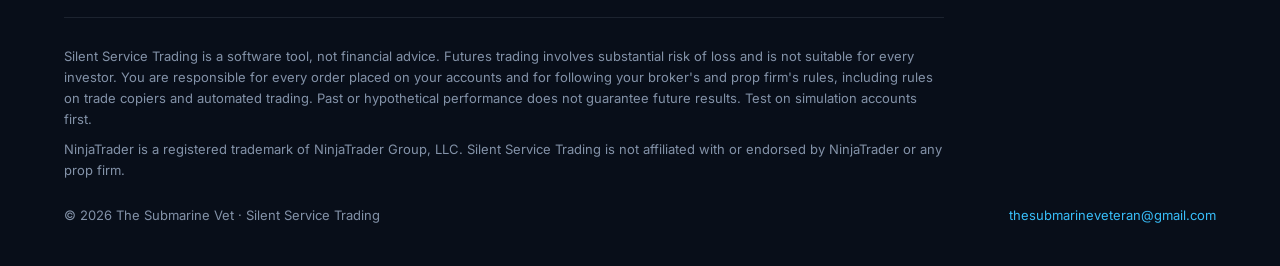
<file: automation/thanks/index.html>
<!doctype html>
<html lang="en">
<head>
<meta charset="utf-8">
<meta name="viewport" content="width=device-width, initial-scale=1">
<title>Welcome aboard — NYOpen | Silent Service Trading</title>
<meta name="description" content="Thanks for subscribing to NYOpen. Here's how to install it and enter your license key.">
<meta name="robots" content="noindex">
<link rel="canonical" href="https://silentservicetrading.com/automation/thanks/">
<meta name="theme-color" content="#0B1220">
<meta property="og:type" content="website">
<meta property="og:site_name" content="Silent Service Trading">
<meta property="og:title" content="Welcome aboard — NYOpen | Silent Service Trading">
<meta property="og:description" content="Thanks for subscribing to NYOpen. Here's how to install it and enter your license key.">
<meta property="og:url" content="https://silentservicetrading.com/automation/thanks/">
<meta name="twitter:card" content="summary">
<link rel="icon" href="/assets/img/favicon.svg" type="image/svg+xml">
<link rel="icon" href="/assets/img/favicon-32.png" sizes="32x32" type="image/png">
<link rel="apple-touch-icon" href="/assets/img/apple-touch-icon.png">
<link rel="manifest" href="/site.webmanifest">
<link rel="preconnect" href="https://fonts.googleapis.com">
<link rel="preconnect" href="https://fonts.gstatic.com" crossorigin>
<link href="https://fonts.googleapis.com/css2?family=IBM+Plex+Mono:wght@400;500&family=Inter:wght@400;500;600;650;700&display=swap" rel="stylesheet">
<link rel="stylesheet" href="/assets/site.css?v=ae870fbe">
<script src="/assets/site.js?v=ae870fbe" defer></script>
</head>
<body>
<a class="skip" href="#main">Skip to content</a>
<header class="site-header">
  <div class="wrap">
    <a class="logo" href="/" aria-label="Silent Service Trading — home">
      <svg class="logo-mark" viewBox="0 0 64 64" aria-hidden="true" focusable="false">
  <path d="M14 2 H50 L62 14 V50 L50 62 H14 L2 50 V14 Z" fill="#0E0F0C" stroke="#5C6352" stroke-width="2"/>
  <circle cx="32" cy="32" r="21" fill="#17140A" stroke="#F2A900" stroke-opacity="0.45" stroke-width="2.5"/>
  <circle cx="32" cy="32" r="12" fill="none" stroke="#F2A900" stroke-opacity="0.45" stroke-width="2.5"/>
  <path d="M32 11 V53 M11 32 H53" stroke="#F2A900" stroke-opacity="0.25" stroke-width="1.5"/>
  <path d="M32 32 L32 11 A21 21 0 0 1 50.2 21.5 Z" fill="#F2A900" fill-opacity="0.28"/>
  <path d="M32 32 L50.2 21.5" stroke="#F2A900" stroke-width="3.5" stroke-linecap="square"/>
  <rect x="38" y="16" width="5" height="5" fill="#F2A900"/>
</svg>
      <span class="logo-text"><strong>Silent Service Trading</strong><span>by The Submarine Vet</span></span>
    </a>
    <button class="menu-btn" type="button" aria-expanded="false" aria-controls="site-nav">Menu</button>
    <nav class="nav" id="site-nav" aria-label="Main">
      <a href="/">Home</a>
      <a href="/command-center/">Features</a>
      <a href="/automation/">Automation</a>
      <a href="/pricing/">Pricing</a>
      <a href="/about/">About</a>
      <a href="/support/">Support</a>
    </nav>
  </div>
</header>
<main id="main">
<section class="page-hero">
  <div class="wrap">
    <p class="eyebrow">Payment received</p>
    <h1>NYOpen is on its way.</h1>
    <p class="lead">Thanks for subscribing. Your receipt from Stripe is on its way to the email you used at checkout.</p>
  </div>
</section>
<section class="section">
  <div class="wrap">
    <div id="keybox" class="card" style="display:none;margin-bottom:36px">
      <p class="eyebrow" style="margin:0 0 6px">Your license key</p>
      <p id="kb-msg" class="muted" style="margin:0">Getting your key…</p>
      <div id="kb-keyrow" style="display:none;align-items:center;gap:12px;flex-wrap:wrap;margin-top:6px">
        <code id="kb-key" style="font:700 22px 'IBM Plex Mono',monospace;letter-spacing:.04em;color:#F2A900"></code>
        <button class="btn btn-secondary" type="button" id="kb-copy">Copy</button>
      </div>
      <p id="kb-note" class="muted" style="display:none;margin:10px 0 0"></p>
    </div>
<script>
(function () {
  var sid = new URLSearchParams(location.search).get('session_id');
  if (!sid) return;
  var box = document.getElementById('keybox'); box.style.display = '';
  fetch('https://script.google.com/macros/s/AKfycbyB-xatkIN-GCc3uUEgaa0H1QC5Yi1rD7DsWEI442XxuRJj9Jlsqq6p9635eTSCdNI_yA/exec?a=claim&session=' + encodeURIComponent(sid)).then(function (r) { return r.json(); }).then(function (d) {
    if (!d.ok) { if (d.error && window.console) console.warn('License claim: ' + d.error); document.getElementById('kb-msg').textContent = 'Your key will arrive by email in a few minutes.'; return; }
    document.getElementById('kb-msg').textContent = d.product + ':';
    document.getElementById('kb-key').textContent = d.key;
    document.getElementById('kb-keyrow').style.display = 'flex';
    var n = document.getElementById('kb-note'); n.style.display = '';
    n.innerHTML = 'We also emailed it to <strong></strong>. <a href="/discord/">Get your customer channels on Discord</a>.';
    n.querySelector('strong').textContent = d.email || 'you';
    document.getElementById('kb-copy').onclick = function () { navigator.clipboard.writeText(d.key); this.textContent = 'Copied'; };
  }).catch(function () { document.getElementById('kb-msg').textContent = 'Your key will arrive by email in a few minutes.'; });
})();
</script>
    <div class="section-head"><p class="eyebrow">What happens next</p><h2>Four steps to your first NYOpen session.</h2></div>
    <ol class="steps">
      <li><strong>Watch your inbox</strong>Your NYOpen license key and the strategy file arrive by email at the address you used at checkout. Check spam too.</li>
      <li><strong>Install</strong>Close NinjaTrader&nbsp;8. Copy the NYOpen file into <code>Documents\NinjaTrader&nbsp;8\bin\Custom\Strategies</code>, start NinjaTrader, open the NinjaScript Editor (New → NinjaScript Editor) and press F5 to compile. If you received a .zip instead, use Tools → Import → NinjaScript Add-On.</li>
      <li><strong>Enter your key</strong>Add <em>SilentService - NYOpen</em> to a chart or the Strategies tab. Paste your key into <em>License Key</em>, the first setting. SST Lifetime owners can leave it empty — the SST key on that PC is used.</li>
      <li><strong>Start on Sim</strong>Pick a simulation account and ES or NQ (or MES / MNQ), keep 1 contract, and enable it. The bottom-left of the chart shows your license status. Go live when you trust it.</li>
    </ol>
    <p style="margin-top:28px"><strong>Join the Discord:</strong> <a href="/discord/">get your customer channels</a> by signing in with Discord.</p>
    <div class="notice" role="note" style="margin-top:36px">
      <svg viewBox="0 0 24 24" fill="none" stroke="currentColor" stroke-width="1.8" stroke-linecap="round" aria-hidden="true"><circle cx="12" cy="12" r="9"/><path d="M12 11v6M12 7.5v.5"/></svg>
      <div>
        <p><strong>Without a valid license, NYOpen turns itself off when you enable it</strong> and the Log tab says why. If a license lapses while it runs, it takes no new trades — stops, targets and the 3:55&nbsp;PM flatten keep working.</p>
        <p class="muted">Check your prop firm's rules on automated trading before running it on a funded account.</p>
      </div>
    </div>
    <p class="muted" style="margin-top:28px">Questions? Email <a href="mailto:thesubmarineveteran@gmail.com">thesubmarineveteran@gmail.com</a> with your order email, or visit <a href="/support/#nyopen">Support</a>.</p>
  </div>
</section>
</main>
<footer class="site-footer">
  <div class="wrap">
    <div class="foot-grid">
      <div class="foot-brand">
        <a class="logo" href="/" aria-label="Silent Service Trading — home"><svg class="logo-mark" viewBox="0 0 64 64" aria-hidden="true" focusable="false">
  <path d="M14 2 H50 L62 14 V50 L50 62 H14 L2 50 V14 Z" fill="#0E0F0C" stroke="#5C6352" stroke-width="2"/>
  <circle cx="32" cy="32" r="21" fill="#17140A" stroke="#F2A900" stroke-opacity="0.45" stroke-width="2.5"/>
  <circle cx="32" cy="32" r="12" fill="none" stroke="#F2A900" stroke-opacity="0.45" stroke-width="2.5"/>
  <path d="M32 11 V53 M11 32 H53" stroke="#F2A900" stroke-opacity="0.25" stroke-width="1.5"/>
  <path d="M32 32 L32 11 A21 21 0 0 1 50.2 21.5 Z" fill="#F2A900" fill-opacity="0.28"/>
  <path d="M32 32 L50.2 21.5" stroke="#F2A900" stroke-width="3.5" stroke-linecap="square"/>
  <rect x="38" y="16" width="5" height="5" fill="#F2A900"/>
</svg><span class="logo-text"><strong>Silent Service Trading</strong><span>by The Submarine Vet</span></span></a>
        <p>SST: the risk, copier and journal workspace for NinjaTrader&nbsp;8. Trade, monitor and review every account you run.</p>
      </div>
      <div class="foot-col">
        <h2>Product</h2>
        <ul>
          <li><a href="/command-center/">Features</a></li>
          <li><a href="/automation/">Automation</a></li>
          <li><a href="/command-center/#requirements">Requirements</a></li>
          <li><a href="/pricing/">Pricing</a></li>
        </ul>
      </div>
      <div class="foot-col">
        <h2>Company</h2>
        <ul>
          <li><a href="/about/">About</a></li>
          <li><a href="/about/#follow">Follow</a></li>
        </ul>
      </div>
      <div class="foot-col">
        <h2>Support</h2>
        <ul>
          <li><a href="/support/#getting-started">Getting started</a></li>
          <li><a href="/support/#faq">FAQ</a></li>
          <li><a href="mailto:thesubmarineveteran@gmail.com">Email support</a></li>
        </ul>
      </div>
    </div>
    <p class="disclaimer">Silent Service Trading is a software tool, not financial advice. Futures trading involves substantial risk of loss and is not suitable for every investor. You are responsible for every order placed on your accounts and for following your broker's and prop firm's rules, including rules on trade copiers and automated trading. Past or hypothetical performance does not guarantee future results. Test on simulation accounts first.</p>
    <p class="disclaimer">NinjaTrader is a registered trademark of NinjaTrader Group, LLC. Silent Service Trading is not affiliated with or endorsed by NinjaTrader or any prop firm.</p>
    <div class="foot-bottom">
      <span>&copy; <span data-year>2026</span> The Submarine Vet · Silent Service Trading</span>
      <a href="mailto:thesubmarineveteran@gmail.com">thesubmarineveteran@gmail.com</a>
    </div>
  </div>
</footer>
</body>
</html>
</file>
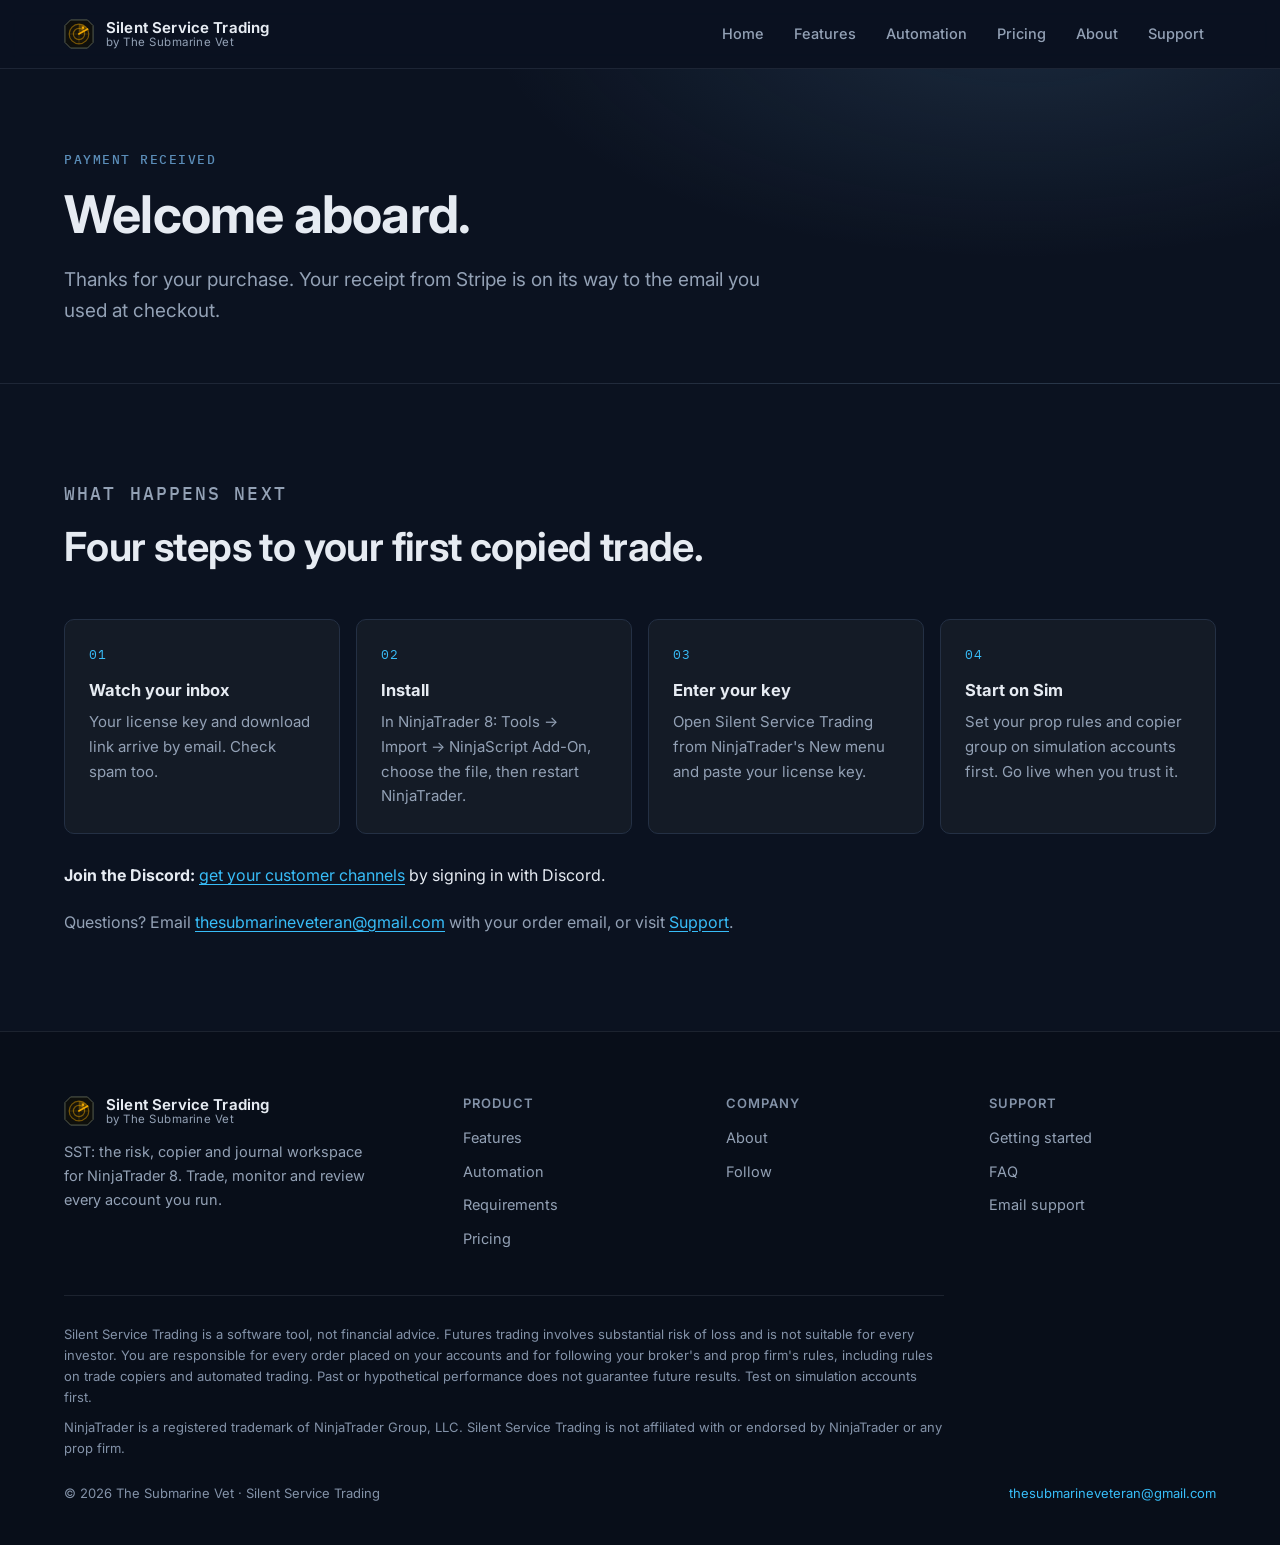
<file: command-center/thanks/index.html>
<!doctype html>
<html lang="en">
<head>
<meta charset="utf-8">
<meta name="viewport" content="width=device-width, initial-scale=1">
<title>Welcome aboard — SST | Silent Service Trading</title>
<meta name="description" content="Thanks for your purchase. Here's how to install SST and get started.">
<meta name="robots" content="noindex">
<link rel="canonical" href="https://silentservicetrading.com/command-center/thanks/">
<meta name="theme-color" content="#0B1220">
<meta property="og:type" content="website">
<meta property="og:site_name" content="Silent Service Trading">
<meta property="og:title" content="Welcome aboard — SST | Silent Service Trading">
<meta property="og:description" content="Thanks for your purchase. Here's how to install SST and get started.">
<meta property="og:url" content="https://silentservicetrading.com/command-center/thanks/">
<meta name="twitter:card" content="summary">
<link rel="icon" href="/assets/img/favicon.svg" type="image/svg+xml">
<link rel="icon" href="/assets/img/favicon-32.png" sizes="32x32" type="image/png">
<link rel="apple-touch-icon" href="/assets/img/apple-touch-icon.png">
<link rel="manifest" href="/site.webmanifest">
<link rel="preconnect" href="https://fonts.googleapis.com">
<link rel="preconnect" href="https://fonts.gstatic.com" crossorigin>
<link href="https://fonts.googleapis.com/css2?family=IBM+Plex+Mono:wght@400;500&family=Inter:wght@400;500;600;650;700&display=swap" rel="stylesheet">
<link rel="stylesheet" href="/assets/site.css?v=ae870fbe">
<script src="/assets/site.js?v=ae870fbe" defer></script>
</head>
<body>
<a class="skip" href="#main">Skip to content</a>
<header class="site-header">
  <div class="wrap">
    <a class="logo" href="/" aria-label="Silent Service Trading — home">
      <svg class="logo-mark" viewBox="0 0 64 64" aria-hidden="true" focusable="false">
  <path d="M14 2 H50 L62 14 V50 L50 62 H14 L2 50 V14 Z" fill="#0E0F0C" stroke="#5C6352" stroke-width="2"/>
  <circle cx="32" cy="32" r="21" fill="#17140A" stroke="#F2A900" stroke-opacity="0.45" stroke-width="2.5"/>
  <circle cx="32" cy="32" r="12" fill="none" stroke="#F2A900" stroke-opacity="0.45" stroke-width="2.5"/>
  <path d="M32 11 V53 M11 32 H53" stroke="#F2A900" stroke-opacity="0.25" stroke-width="1.5"/>
  <path d="M32 32 L32 11 A21 21 0 0 1 50.2 21.5 Z" fill="#F2A900" fill-opacity="0.28"/>
  <path d="M32 32 L50.2 21.5" stroke="#F2A900" stroke-width="3.5" stroke-linecap="square"/>
  <rect x="38" y="16" width="5" height="5" fill="#F2A900"/>
</svg>
      <span class="logo-text"><strong>Silent Service Trading</strong><span>by The Submarine Vet</span></span>
    </a>
    <button class="menu-btn" type="button" aria-expanded="false" aria-controls="site-nav">Menu</button>
    <nav class="nav" id="site-nav" aria-label="Main">
      <a href="/">Home</a>
      <a href="/command-center/">Features</a>
      <a href="/automation/">Automation</a>
      <a href="/pricing/">Pricing</a>
      <a href="/about/">About</a>
      <a href="/support/">Support</a>
    </nav>
  </div>
</header>
<main id="main">
<section class="page-hero">
  <div class="wrap">
    <p class="eyebrow">Payment received</p>
    <h1>Welcome aboard.</h1>
    <p class="lead">Thanks for your purchase. Your receipt from Stripe is on its way to the email you used at checkout.</p>
  </div>
</section>
<section class="section">
  <div class="wrap">
    <div id="keybox" class="card" style="display:none;margin-bottom:36px">
      <p class="eyebrow" style="margin:0 0 6px">Your license key</p>
      <p id="kb-msg" class="muted" style="margin:0">Getting your key…</p>
      <div id="kb-keyrow" style="display:none;align-items:center;gap:12px;flex-wrap:wrap;margin-top:6px">
        <code id="kb-key" style="font:700 22px 'IBM Plex Mono',monospace;letter-spacing:.04em;color:#F2A900"></code>
        <button class="btn btn-secondary" type="button" id="kb-copy">Copy</button>
      </div>
      <p id="kb-note" class="muted" style="display:none;margin:10px 0 0"></p>
    </div>
<script>
(function () {
  var sid = new URLSearchParams(location.search).get('session_id');
  if (!sid) return;
  var box = document.getElementById('keybox'); box.style.display = '';
  fetch('https://script.google.com/macros/s/AKfycbyB-xatkIN-GCc3uUEgaa0H1QC5Yi1rD7DsWEI442XxuRJj9Jlsqq6p9635eTSCdNI_yA/exec?a=claim&session=' + encodeURIComponent(sid)).then(function (r) { return r.json(); }).then(function (d) {
    if (!d.ok) { if (d.error && window.console) console.warn('License claim: ' + d.error); document.getElementById('kb-msg').textContent = 'Your key will arrive by email in a few minutes.'; return; }
    document.getElementById('kb-msg').textContent = d.product + ':';
    document.getElementById('kb-key').textContent = d.key;
    document.getElementById('kb-keyrow').style.display = 'flex';
    var n = document.getElementById('kb-note'); n.style.display = '';
    n.innerHTML = 'We also emailed it to <strong></strong>. <a href="/discord/">Get your customer channels on Discord</a>.';
    n.querySelector('strong').textContent = d.email || 'you';
    document.getElementById('kb-copy').onclick = function () { navigator.clipboard.writeText(d.key); this.textContent = 'Copied'; };
  }).catch(function () { document.getElementById('kb-msg').textContent = 'Your key will arrive by email in a few minutes.'; });
})();
</script>
    <div class="section-head"><p class="eyebrow">What happens next</p><h2>Four steps to your first copied trade.</h2></div>
    <ol class="steps">
      <li><strong>Watch your inbox</strong>Your license key and download link arrive by email. Check spam too.</li>
      <li><strong>Install</strong>In NinjaTrader&nbsp;8: Tools → Import → NinjaScript Add-On, choose the file, then restart NinjaTrader.</li>
      <li><strong>Enter your key</strong>Open Silent Service Trading from NinjaTrader's New menu and paste your license key.</li>
      <li><strong>Start on Sim</strong>Set your prop rules and copier group on simulation accounts first. Go live when you trust it.</li>
    </ol>
    <p style="margin-top:28px"><strong>Join the Discord:</strong> <a href="/discord/">get your customer channels</a> by signing in with Discord.</p>
    <p class="muted" style="margin-top:20px">Questions? Email <a href="mailto:thesubmarineveteran@gmail.com">thesubmarineveteran@gmail.com</a> with your order email, or visit <a href="/support/">Support</a>.</p>
  </div>
</section>
</main>
<footer class="site-footer">
  <div class="wrap">
    <div class="foot-grid">
      <div class="foot-brand">
        <a class="logo" href="/" aria-label="Silent Service Trading — home"><svg class="logo-mark" viewBox="0 0 64 64" aria-hidden="true" focusable="false">
  <path d="M14 2 H50 L62 14 V50 L50 62 H14 L2 50 V14 Z" fill="#0E0F0C" stroke="#5C6352" stroke-width="2"/>
  <circle cx="32" cy="32" r="21" fill="#17140A" stroke="#F2A900" stroke-opacity="0.45" stroke-width="2.5"/>
  <circle cx="32" cy="32" r="12" fill="none" stroke="#F2A900" stroke-opacity="0.45" stroke-width="2.5"/>
  <path d="M32 11 V53 M11 32 H53" stroke="#F2A900" stroke-opacity="0.25" stroke-width="1.5"/>
  <path d="M32 32 L32 11 A21 21 0 0 1 50.2 21.5 Z" fill="#F2A900" fill-opacity="0.28"/>
  <path d="M32 32 L50.2 21.5" stroke="#F2A900" stroke-width="3.5" stroke-linecap="square"/>
  <rect x="38" y="16" width="5" height="5" fill="#F2A900"/>
</svg><span class="logo-text"><strong>Silent Service Trading</strong><span>by The Submarine Vet</span></span></a>
        <p>SST: the risk, copier and journal workspace for NinjaTrader&nbsp;8. Trade, monitor and review every account you run.</p>
      </div>
      <div class="foot-col">
        <h2>Product</h2>
        <ul>
          <li><a href="/command-center/">Features</a></li>
          <li><a href="/automation/">Automation</a></li>
          <li><a href="/command-center/#requirements">Requirements</a></li>
          <li><a href="/pricing/">Pricing</a></li>
        </ul>
      </div>
      <div class="foot-col">
        <h2>Company</h2>
        <ul>
          <li><a href="/about/">About</a></li>
          <li><a href="/about/#follow">Follow</a></li>
        </ul>
      </div>
      <div class="foot-col">
        <h2>Support</h2>
        <ul>
          <li><a href="/support/#getting-started">Getting started</a></li>
          <li><a href="/support/#faq">FAQ</a></li>
          <li><a href="mailto:thesubmarineveteran@gmail.com">Email support</a></li>
        </ul>
      </div>
    </div>
    <p class="disclaimer">Silent Service Trading is a software tool, not financial advice. Futures trading involves substantial risk of loss and is not suitable for every investor. You are responsible for every order placed on your accounts and for following your broker's and prop firm's rules, including rules on trade copiers and automated trading. Past or hypothetical performance does not guarantee future results. Test on simulation accounts first.</p>
    <p class="disclaimer">NinjaTrader is a registered trademark of NinjaTrader Group, LLC. Silent Service Trading is not affiliated with or endorsed by NinjaTrader or any prop firm.</p>
    <div class="foot-bottom">
      <span>&copy; <span data-year>2026</span> The Submarine Vet · Silent Service Trading</span>
      <a href="mailto:thesubmarineveteran@gmail.com">thesubmarineveteran@gmail.com</a>
    </div>
  </div>
</footer>
</body>
</html>
</file>
<file: assets/site.css>
/* Silent Service Trading — site styles
   Parent brand: The Submarine Vet · Platform: Silent Service Trading · Product: Command Center */

:root{
  --navy-950:#080E19;
  --navy-900:#0B1220;
  --navy-850:#0F1A2B;
  --panel:#141B26;
  --panel-2:#18212F;
  --border:#243044;
  --border-soft:rgba(147,161,181,0.14);
  --text:#E6EBF2;
  --text-muted:#93A1B5;
  --text-faint:#8392A8;
  --steel:#5B8DB8;
  --steel-soft:rgba(91,141,184,0.16);
  --cyan:#38BDF8;
  --cyan-hover:#7DD3FC;
  --cyan-ink:#04131C;
  --amber:#E0B25A;
  --green:#4ADE9A;
  --radius:10px;
  --radius-sm:6px;
  --max:1200px;
  --sans:'Inter', -apple-system, BlinkMacSystemFont, 'Segoe UI', Roboto, sans-serif;
  --mono:'IBM Plex Mono', ui-monospace, SFMono-Regular, Menlo, Consolas, monospace;
  --shadow:0 24px 60px -24px rgba(0,0,0,0.6);
}

*,*::before,*::after{box-sizing:border-box;}
html{scroll-behavior:smooth;-webkit-text-size-adjust:100%;}
@media (prefers-reduced-motion:reduce){html{scroll-behavior:auto;}*{transition:none!important;}}
body{
  margin:0;
  background:var(--navy-900);
  color:var(--text);
  font-family:var(--sans);
  font-size:16px;
  line-height:1.65;
  -webkit-font-smoothing:antialiased;
}
img{max-width:100%;height:auto;display:block;}
a{color:var(--cyan);text-decoration:none;}
a:hover{color:var(--cyan-hover);}
:focus-visible{outline:2px solid var(--cyan);outline-offset:3px;border-radius:4px;}
h1,h2,h3,h4{line-height:1.2;letter-spacing:-0.015em;margin:0;font-weight:650;}
p{margin:0;}
.wrap{max-width:var(--max);margin:0 auto;padding:0 24px;}
.sr-only{position:absolute;width:1px;height:1px;padding:0;margin:-1px;overflow:hidden;clip:rect(0,0,0,0);white-space:nowrap;border:0;}
.skip{position:absolute;left:16px;top:-48px;z-index:100;background:var(--cyan);color:var(--cyan-ink);padding:10px 16px;border-radius:var(--radius-sm);font-weight:600;}
.skip:focus{top:12px;}

/* ---------- header ---------- */
.site-header{
  position:sticky;top:0;z-index:50;
  background:rgba(11,18,32,0.88);
  backdrop-filter:saturate(140%) blur(10px);
  -webkit-backdrop-filter:saturate(140%) blur(10px);
  border-bottom:1px solid var(--border-soft);
}
.site-header .wrap{display:flex;align-items:center;justify-content:space-between;height:68px;gap:24px;}
.logo{display:flex;align-items:center;gap:12px;color:var(--text);}
.logo:hover{color:var(--text);}
.logo-mark{width:30px;height:30px;flex:none;}
.logo-text{display:flex;flex-direction:column;line-height:1.15;}
.logo-text strong{font-size:15px;font-weight:650;letter-spacing:0.01em;}
.logo-text span{font-size:11.5px;color:var(--text-muted);letter-spacing:0.04em;}
.nav{display:flex;align-items:center;gap:6px;}
.nav a{color:var(--text-muted);font-size:14.5px;font-weight:500;padding:8px 12px;border-radius:var(--radius-sm);}
.nav a:hover{color:var(--text);background:rgba(255,255,255,0.04);}
.nav a[aria-current="page"]{color:var(--text);}
.nav a[aria-current="page"]::after{content:"";display:block;height:2px;background:var(--cyan);border-radius:2px;margin-top:4px;}
.nav .btn{margin-left:10px;}
.menu-btn{display:none;background:none;border:1px solid var(--border);color:var(--text);border-radius:var(--radius-sm);padding:8px 12px;font:inherit;font-size:14px;cursor:pointer;}
@media (max-width:880px){
  .menu-btn{display:inline-flex;align-items:center;gap:8px;}
  .nav{display:none;position:absolute;top:68px;left:0;right:0;flex-direction:column;align-items:stretch;gap:0;
       background:var(--navy-900);border-bottom:1px solid var(--border);padding:8px 16px 16px;}
  .nav.open{display:flex;}
  .nav a{padding:14px 8px;border-bottom:1px solid var(--border-soft);border-radius:0;font-size:16px;}
  .nav a[aria-current="page"]::after{display:none;}
  .nav a[aria-current="page"]{color:var(--cyan);}
  .nav .btn{margin:14px 0 0;text-align:center;border-bottom:none;border-radius:var(--radius-sm);}
}

/* ---------- buttons ---------- */
.btn{
  display:inline-flex;align-items:center;justify-content:center;gap:8px;
  font-family:var(--sans);font-size:15px;font-weight:600;line-height:1;
  padding:14px 22px;border-radius:var(--radius-sm);border:1px solid transparent;
  cursor:pointer;transition:background .15s,border-color .15s,color .15s;white-space:nowrap;
}
.btn-primary{background:var(--cyan);color:var(--cyan-ink);}
.btn-primary:hover{background:var(--cyan-hover);color:var(--cyan-ink);}
.btn-secondary{background:transparent;color:var(--text);border-color:var(--border);}
.btn-secondary:hover{border-color:var(--steel);color:var(--text);background:var(--steel-soft);}
.btn-sm{padding:10px 16px;font-size:14px;}
.btn-block{width:100%;}
.btn-row{display:flex;flex-wrap:wrap;gap:12px;}

/* ---------- type helpers ---------- */
.eyebrow{font-family:var(--mono);font-size:12.5px;font-weight:500;letter-spacing:0.12em;text-transform:uppercase;color:var(--steel);margin-bottom:14px;}
.lead{font-size:19px;color:var(--text-muted);max-width:60ch;}
.muted{color:var(--text-muted);}
.small{font-size:14px;}

/* ---------- sections ---------- */
main{display:block;}
.section{padding:96px 0;}
.section-tight{padding:64px 0;}
.section-alt{background:var(--navy-850);border-top:1px solid var(--border-soft);border-bottom:1px solid var(--border-soft);}
.section-head{max-width:720px;margin-bottom:48px;}
.section-head.center{margin-left:auto;margin-right:auto;text-align:center;}
.section-head h2{font-size:clamp(28px,3.4vw,40px);margin-bottom:16px;}
.section-head p{color:var(--text-muted);font-size:17.5px;}
@media (max-width:720px){ .section{padding:68px 0;} .section-head{margin-bottom:36px;} }

/* ---------- hero ---------- */
.hero{position:relative;padding:88px 0 72px;overflow:hidden;
  background:radial-gradient(1100px 520px at 75% -10%, rgba(91,141,184,0.22), transparent 60%),
             radial-gradient(700px 400px at 0% 0%, rgba(56,189,248,0.07), transparent 60%),
             var(--navy-900);}
.hero-grid{display:grid;grid-template-columns:minmax(0,1fr);gap:56px;align-items:center;}
@media (min-width:1000px){ .hero-grid{grid-template-columns:minmax(0,0.9fr) minmax(0,1.1fr);} }
.hero h1{font-size:clamp(38px,5.4vw,62px);font-weight:700;letter-spacing:-0.025em;margin-bottom:22px;}
.hero h1 .accent{color:var(--cyan);}
.hero .lead{margin-bottom:32px;}
.hero-note{margin-top:18px;font-size:14px;color:var(--text-faint);}
.page-hero{padding:80px 0 56px;background:radial-gradient(900px 420px at 80% -20%, rgba(91,141,184,0.2), transparent 60%),var(--navy-900);border-bottom:1px solid var(--border-soft);}
.page-hero h1{font-size:clamp(34px,4.6vw,52px);font-weight:700;margin-bottom:18px;max-width:20ch;}

/* ---------- product shot / screenshot frame ---------- */
.shot{
  position:relative;border-radius:var(--radius);
  background:linear-gradient(180deg,#1A2333,#121925);
  border:1px solid var(--border);
  box-shadow:var(--shadow);overflow:hidden;
}
.shot-bar{display:flex;align-items:center;gap:7px;padding:10px 14px;border-bottom:1px solid var(--border);background:#111824;}
.shot-bar i{width:10px;height:10px;border-radius:50%;background:#2A3548;}
.shot-bar span{margin-left:10px;font-family:var(--mono);font-size:11.5px;color:var(--text-faint);}
.shot img{width:100%;}
/* placeholder until real screenshots are added */
.shot-placeholder{
  aspect-ratio:16/10;display:flex;flex-direction:column;align-items:center;justify-content:center;gap:10px;
  text-align:center;padding:24px;color:var(--text-faint);
  background:
    repeating-linear-gradient(0deg, transparent 0 31px, rgba(147,161,181,0.06) 31px 32px),
    repeating-linear-gradient(90deg, transparent 0 31px, rgba(147,161,181,0.06) 31px 32px);
}
.shot-placeholder strong{color:var(--text-muted);font-size:15px;font-weight:600;}
.shot-placeholder span{font-family:var(--mono);font-size:12px;}

/* ---------- trust strip ---------- */
.strip{border-top:1px solid var(--border-soft);border-bottom:1px solid var(--border-soft);background:var(--navy-950);}
.strip ul{list-style:none;margin:0;padding:22px 0;display:grid;grid-template-columns:repeat(2,minmax(0,1fr));gap:18px 24px;}
@media (min-width:900px){ .strip ul{grid-template-columns:repeat(4,minmax(0,1fr));} }
.strip li{display:flex;align-items:center;gap:12px;color:var(--text-muted);font-size:14.5px;}
.strip svg{width:20px;height:20px;flex:none;color:var(--steel);}

/* ---------- cards ---------- */
.grid-4{display:grid;grid-template-columns:minmax(0,1fr);gap:20px;}
@media (min-width:640px){ .grid-4{grid-template-columns:repeat(2,minmax(0,1fr));} }
@media (min-width:1080px){ .grid-4{grid-template-columns:repeat(4,minmax(0,1fr));} }
.grid-3{display:grid;grid-template-columns:minmax(0,1fr);gap:20px;}
@media (min-width:860px){ .grid-3{grid-template-columns:repeat(3,minmax(0,1fr));} }
.grid-2{display:grid;grid-template-columns:minmax(0,1fr);gap:20px;}
@media (min-width:820px){ .grid-2{grid-template-columns:repeat(2,minmax(0,1fr));} }
.card{background:var(--panel);border:1px solid var(--border);border-radius:var(--radius);padding:28px;}
a.card{display:block;color:var(--text);transition:border-color .15s,transform .15s;}
a.card:hover{border-color:var(--steel);color:var(--text);}
.card h3{font-size:19px;margin-bottom:10px;}
.card p{color:var(--text-muted);font-size:15px;}
.card .more{display:inline-block;margin-top:16px;font-size:14px;font-weight:600;color:var(--cyan);}
.icon{width:42px;height:42px;border-radius:9px;display:grid;place-items:center;background:var(--steel-soft);color:var(--cyan);margin-bottom:18px;}
.icon svg{width:22px;height:22px;}

/* ---------- walkthrough rows ---------- */
.row{display:grid;grid-template-columns:minmax(0,1fr);gap:40px;align-items:center;}
.row + .row{margin-top:88px;}
@media (min-width:960px){
  .row{grid-template-columns:minmax(0,1fr) minmax(0,1.15fr);gap:64px;}
  .row.flip{grid-template-columns:minmax(0,1.15fr) minmax(0,1fr);}
  .row.flip > :first-child{order:2;}
}
.row h3{font-size:clamp(24px,2.6vw,30px);margin-bottom:14px;}
.row p{color:var(--text-muted);margin-bottom:18px;}
.checks{list-style:none;margin:0;padding:0;display:grid;gap:10px;}
.checks li{position:relative;padding-left:28px;color:var(--text);font-size:15.5px;}
.checks li::before{content:"";position:absolute;left:0;top:7px;width:16px;height:16px;border-radius:50%;
  background:var(--steel-soft) url("data:image/svg+xml,%3Csvg xmlns='http://www.w3.org/2000/svg' viewBox='0 0 16 16'%3E%3Cpath d='M4.5 8.2l2.2 2.2 4.8-4.8' fill='none' stroke='%2338BDF8' stroke-width='1.8' stroke-linecap='round' stroke-linejoin='round'/%3E%3C/svg%3E") center/16px no-repeat;}
.checks li span{color:var(--text-muted);}

/* ---------- feature categories (Command Center page) ---------- */
.cat{scroll-margin-top:96px;}
.cat + .cat{margin-top:96px;}
.cat-head{display:flex;align-items:flex-start;gap:18px;margin-bottom:32px;max-width:760px;}
.cat-head .icon{margin:0;flex:none;}
.cat-head h2{font-size:clamp(26px,3vw,34px);margin-bottom:8px;}
.cat-head p{color:var(--text-muted);}
.feature-list{display:grid;grid-template-columns:minmax(0,1fr);gap:16px;}
@media (min-width:760px){ .feature-list{grid-template-columns:repeat(2,minmax(0,1fr));} }
.feature{background:var(--panel);border:1px solid var(--border);border-radius:var(--radius);padding:22px 24px;}
.feature h3{font-size:16.5px;margin-bottom:6px;display:flex;align-items:center;gap:10px;flex-wrap:wrap;}
.feature p{color:var(--text-muted);font-size:15px;}
.badge{display:inline-block;font-family:var(--mono);font-size:11px;font-weight:500;letter-spacing:0.08em;text-transform:uppercase;
  padding:3px 8px;border-radius:999px;border:1px solid;}
.badge-available{color:var(--green);border-color:rgba(74,222,154,0.35);background:rgba(74,222,154,0.08);}
.badge-planned{color:var(--amber);border-color:rgba(224,178,90,0.4);background:rgba(224,178,90,0.08);}
.badge-early{color:var(--cyan);border-color:rgba(56,189,248,0.35);background:rgba(56,189,248,0.08);}
.legend{display:flex;flex-wrap:wrap;gap:16px;align-items:center;font-size:14px;color:var(--text-muted);}
.subnav{position:sticky;top:68px;z-index:40;background:rgba(15,26,43,0.92);backdrop-filter:blur(8px);-webkit-backdrop-filter:blur(8px);border-bottom:1px solid var(--border-soft);}
.subnav ul{list-style:none;margin:0;padding:0;display:flex;gap:4px;overflow-x:auto;}
.subnav a{display:block;padding:14px 16px;color:var(--text-muted);font-size:14.5px;font-weight:500;white-space:nowrap;}
.subnav a:hover{color:var(--text);}

/* ---------- pricing ---------- */
.plans{display:grid;grid-template-columns:minmax(0,1fr);gap:20px;align-items:stretch;}
@media (min-width:920px){ .plans{grid-template-columns:repeat(3,minmax(0,1fr));} }
.plan{position:relative;display:flex;flex-direction:column;background:var(--panel);border:1px solid var(--border);border-radius:var(--radius);padding:32px 28px;}
.plan.featured{border-color:var(--steel);background:linear-gradient(180deg,rgba(91,141,184,0.12),var(--panel) 40%);}
.plan-flag{position:absolute;top:-12px;left:28px;}
.plan h2,.plan h3{font-size:18px;margin-bottom:6px;}
.plan .plan-sub{color:var(--text-muted);font-size:14.5px;margin-bottom:22px;min-height:2.6em;}
.price{font-size:44px;font-weight:700;letter-spacing:-0.03em;line-height:1;}
.price small{font-size:15px;font-weight:500;color:var(--text-muted);letter-spacing:0;margin-left:6px;}
.price-note{font-size:14px;color:var(--text-muted);margin:10px 0 24px;}
.plan .checks{margin-bottom:28px;flex:1;}
.plan .checks li{font-size:15px;}
.reqs{display:flex;flex-wrap:wrap;gap:12px 32px;margin-top:28px;padding:20px 24px;border:1px solid var(--border);border-radius:var(--radius);background:var(--navy-850);font-size:14.5px;color:var(--text-muted);}
.reqs strong{color:var(--text);font-weight:600;}
.notice{display:flex;gap:14px;align-items:flex-start;padding:18px 22px;border-radius:var(--radius);border:1px solid rgba(56,189,248,0.3);background:rgba(56,189,248,0.06);color:var(--text);font-size:15px;margin-bottom:40px;}
.notice svg{width:20px;height:20px;flex:none;margin-top:2px;color:var(--cyan);}
.notice p + p{margin-top:6px;}
.notice .muted{font-size:14.5px;}

/* ---------- compare table ---------- */
.table-wrap{overflow-x:auto;border:1px solid var(--border);border-radius:var(--radius);}
table{width:100%;border-collapse:collapse;font-size:15px;min-width:560px;}
th,td{text-align:left;padding:14px 18px;border-bottom:1px solid var(--border-soft);}
thead th{font-size:13px;font-weight:600;letter-spacing:0.04em;text-transform:uppercase;color:var(--text-muted);background:var(--navy-850);}
tbody th{font-weight:500;color:var(--text);}
td{color:var(--text-muted);}
tr:last-child th,tr:last-child td{border-bottom:none;}
.yes{color:var(--green);font-weight:600;}

/* ---------- FAQ ---------- */
.faq{max-width:860px;}
.faq details{border-bottom:1px solid var(--border);}
.faq details:first-child{border-top:1px solid var(--border);}
.faq summary{cursor:pointer;list-style:none;display:flex;justify-content:space-between;align-items:center;gap:20px;padding:20px 0;font-weight:600;font-size:16.5px;}
.faq summary::-webkit-details-marker{display:none;}
.faq summary::after{content:"";width:12px;height:12px;flex:none;border-right:2px solid var(--steel);border-bottom:2px solid var(--steel);transform:rotate(45deg) translateY(-3px);transition:transform .2s;}
.faq details[open] summary::after{transform:rotate(-135deg) translateY(-3px);}
.faq details > div{padding:0 0 22px;color:var(--text-muted);max-width:72ch;}
.faq details > div p + p{margin-top:10px;}

/* ---------- founder ---------- */
.founder{display:grid;grid-template-columns:minmax(0,1fr);gap:40px;align-items:center;}
@media (min-width:900px){ .founder{grid-template-columns:minmax(0,0.8fr) minmax(0,1.2fr);gap:64px;} }
.founder-mark{aspect-ratio:1/1;max-width:380px;border-radius:var(--radius);border:1px solid var(--border);
  background:radial-gradient(circle at 50% 50%, rgba(91,141,184,0.18), transparent 65%),var(--panel);display:grid;place-items:center;}
.founder-mark svg{width:58%;height:auto;}
.founder h2{font-size:clamp(26px,3vw,36px);margin-bottom:16px;}
.founder p{color:var(--text-muted);}
.founder p + p{margin-top:14px;}
.quote{margin:24px 0 0;padding:4px 0 4px 18px;border-left:3px solid var(--steel);color:var(--text);font-size:18px;}

/* ---------- prose (about/support) ---------- */
.prose{max-width:720px;}
.prose h2{font-size:clamp(24px,2.6vw,30px);margin:56px 0 16px;}
.prose h2:first-child{margin-top:0;}
.prose h3{font-size:18px;margin:32px 0 10px;}
.prose p,.prose li{color:var(--text-muted);}
.prose p + p{margin-top:14px;}
.prose ul,.prose ol{padding-left:22px;margin:14px 0;}
.prose li + li{margin-top:8px;}
.prose strong{color:var(--text);}
.steps{list-style:none;counter-reset:s;margin:0;padding:0;display:grid;gap:16px;}
@media (min-width:900px){ .steps{grid-template-columns:repeat(4,minmax(0,1fr));} }
.steps li{counter-increment:s;background:var(--panel);border:1px solid var(--border);border-radius:var(--radius);padding:24px;color:var(--text-muted);font-size:15px;}
.steps li::before{content:counter(s,decimal-leading-zero);display:block;font-family:var(--mono);color:var(--cyan);font-size:13px;letter-spacing:0.08em;margin-bottom:12px;}
.steps li strong{display:block;color:var(--text);font-size:16.5px;margin-bottom:6px;}
.contact-card{display:flex;flex-direction:column;gap:6px;}
.contact-card a{font-size:17px;font-weight:600;word-break:break-word;}
.follow{display:flex;flex-wrap:wrap;gap:10px;}
.follow a{display:inline-flex;align-items:center;padding:9px 14px;border:1px solid var(--border);border-radius:999px;color:var(--text-muted);font-size:14px;}
.follow a:hover{color:var(--text);border-color:var(--steel);}

/* ---------- CTA band ---------- */
.cta{border-radius:16px;padding:56px 40px;text-align:center;border:1px solid var(--border);
  background:radial-gradient(700px 300px at 50% 0%, rgba(56,189,248,0.12), transparent 70%),var(--panel);}
.cta h2{font-size:clamp(28px,3.4vw,40px);margin-bottom:14px;}
.cta p{color:var(--text-muted);max-width:56ch;margin:0 auto 28px;}
.cta .btn-row{justify-content:center;}
@media (max-width:600px){ .cta{padding:40px 22px;} }

/* ---------- footer ---------- */
.site-footer{border-top:1px solid var(--border-soft);background:var(--navy-950);padding:64px 0 40px;font-size:14.5px;}
.foot-grid{display:grid;grid-template-columns:minmax(0,1fr);gap:36px;margin-bottom:44px;}
@media (min-width:760px){ .foot-grid{grid-template-columns:1.6fr 1fr 1fr 1fr;} }
.foot-brand p{color:var(--text-muted);margin-top:14px;max-width:34ch;}
.foot-col h2{font-size:13px;font-weight:600;letter-spacing:0.08em;text-transform:uppercase;color:var(--text-faint);margin-bottom:14px;}
.foot-col ul{list-style:none;margin:0;padding:0;display:grid;gap:10px;}
.foot-col a{color:var(--text-muted);}
.foot-col a:hover{color:var(--text);}
.disclaimer{color:var(--text-faint);font-size:13px;line-height:1.6;max-width:110ch;border-top:1px solid var(--border-soft);padding-top:28px;}
.disclaimer + .disclaimer{border-top:none;padding-top:10px;}
.foot-bottom{display:flex;flex-wrap:wrap;justify-content:space-between;gap:12px;margin-top:24px;color:var(--text-faint);font-size:13px;}

/* accessibility fixes */
.nav a.btn-primary,.nav a.btn-primary:hover{color:var(--cyan-ink);background:var(--cyan);}
.nav a.btn-primary:hover{background:var(--cyan-hover);}
p a,li a,.faq a,.notice a{text-decoration:underline;text-underline-offset:3px;text-decoration-thickness:1px;}
.nav a,.btn,.card a,.follow a,.foot-col a,.foot-bottom a,a.card .more,.logo{text-decoration:none;}
.subnav a{text-decoration:none;}
.plan-flag{background:#2A2414;}
.shot{margin:0;}
.shot-bar span{white-space:nowrap;overflow:hidden;text-overflow:ellipsis;min-width:0;}
.shot-real{background:#000;}
.shot-real img{display:block;width:100%;height:auto;}

/* Automation page */
.auto-head{display:grid;grid-template-columns:1.4fr 1fr;gap:48px;align-items:start;}
.auto-head h2{margin:8px 0 14px;}
.auto-head .checks{margin-top:22px;}
.auto-price h3{font-size:22px;margin-bottom:12px;}
.bt-grid{align-items:start;}
.bt-head h3{margin-bottom:4px;}
.stats{display:grid;grid-template-columns:repeat(2,1fr);gap:1px;background:var(--border);border:1px solid var(--border);border-radius:var(--radius-sm);overflow:hidden;margin:20px 0;}
.stat{background:var(--panel);padding:12px 14px;display:flex;flex-direction:column;gap:4px;}
.stat span{font-size:12px;color:var(--text-muted);text-transform:uppercase;letter-spacing:.06em;}
.stat strong{font-family:var(--mono);font-size:18px;font-weight:500;color:var(--text);}
.bt-curve{margin:0;}
.curve{display:block;width:100%;height:160px;background:var(--navy-900);border:1px solid var(--border);border-radius:var(--radius-sm);}
.bt-curve figcaption{margin-top:8px;}
.bt-months{margin-top:18px;}
.bt-months summary{cursor:pointer;font-weight:600;font-size:15px;}
.bt-months table{margin-top:12px;width:100%;}
.bt-months td.num{text-align:right;font-family:var(--mono);}
.bt-months td.neg{color:#F87171;}
.bt-notes{margin:40px 0 0;}
.bt-notes ul{margin:8px 0 12px 18px;color:var(--text-muted);}
.bt-notes li{margin-bottom:6px;}
@media (max-width:860px){.auto-head{grid-template-columns:1fr;gap:32px;}}
.checkout-note{text-align:center;margin:20px 0 0;}
.steps code{overflow-wrap:anywhere;word-break:break-word;font-family:var(--mono);font-size:.92em;}
.price-group-head{margin:56px 0 24px;max-width:720px;}
.price-group-head h2{margin:6px 0 8px;}
.plans-solo{display:grid;grid-template-columns:minmax(0,1fr) minmax(0,2fr);gap:32px;align-items:center;}
.plan-aside h3{font-size:18px;margin:0 0 6px;}
.plan-aside p{margin:0 0 22px;}
@media (max-width:860px){.plans-solo{grid-template-columns:1fr;}}

/* Screenshot zoom */
.zoom{display:block;position:relative;width:100%;padding:0;margin:0;border:0;background:none;cursor:zoom-in;color:inherit;font:inherit;}
.zoom img{display:block;width:100%;height:auto;}
.zoom-hint{position:absolute;right:12px;bottom:12px;display:inline-flex;align-items:center;gap:6px;padding:6px 10px;border-radius:999px;background:rgba(11,18,32,.82);border:1px solid var(--border);color:var(--text);font-size:12.5px;opacity:0;transition:opacity .15s;}
.zoom:hover .zoom-hint,.zoom:focus-visible .zoom-hint{opacity:1;}
.zoom:focus-visible{outline:2px solid var(--accent, #38BDF8);outline-offset:3px;}
@media (hover:none){.zoom-hint{opacity:1;}}
.lightbox{padding:0;border:0;background:transparent;max-width:none;max-height:none;width:100vw;height:100vh;margin:0;display:none;}
.lightbox[open]{display:flex;align-items:center;justify-content:center;cursor:zoom-out;}
.lightbox::backdrop{background:rgba(5,9,16,.92);}
.lightbox-img{max-width:96vw;max-height:92vh;width:auto;height:auto;border-radius:8px;box-shadow:0 20px 60px rgba(0,0,0,.6);}
.lightbox-close{position:fixed;top:14px;right:18px;width:44px;height:44px;border-radius:50%;border:1px solid var(--border);background:rgba(20,27,38,.9);color:var(--text);font-size:28px;line-height:1;cursor:pointer;}
.lightbox-close:focus-visible{outline:2px solid #38BDF8;outline-offset:2px;}
html.lightbox-open{overflow:hidden;}
</file>
